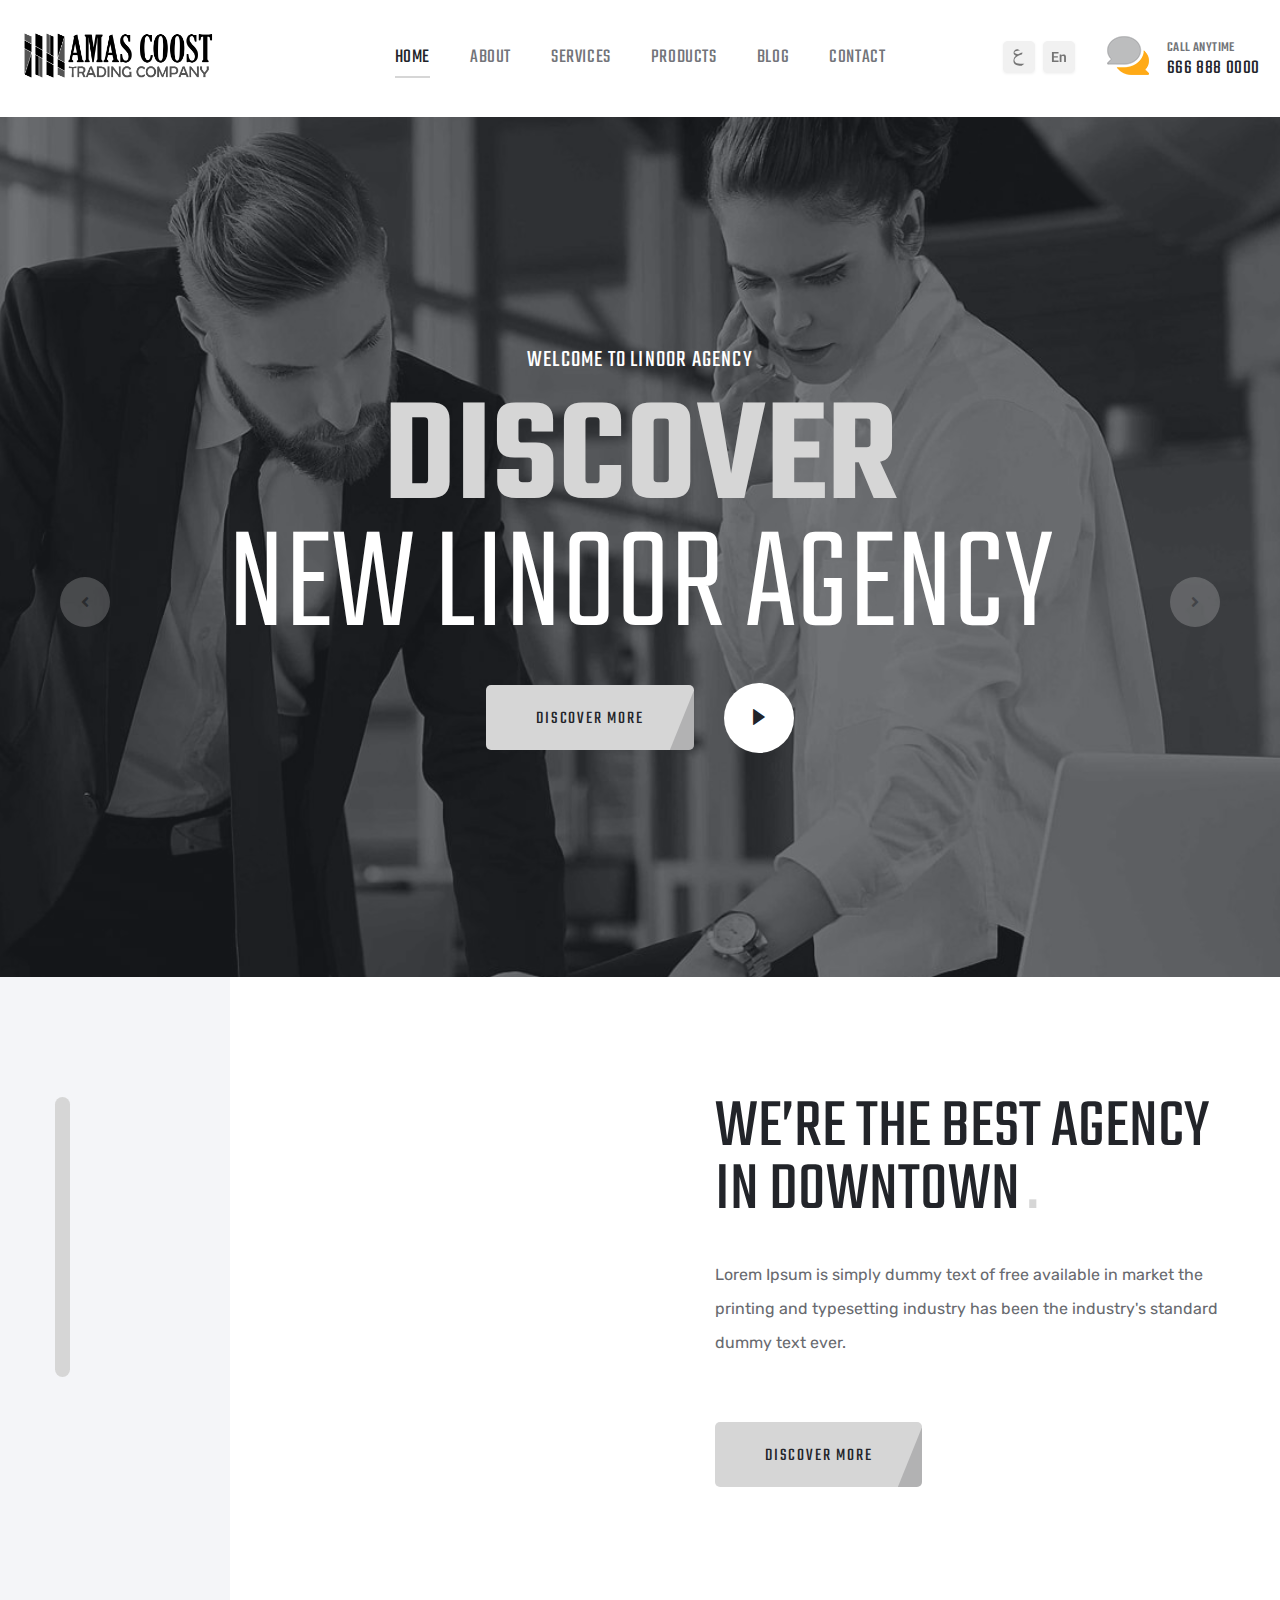
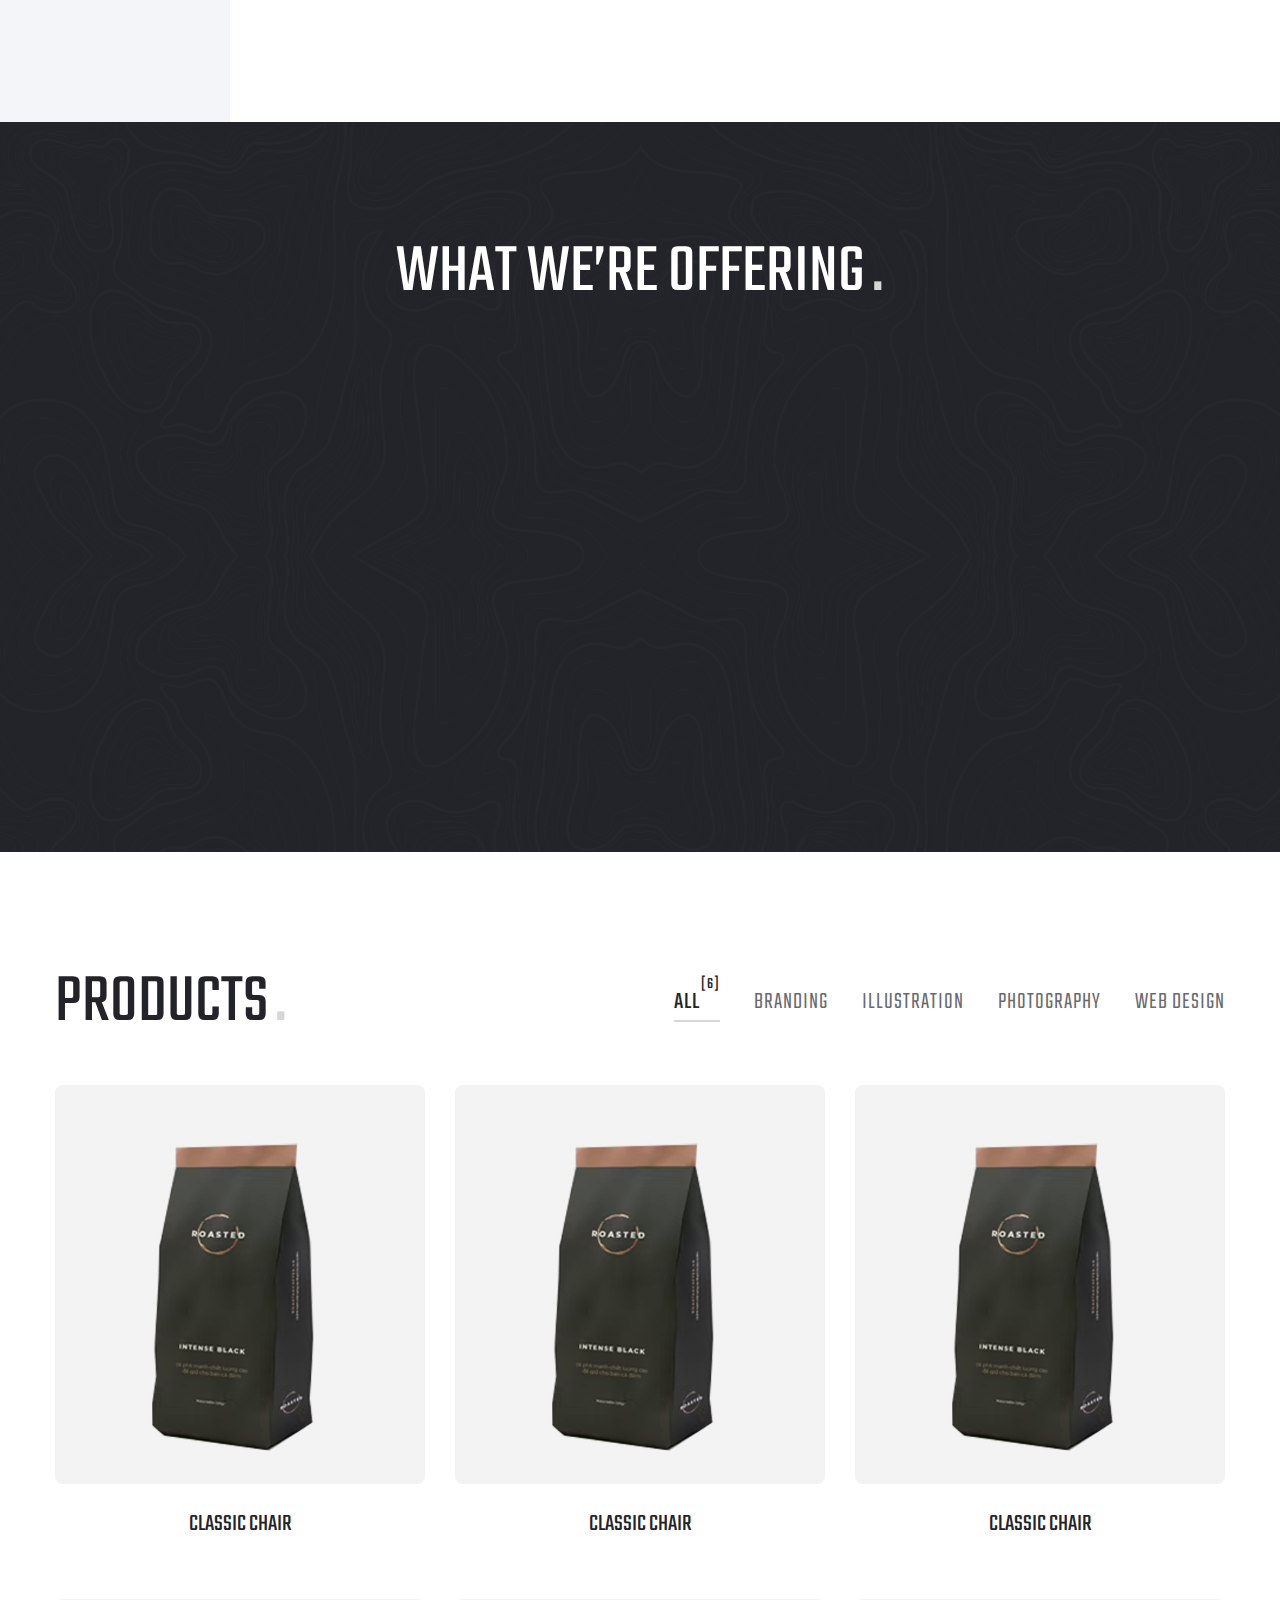
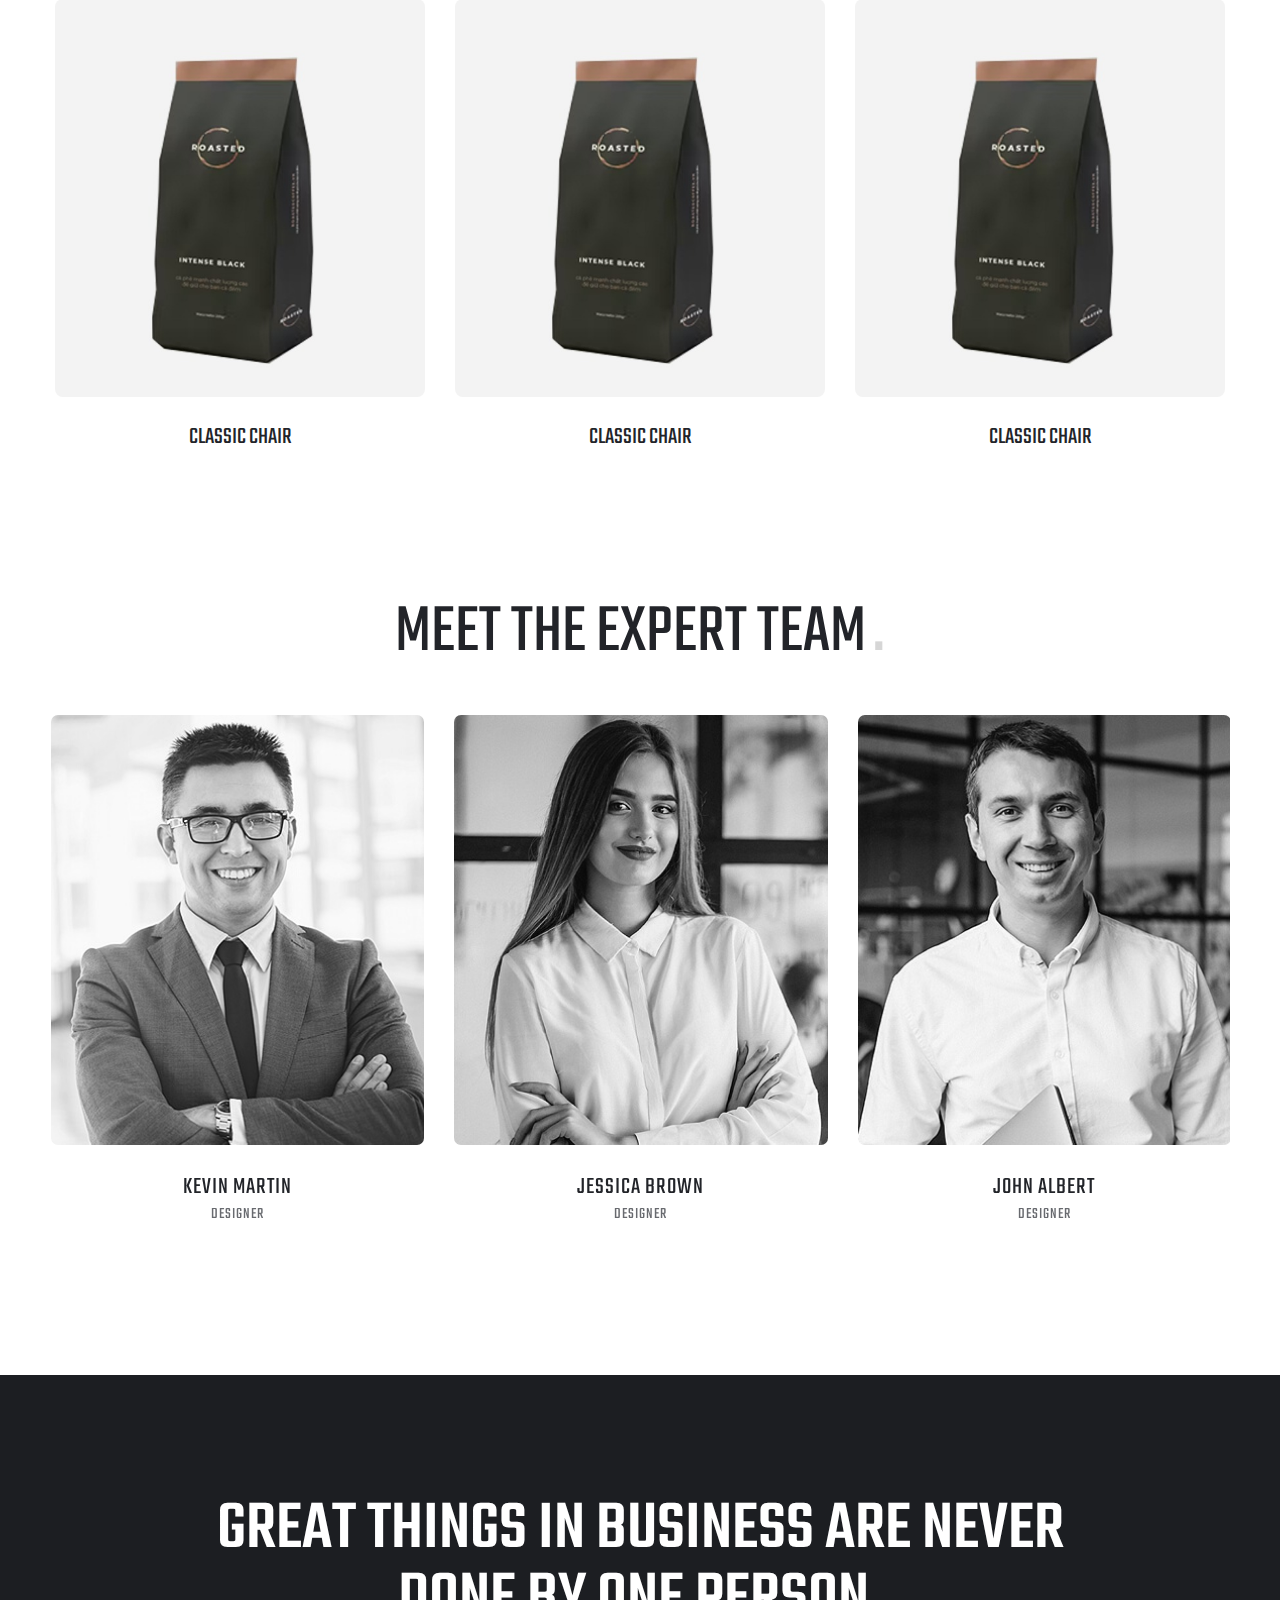
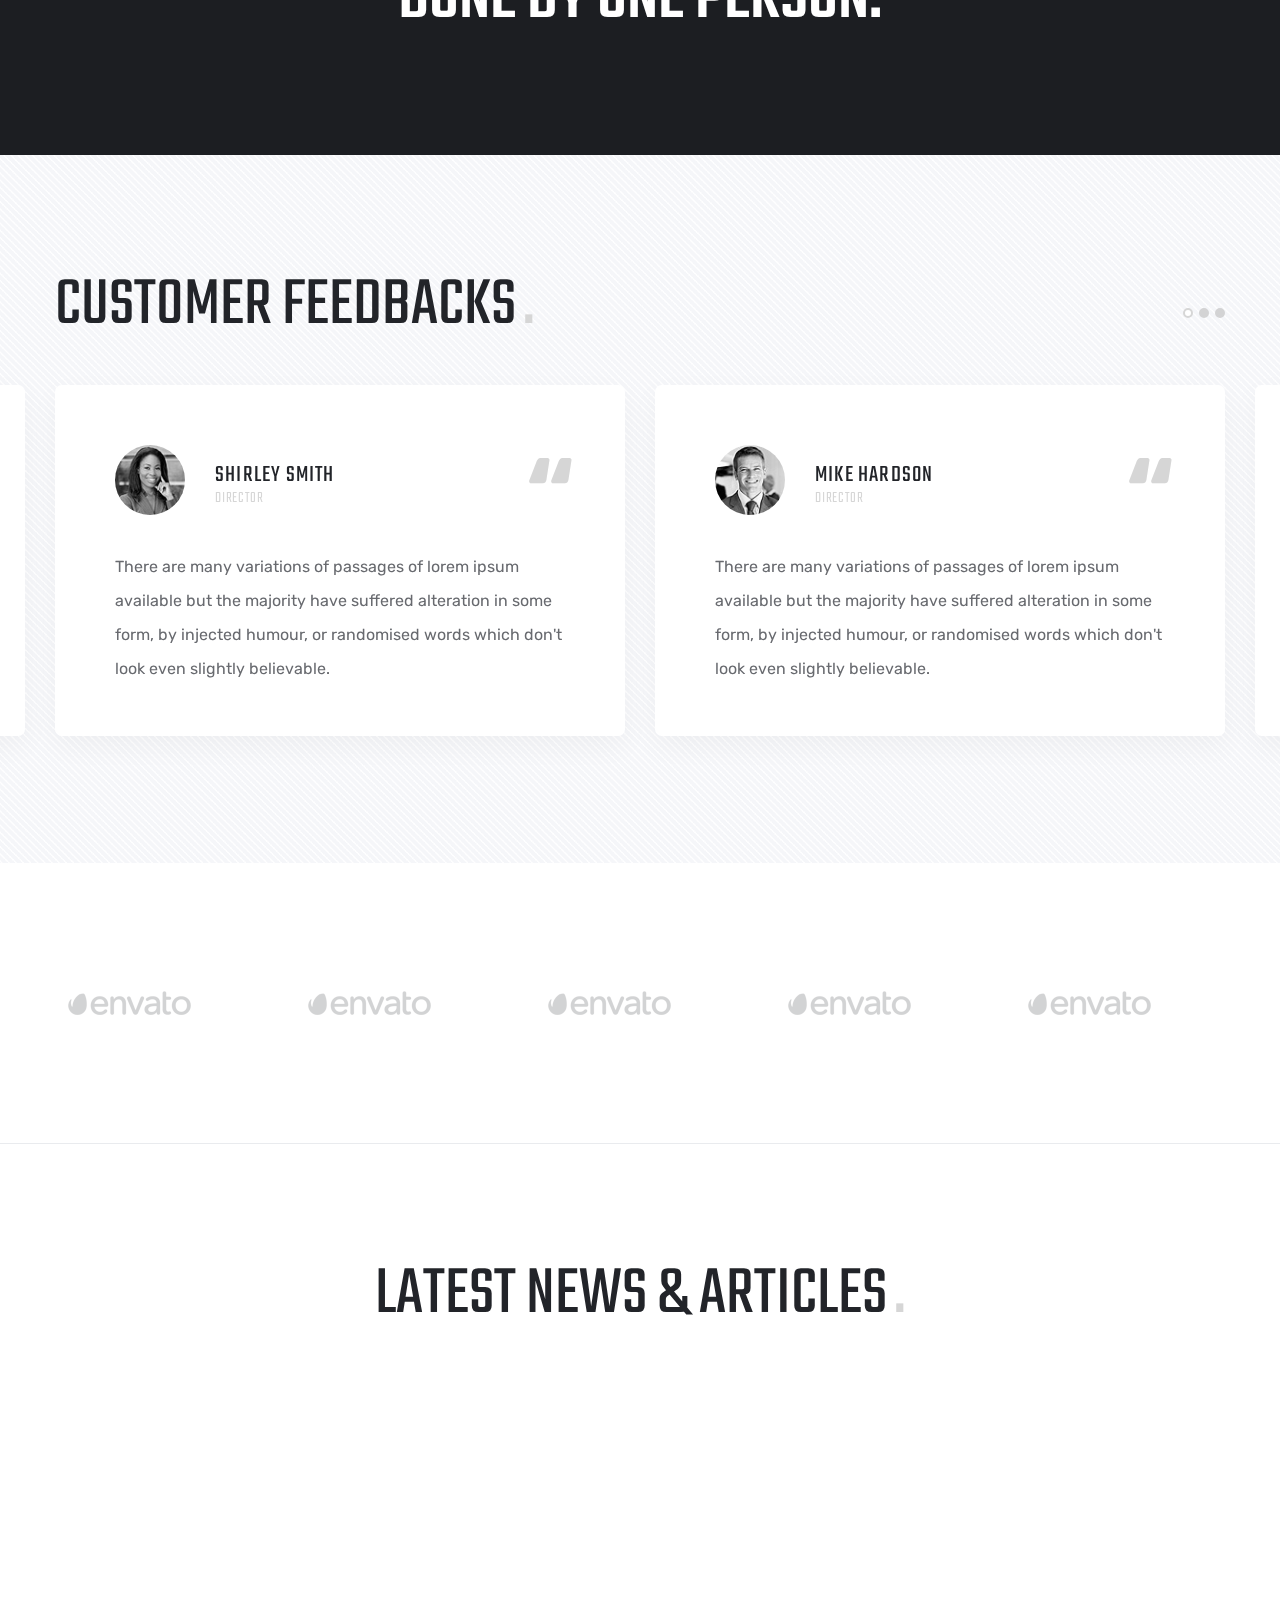
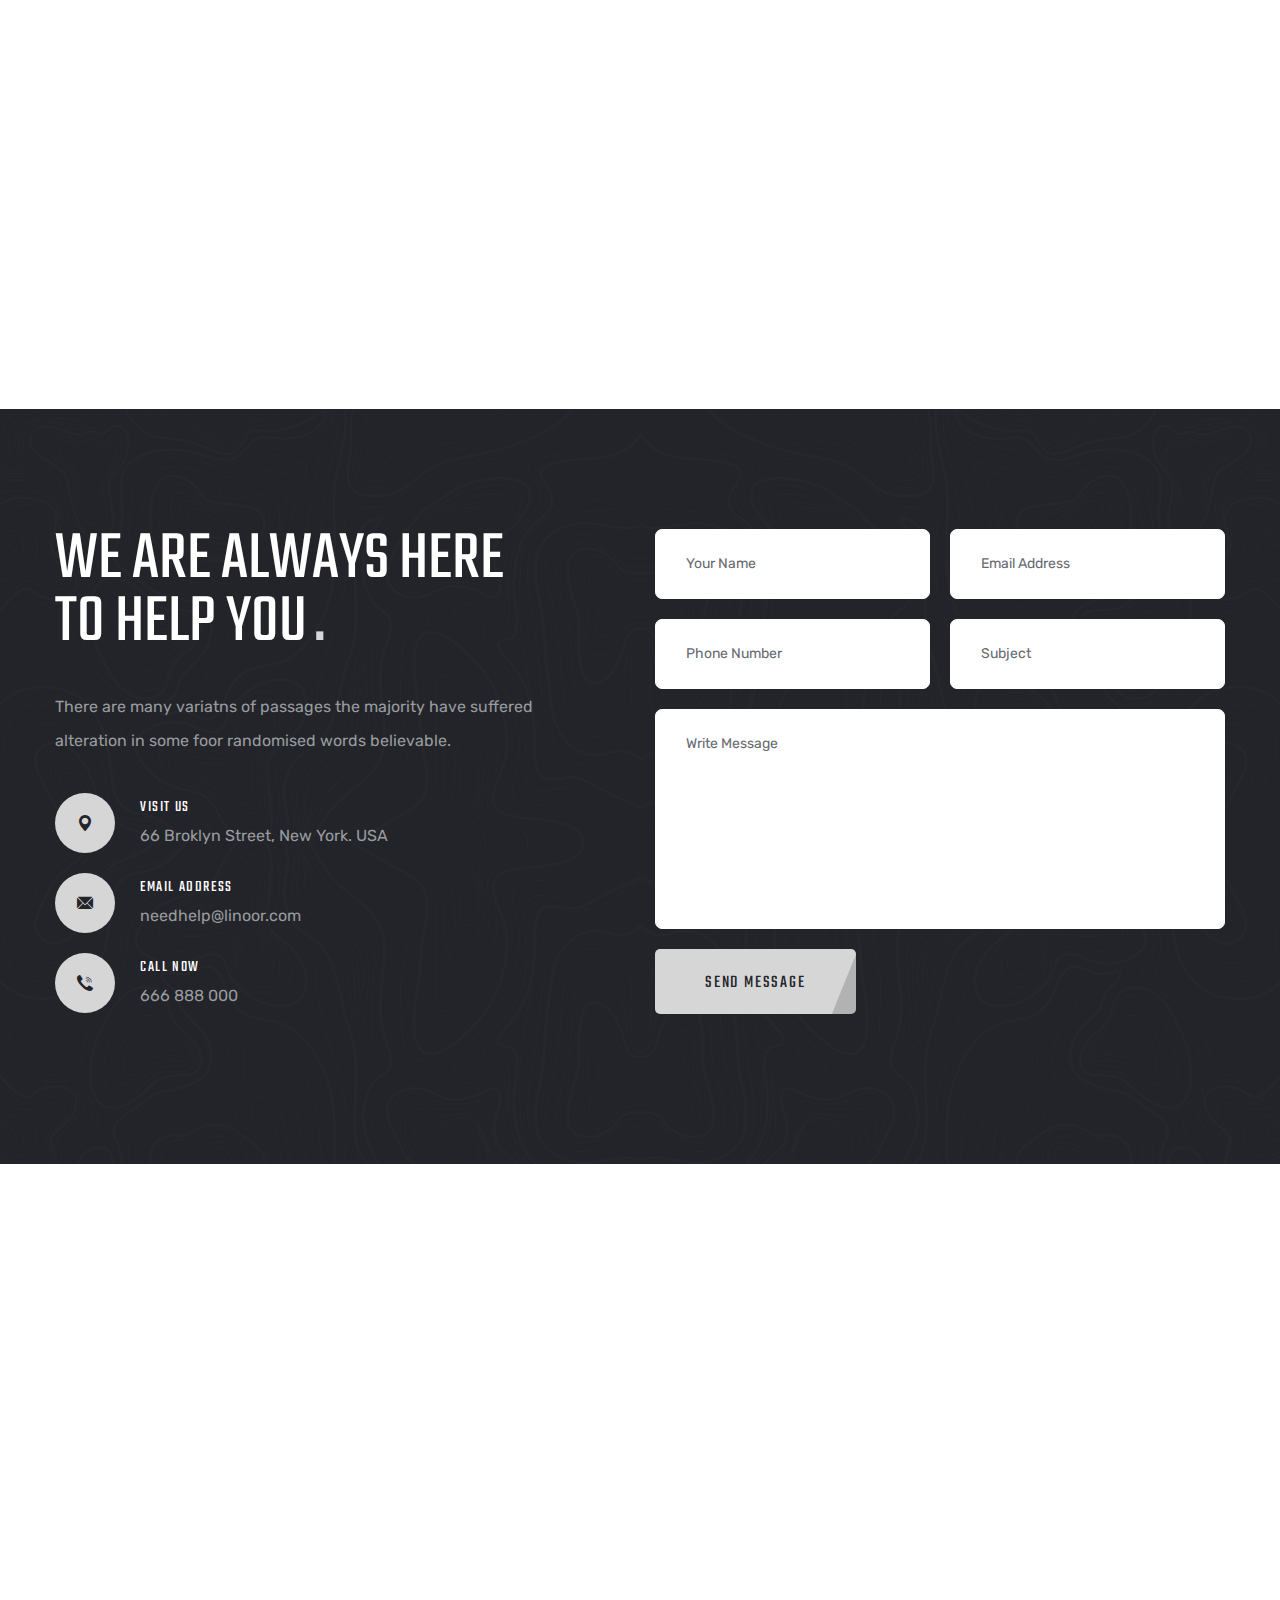
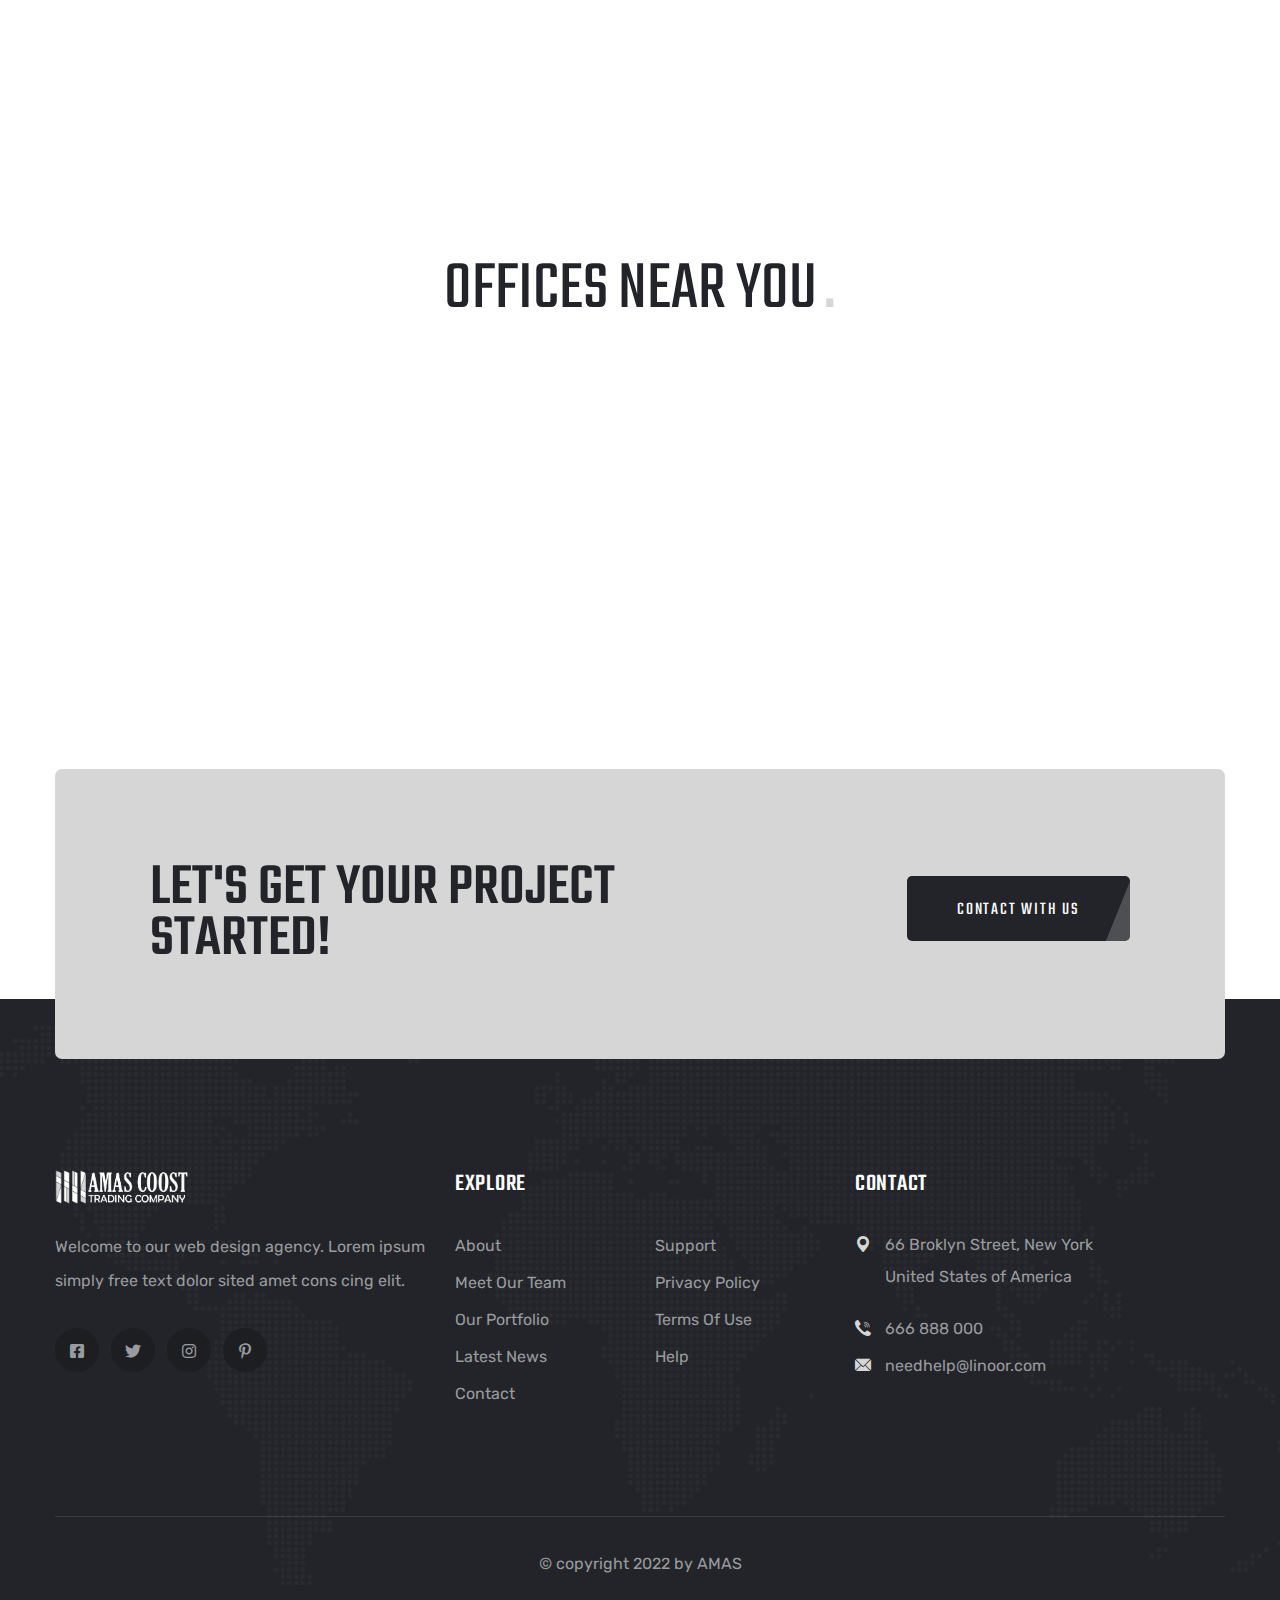
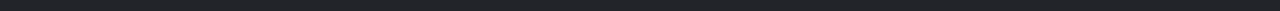
<file: index.html>
﻿<!DOCTYPE html>
<html lang="en">

<head>
    <meta charset="utf-8">
    <title>AMS COOST | HOME</title>
    <!-- Stylesheets -->
    <link rel="preconnect" href="https://fonts.gstatic.com">
    <link
            href="https://fonts.googleapis.com/css2?family=Rubik:ital,wght@0,300;0,400;0,500;0,600;0,700;1,400;1,500;1,600;1,700&amp;family=Teko:wght@300;400;500;600;700&amp;display=swap"
            rel="stylesheet">
    <link href="css/bootstrap.min.css" rel="stylesheet">
    <link href="css/fontawesome-all.css" rel="stylesheet">
    <link href="css/owl.css" rel="stylesheet">
    <link href="css/flaticon.css" rel="stylesheet">
    <link href="css/animate.css" rel="stylesheet">
    <link href="css/jquery-ui.css" rel="stylesheet">
    <link href="css/jquery.fancybox.min.css" rel="stylesheet">
    <link href="css/hover.css" rel="stylesheet">
    <link rel="stylesheet" href="css/jarallax.css">
    <link href="css/custom-animate.css" rel="stylesheet">
    <link href="css/style.css" rel="stylesheet">
    <!-- rtl css -->
    <link href="css/rtl.css" rel="stylesheet">
    <!-- Responsive File -->
    <link href="css/responsive.css" rel="stylesheet">

    <!-- Color css -->
    <link rel="stylesheet" id="jssDefault" href="css/colors/color-default.css">

    <link rel="shortcut icon" href="images/favicon.png" id="fav-shortcut" type="image/x-icon">
    <link rel="icon" href="images/favicon.png" id="fav-icon" type="image/x-icon">

    <!-- Responsive Settings -->
    <meta http-equiv="X-UA-Compatible" content="IE=edge">
    <meta name="viewport" content="width=device-width, initial-scale=1.0, maximum-scale=1.0, user-scalable=0">
    <!--[if lt IE 9]><script src="https://cdnjs.cloudflare.com/ajax/libs/html5shiv/3.7.3/html5shiv.js"></script><![endif]-->
    <!--[if lt IE 9]><script src="js/respond.js"></script><![endif]-->
</head>

<body>
    <div class="page-wrapper">
        <!-- Main Header -->
        <header class="main-header header-style-one header-style-four">

            <!-- Header Upper -->
            <div class="header-upper">
                <div class="inner-container clearfix">
                    <!--Logo-->
                    <div class="logo-box">
                        <div class="logo"><a href="index.html" title="Linoor - DIgital Agency HTML Template"><img src="images/logo-dark.png" id="dLogo" class="main-logo" alt="Linoor - DIgital Agency HTML Template" title="Linoor - DIgital Agency HTML Template"></a></div>
                    </div>
                    <div class="nav-outer clearfix">
                        <!--Mobile Navigation Toggler-->
                        <div class="mobile-nav-toggler"><span class="icon flaticon-menu-2"></span><span class="txt">Menu</span></div>

                        <!-- Main Menu -->
                        <nav class="main-menu navbar-expand-md navbar-light">
                            <div class="collapse navbar-collapse show clearfix" id="navbarSupportedContent">
                                <ul class="navigation clearfix one-page-scroll-menu">
                                    <li class="dropdown"><a href="index.html">Home</a></li>
                                    <li><a href="about.html">About</a></li>
                                    <li><a href="services.html">Services</a></li>
                                    <li><a href="products.html">Products</a></li>
                                    <li><a href="blog.html">Blog</a></li>
                                    <li><a href="contact.html">Contact</a></li>
                                </ul>
                            </div>
                        </nav>
                    </div>

                    <div class="other-links clearfix">
                        <div class="cart-btn">
                            <a href="#" class="theme-btn cart-toggler" hreflang="ar" style="">
                                <svg width="36" height="36" viewBox="0 0 36 36" fill="none" xmlns="http://www.w3.org/2000/svg">
                                    <g filter="url(#filter0_d_1311_8043)">
                                        <path d="M2 6C2 3.23858 4.23858 1 7 1H29C31.7614 1 34 3.23858 34 6V28C34 30.7614 31.7614 33 29 33H7C4.23858 33 2 30.7614 2 28V6Z" fill="#F1F1F1"></path>
                                    </g>
                                    <path d="M23.3604 23.8682L20.6426 25.6621C19.153 25.6621 18 25.6012 17.1836 25.4795C15.7728 25.2718 14.6842 24.8564 13.918 24.2334C12.9512 23.4528 12.4678 22.332 12.4678 20.8711C12.4678 19.9831 12.6038 19.1846 12.876 18.4756C13.098 17.8955 13.4167 17.3477 13.832 16.832C14.0326 16.5885 14.3835 16.2197 14.8848 15.7256C14.1973 15.3818 13.721 15.0846 13.4561 14.834C12.8688 14.2826 12.5752 13.5843 12.5752 12.7393C12.5752 11.9801 12.8939 11.2354 13.5312 10.5049C14.2617 9.66699 15.1462 9.24805 16.1846 9.24805C16.6501 9.24805 17.1442 9.38411 17.667 9.65625C18.0179 9.83529 18.4583 10.1325 18.9883 10.5479C18.2865 10.5479 17.5667 10.5944 16.8291 10.6875C15.8766 10.8092 15.1068 10.9847 14.5195 11.2139C13.8034 11.4932 13.4453 11.8369 13.4453 12.2451C13.4453 12.682 13.8571 13.0973 14.6807 13.4912C15.3753 13.8206 16.1631 14.0534 17.0439 14.1895C17.7601 13.8027 18.4583 13.4733 19.1387 13.2012C19.8978 12.9004 20.6855 12.6497 21.502 12.4492L21.0508 14.125C19.5612 14.7051 18.487 15.1491 17.8281 15.457C16.4961 16.0872 15.4756 16.7318 14.7666 17.3906C13.8571 18.2357 13.4023 19.1416 13.4023 20.1084C13.4023 21.1182 13.7819 21.9131 14.541 22.4932C15.1999 22.9945 16.1702 23.349 17.4521 23.5566C18.4691 23.7214 19.7653 23.8037 21.3408 23.8037C21.6774 23.8037 22.014 23.8001 22.3506 23.793C22.6872 23.7858 23.0238 23.7786 23.3604 23.7715V23.8682Z" fill="#747474"></path>
                                    <defs>
                                        <filter id="filter0_d_1311_8043" x="0" y="0" width="36" height="36" filterUnits="userSpaceOnUse" color-interpolation-filters="sRGB">
                                            <feFlood flood-opacity="0" result="BackgroundImageFix"></feFlood>
                                            <feColorMatrix in="SourceAlpha" type="matrix" values="0 0 0 0 0 0 0 0 0 0 0 0 0 0 0 0 0 0 127 0" result="hardAlpha"></feColorMatrix>
                                            <feOffset dy="1"></feOffset>
                                            <feGaussianBlur stdDeviation="1"></feGaussianBlur>
                                            <feColorMatrix type="matrix" values="0 0 0 0 0 0 0 0 0 0 0 0 0 0 0 0 0 0 0.05 0"></feColorMatrix>
                                            <feBlend mode="normal" in2="BackgroundImageFix" result="effect1_dropShadow_1311_8043"></feBlend>
                                            <feBlend mode="normal" in="SourceGraphic" in2="effect1_dropShadow_1311_8043" result="shape"></feBlend>
                                        </filter>
                                    </defs>
                                </svg>

                            </a>
                            <a href="#" class="theme-btn cart-toggler" hreflang="ar" style="">
                                <svg width="36" height="36" viewBox="0 0 36 36" fill="none" xmlns="http://www.w3.org/2000/svg">
                                    <g filter="url(#filter0_d_905_8394)">
                                        <path d="M2 6C2 3.23858 4.23858 1 7 1H29C31.7614 1 34 3.23858 34 6V28C34 30.7614 31.7614 33 29 33H7C4.23858 33 2 30.7614 2 28V6Z" fill="#F1F1F1"></path>
                                        <path d="M17.5469 20.5234V22H12.2559V20.5234H17.5469ZM12.8301 12.0469V22H10.9502V12.0469H12.8301ZM16.8564 16.1553V17.5977H12.2559V16.1553H16.8564ZM17.5264 12.0469V13.5303H12.2559V12.0469H17.5264ZM20.4863 16.1826V22H18.6816V14.6035H20.377L20.4863 16.1826ZM20.1992 18.0352H19.666C19.6706 17.4974 19.7435 17.0098 19.8848 16.5723C20.026 16.1348 20.2243 15.7588 20.4795 15.4443C20.7393 15.1299 21.0469 14.8883 21.4023 14.7197C21.7578 14.5511 22.1543 14.4668 22.5918 14.4668C22.9473 14.4668 23.2686 14.5169 23.5557 14.6172C23.8428 14.7174 24.0889 14.877 24.2939 15.0957C24.5036 15.3145 24.6631 15.6016 24.7725 15.957C24.8864 16.3079 24.9434 16.7409 24.9434 17.2559V22H23.125V17.2422C23.125 16.9049 23.0749 16.6383 22.9746 16.4424C22.8789 16.2464 22.7376 16.1074 22.5508 16.0254C22.3685 15.9434 22.1429 15.9023 21.874 15.9023C21.596 15.9023 21.3522 15.9593 21.1426 16.0732C20.9375 16.1826 20.7643 16.3353 20.623 16.5312C20.4863 16.7272 20.3815 16.9528 20.3086 17.208C20.2357 17.4632 20.1992 17.7389 20.1992 18.0352Z" fill="#747474"></path>
                                    </g>
                                    <defs>
                                        <filter id="filter0_d_905_8394" x="0" y="0" width="36" height="36" filterUnits="userSpaceOnUse" color-interpolation-filters="sRGB">
                                            <feFlood flood-opacity="0" result="BackgroundImageFix"></feFlood>
                                            <feColorMatrix in="SourceAlpha" type="matrix" values="0 0 0 0 0 0 0 0 0 0 0 0 0 0 0 0 0 0 127 0" result="hardAlpha"></feColorMatrix>
                                            <feOffset dy="1"></feOffset>
                                            <feGaussianBlur stdDeviation="1"></feGaussianBlur>
                                            <feColorMatrix type="matrix" values="0 0 0 0 0 0 0 0 0 0 0 0 0 0 0 0 0 0 0.05 0"></feColorMatrix>
                                            <feBlend mode="normal" in2="BackgroundImageFix" result="effect1_dropShadow_905_8394"></feBlend>
                                            <feBlend mode="normal" in="SourceGraphic" in2="effect1_dropShadow_905_8394" result="shape"></feBlend>
                                        </filter>
                                    </defs>
                                </svg>
                            </a>

                        </div>
                        <div class="link-box">
                            <div class="call-us">
                                <a class="link" href="tel:6668880000">
                                    <span class="icon"></span>
                                    <span class="sub-text">Call Anytime</span>
                                    <span class="number">666 888 0000</span>
                                </a>
                            </div>
                        </div>
                    </div>

                </div>
            </div>
            <!--End Header Upper-->


        </header>
        <!-- End Main Header -->

        <!--Mobile Menu-->
        <div class="side-menu__block">


            <div class="side-menu__block-overlay custom-cursor__overlay">
                <div class="cursor"></div>
                <div class="cursor-follower"></div>
            </div><!-- /.side-menu__block-overlay -->
            <div class="side-menu__block-inner ">
                <div class="side-menu__top justify-content-end">

                    <a href="#" class="side-menu__toggler side-menu__close-btn"><img src="images/icons/close-1-1.png" alt=""></a>
                </div><!-- /.side-menu__top -->


                <nav class="mobile-nav__container">
                    <!-- content is loading via js -->
                </nav>
                <div class="side-menu__sep"></div><!-- /.side-menu__sep -->
                <div class="side-menu__content">
                    <p>Linoor is a premium Template for Digital Agencies, Start Ups, Small Business and a wide range of
                        other agencies.</p>
                    <p><a href="mailto:needhelp@linoor.com">needhelp@linoor.com</a> <br> <a href="tel:888-999-0000">888
                            999 0000</a></p>
                    <div class="side-menu__social">
                        <a href="#"><i class="fab fa-facebook-square"></i></a>
                        <a href="#"><i class="fab fa-twitter"></i></a>
                        <a href="#"><i class="fab fa-instagram"></i></a>
                        <a href="#"><i class="fab fa-pinterest-p"></i></a>
                    </div>
                </div><!-- /.side-menu__content -->
            </div><!-- /.side-menu__block-inner -->
        </div><!-- /.side-menu__block -->


        <!-- Banner Section -->
        <section class="banner-section banner-one banner-one-page" id="home">

            <div class="banner-carousel owl-theme owl-carousel">
                <!-- Slide Item -->
                <div class="slide-item">
                    <div class="image-layer" style="background-image: url(images/main-slider/2-1.jpg);"></div>

                    <div class="auto-container">
                        <div class="content-box">
                            <div class="content">
                                <div class="inner text-center">
                                    <div class="sub-title">welcome to Linoor agency</div>
                                    <h1>Discover <br> <span>new linoor agency</span></h1>
                                    <div class="link-box">
                                        <a class="theme-btn btn-style-one" href="about.html">
                                            <i class="btn-curve"></i>
                                            <span class="btn-title">Discover More</span>
                                        </a>
                                        <div class="vid-link">
                                            <a href="https://www.youtube.com/watch?v=Get7rqXYrbQ" class="lightbox-image">
                                                <div class="icon"><span class="flaticon-play-button-1"></span><i class="ripple"></i></div>
                                            </a>
                                        </div>
                                    </div>
                                </div>
                            </div>
                        </div>
                    </div>
                </div>

                <!-- Slide Item -->
                <div class="slide-item">
                    <div class="image-layer" style="background-image: url(images/main-slider/2-2.jpg);"></div>

                    <div class="auto-container">
                        <div class="content-box">
                            <div class="content">
                                <div class="inner text-center">
                                    <div class="sub-title">welcome to Linoor agency</div>
                                    <h1>Discover <br> <span>new linoor agency</span></h1>
                                    <div class="link-box">
                                        <a class="theme-btn btn-style-one" href="about.html">
                                            <i class="btn-curve"></i>
                                            <span class="btn-title">Discover More</span>
                                        </a>
                                        <div class="vid-link">
                                            <a href="https://www.youtube.com/watch?v=Get7rqXYrbQ" class="lightbox-image">
                                                <div class="icon"><span class="flaticon-play-button-1"></span><i class="ripple"></i></div>
                                            </a>
                                        </div>
                                    </div>
                                </div>
                            </div>
                        </div>
                    </div>
                </div>

            </div>
        </section>
        <!--End Banner Section -->

        <!--About Section-->
        <section class="about-section" id="about">
            <div class="auto-container">
                <div class="row clearfix">
                    <!--Image Column-->
                    <div class="image-column col-xl-6 col-lg-12 col-md-12 col-sm-12">
                        <div class="inner">
                            <div class="image-block wow fadeInLeft" data-wow-delay="0ms" data-wow-duration="1500ms"><img src="images/resource/featured-image-1.jpg" alt=""></div>
                        </div>
                    </div>
                    <!--Text Column-->
                    <div class="text-column col-xl-6 col-lg-12 col-md-12 col-sm-12">
                        <div class="inner">
                            <div class="sec-title">
                                <h2>We’re the best agency <br>in downtown<span class="dot">.</span></h2>
                            </div>
                            <div class="text">
                                <p>Lorem Ipsum is simply dummy text of free available in market the printing and
                                    typesetting industry has been the industry's standard dummy text ever.</p>
                            </div>

                            <div class="link-box">
                                <a class="theme-btn btn-style-one" href="about.html">
                                    <i class="btn-curve"></i>
                                    <span class="btn-title">Discover More</span>
                                </a>
                            </div>
                        </div>
                    </div>
                </div>
            </div>
        </section>


        <!--Services Section-->
        <section class="services-section-three services-section-three__one-page" id="services">
            <div class="auto-container">
                <div class="sec-title centered">
                    <h2>What we’re offering<span class="dot">.</span></h2>
                </div>
                <div class="services">
                    <div class="row clearfix">
                        <!--Service Block-->
                        <div class="service-block-two col-xl-3 col-lg-6 col-md-6 col-sm-12">
                            <div class="inner-box wow fadeInUp" data-wow-delay="0ms" data-wow-duration="1500ms">
                                <div class="bottom-curve"></div>
                                <div class="icon-box">
                                    <img src="images/icons/graphic-design.png" alt="--">
                                </div>
                                <h5><a href="#">Modern <br>Designing</a></h5>
                                <div class="text">Lorem ipsum is are many variations of pass of majority.</div>
                                <div class="link-box"><a href="#"><span class="fa fa-angle-right"></span></a></div>
                            </div>
                        </div>

                        <!--Service Block-->
                        <div class="service-block-two col-xl-3 col-lg-6 col-md-6 col-sm-12">
                            <div class="inner-box wow fadeInUp" data-wow-delay="300ms" data-wow-duration="1500ms">
                                <div class="bottom-curve"></div>
                                <div class="icon-box">
                                    <img src="images/icons/graphic-design.png" alt="--">
                                </div>
                                <h5><a href="#">MARKETING <br>STRATEGY</a></h5>
                                <div class="text">Lorem ipsum is are many variations of pass of majority.</div>
                                <div class="link-box"><a href="#"><span class="fa fa-angle-right"></span></a></div>
                            </div>
                        </div>

                        <!--Service Block-->
                        <div class="service-block-two col-xl-3 col-lg-6 col-md-6 col-sm-12">
                            <div class="inner-box wow fadeInUp" data-wow-delay="600ms" data-wow-duration="1500ms">
                                <div class="bottom-curve"></div>
                                <div class="icon-box">
                                    <img src="images/icons/graphic-design.png" alt="--">
                                </div>
                                <h5><a href="#">Digital <br>Products</a></h5>
                                <div class="text">Lorem ipsum is are many variations of pass of majority.</div>
                                <div class="link-box"><a href="#"><span class="fa fa-angle-right"></span></a></div>
                            </div>
                        </div>

                        <!--Service Block-->
                        <div class="service-block-two col-xl-3 col-lg-6 col-md-6 col-sm-12">
                            <div class="inner-box wow fadeInUp" data-wow-delay="900ms" data-wow-duration="1500ms">
                                <div class="bottom-curve"></div>
                                <div class="icon-box">
                                    <img src="images/icons/graphic-design.png" alt="--">
                                </div>
                                <h5><a href="#">Website <br>Development</a></h5>
                                <div class="text">Lorem ipsum is are many variations of pass of majority.</div>
                                <div class="link-box"><a href="#"><span class="fa fa-angle-right"></span></a></div>
                            </div>
                        </div>

                    </div>
                </div>
            </div>
        </section>

        <!-- Gallery Section -->
        <section class="gallery-section gallery-section__dark">
            <div class="auto-container">
                <!--MixitUp Galery-->
                <div class="mixitup-gallery">
                    <div class="upper-row clearfix">
                        <div class="sec-title">
                            <h2>Products<span class="dot">.</span></h2>
                        </div>
                        <!--Filter-->
                        <div class="filters clearfix">
                            <ul class="filter-tabs filter-btns clearfix">
                                <li class="active filter" data-role="button" data-filter="all">All<sup>[6]</sup></li>
                                <li class="filter" data-role="button" data-filter=".branding">Branding<sup>[3]</sup>
                                </li>
                                <li class="filter" data-role="button" data-filter=".illustration">
                                    illustration<sup>[3]</sup></li>
                                <li class="filter" data-role="button" data-filter=".photography">
                                    Photography<sup>[3]</sup></li>
                                <li class="filter" data-role="button" data-filter=".web-design">Web Design<sup>[4]</sup>
                                </li>
                            </ul>
                        </div>
                    </div>
                    <div class="filter-list row">
                        <!-- Gallery Item -->
                        <div class="gallery-item mix all web-design col-lg-4 col-md-6 col-sm-12">
                            <div class="product-card">
                                <div class="product-card__image">
                                    <img src="images/prod.jpeg" alt="">
                                    <div class="product-card__buttons">
                                        <a class="theme-btn btn-style-two" href="product-details.html">
                                            <i class="btn-curve"></i>
                                            <span class="btn-title">Go To Product</span>
                                        </a>
                                    </div><!-- /.product-card__buttons -->
                                </div><!-- /.product-card__image -->
                                <div class="product-card__content">
                                    <h3 class="product-card__title"><a href="product-details.html">Classic Chair</a>
                                    </h3>
                                </div>
                            </div><!-- /.product-card -->
                        </div>

                        <!-- Gallery Item -->
                        <div class="gallery-item mix all photography web-design col-lg-4 col-md-6 col-sm-12">
                            <div class="product-card">
                                <div class="product-card__image">
                                    <img src="images/prod.jpeg" alt="">
                                    <div class="product-card__buttons">
                                        <a class="theme-btn btn-style-two" href="product-details.html">
                                            <i class="btn-curve"></i>
                                            <span class="btn-title">Go To Product</span>
                                        </a>
                                    </div><!-- /.product-card__buttons -->
                                </div><!-- /.product-card__image -->
                                <div class="product-card__content">
                                    <h3 class="product-card__title"><a href="product-details.html">Classic Chair</a>
                                    </h3>
                                </div>
                            </div><!-- /.product-card -->
                        </div>

                        <!-- Gallery Item -->
                        <div class="gallery-item mix all branding web-design col-lg-4 col-md-6 col-sm-12">
                            <div class="product-card">
                                <div class="product-card__image">
                                    <img src="images/prod.jpeg" alt="">
                                    <div class="product-card__buttons">
                                        <a class="theme-btn btn-style-two" href="product-details.html">
                                            <i class="btn-curve"></i>
                                            <span class="btn-title">Go To Product</span>
                                        </a>
                                    </div><!-- /.product-card__buttons -->
                                </div><!-- /.product-card__image -->
                                <div class="product-card__content">
                                    <h3 class="product-card__title"><a href="product-details.html">Classic Chair</a>
                                    </h3>
                                </div>
                            </div><!-- /.product-card -->
                        </div>

                        <!-- Gallery Item -->
                        <div class="gallery-item mix all branding illustration col-lg-4 col-md-6 col-sm-12">
                            <div class="product-card">
                                <div class="product-card__image">
                                    <img src="images/prod.jpeg" alt="">
                                    <div class="product-card__buttons">
                                        <a class="theme-btn btn-style-two" href="product-details.html">
                                            <i class="btn-curve"></i>
                                            <span class="btn-title">Go To Product</span>
                                        </a>
                                    </div><!-- /.product-card__buttons -->
                                </div><!-- /.product-card__image -->
                                <div class="product-card__content">
                                    <h3 class="product-card__title"><a href="product-details.html">Classic Chair</a>
                                    </h3>
                                </div>
                            </div><!-- /.product-card -->
                        </div>

                        <!-- Gallery Item -->
                        <div class="gallery-item mix all branding illustration photography web-design col-lg-4 col-md-6 col-sm-12">
                            <div class="product-card">
                                <div class="product-card__image">
                                    <img src="images/prod.jpeg" alt="">
                                    <div class="product-card__buttons">
                                        <a class="theme-btn btn-style-two" href="product-details.html">
                                            <i class="btn-curve"></i>
                                            <span class="btn-title">Go To Product</span>
                                        </a>
                                    </div><!-- /.product-card__buttons -->
                                </div><!-- /.product-card__image -->
                                <div class="product-card__content">
                                    <h3 class="product-card__title"><a href="product-details.html">Classic Chair</a>
                                    </h3>
                                </div>
                            </div><!-- /.product-card -->
                        </div>

                        <!-- Gallery Item -->
                        <div class="gallery-item mix all illustration photography col-lg-4 col-md-6 col-sm-12">
                            <div class="product-card">
                                <div class="product-card__image">
                                    <img src="images/prod.jpeg" alt="">
                                    <div class="product-card__buttons">
                                        <a class="theme-btn btn-style-two" href="product-details.html">
                                            <i class="btn-curve"></i>
                                            <span class="btn-title">Go To Product</span>
                                        </a>
                                    </div><!-- /.product-card__buttons -->
                                </div><!-- /.product-card__image -->
                                <div class="product-card__content">
                                    <h3 class="product-card__title"><a href="product-details.html">Classic Chair</a>
                                    </h3>
                                </div>
                            </div><!-- /.product-card -->
                        </div>

                    </div>

                </div>

            </div>
        </section>

        <!-- Team Section -->
        <section class="team-section no-padd-top" id="team">
            <div class="auto-container">
                <div class="sec-title centered">
                    <h2>Meet the expert team<span class="dot">.</span></h2>
                </div>
            </div>
            <div class="auto-container">
                <div class="carousel-box">
                    <div class="team-carousel__one-page owl-theme owl-carousel">
                        <!--Team-->
                        <div class="team-block">
                            <div class="inner-box">
                                <div class="image-box">
                                    <a href="javascript:void(0)"><img src="images/resource/team-1.jpg" alt=""></a>
                                </div>
                                <div class="lower-box">
                                    <h5><a href="javascript:void(0)">Kevin martin</a></h5>
                                    <div class="designation">Designer</div>
                                </div>
                            </div>
                        </div>

                        <!--Team-->
                        <div class="team-block">
                            <div class="inner-box">
                                <div class="image-box">
                                    <a href="javascript:void(0)"><img src="images/resource/team-2.jpg" alt=""></a>
                                </div>
                                <div class="lower-box">
                                    <h5><a href="javascript:void(0)">Jessica Brown</a></h5>
                                    <div class="designation">Designer</div>
                                </div>
                            </div>
                        </div>

                        <!--Team-->
                        <div class="team-block">
                            <div class="inner-box">
                                <div class="image-box">
                                    <a href="javascript:void(0)"><img src="images/resource/team-3.jpg" alt=""></a>
                                </div>
                                <div class="lower-box">
                                    <h5><a href="javascript:void(0)">John Albert</a></h5>
                                    <div class="designation">Designer</div>
                                </div>
                            </div>
                        </div>




                    </div>
                </div>
            </div><!-- /.auto-container -->
        </section>

        <!-- Parallax Section -->
        <section class="parallax-section jarallax" data-jarallax="" data-speed="0.3" data-imgposition="50% 80%">
            <!-- <div class="image-layer" style="background-image: url(images/background/image-2.jpg);"></div> -->
            <img src="images/background/image-2.jpg" alt="" class="jarallax-img">
            <div class="auto-container">
                <div class="content-box">
                    <h2>Great things in business are never done by one person.</h2>
                </div>
            </div>
        </section>
        <!-- End Funfacts Section -->

        <!--Testimonials Section-->
        <section class="testimonials-section" id="testimonials">
            <div class="auto-container">
                <div class="sec-title">
                    <h2>Customer feedbacks<span class="dot">.</span></h2>
                </div>
                <div class="carousel-box">
                    <div class="testimonials-carousel owl-theme owl-carousel">
                        <div class="testi-block">
                            <div class="inner">
                                <div class="icon"><span>“</span></div>
                                <div class="info">
                                    <div class="image"><a href="team.html"><img src="images/resource/author-1.jpg" alt=""></a></div>
                                    <div class="name">Shirley Smith</div>
                                    <div class="designation">Director</div>
                                </div>
                                <div class="text">There are many variations of passages of lorem ipsum available but the
                                    majority have suffered alteration in some form, by injected humour, or randomised
                                    words which don't look even slightly believable.</div>
                            </div>
                        </div>
                        <div class="testi-block">
                            <div class="inner">
                                <div class="icon"><span>“</span></div>
                                <div class="info">
                                    <div class="image"><a href="team.html"><img src="images/resource/author-2.jpg" alt=""></a></div>
                                    <div class="name">Mike hardson</div>
                                    <div class="designation">Director</div>
                                </div>
                                <div class="text">There are many variations of passages of lorem ipsum available but the
                                    majority have suffered alteration in some form, by injected humour, or randomised
                                    words which don't look even slightly believable.</div>
                            </div>
                        </div>
                        <div class="testi-block">
                            <div class="inner">
                                <div class="icon"><span>“</span></div>
                                <div class="info">
                                    <div class="image"><a href="team.html"><img src="images/resource/author-3.jpg" alt=""></a></div>
                                    <div class="name">Sarah albert</div>
                                    <div class="designation">Director</div>
                                </div>
                                <div class="text">There are many variations of passages of lorem ipsum available but the
                                    majority have suffered alteration in some form, by injected humour, or randomised
                                    words which don't look even slightly believable.</div>
                            </div>
                        </div>
                        <div class="testi-block">
                            <div class="inner">
                                <div class="icon"><span>“</span></div>
                                <div class="info">
                                    <div class="image"><a href="team.html"><img src="images/resource/author-1.jpg" alt=""></a></div>
                                    <div class="name">Shirley Smith</div>
                                    <div class="designation">Director</div>
                                </div>
                                <div class="text">There are many variations of passages of lorem ipsum available but the
                                    majority have suffered alteration in some form, by injected humour, or randomised
                                    words which don't look even slightly believable.</div>
                            </div>
                        </div>
                        <div class="testi-block">
                            <div class="inner">
                                <div class="icon"><span>“</span></div>
                                <div class="info">
                                    <div class="image"><a href="team.html"><img src="images/resource/author-2.jpg" alt=""></a></div>
                                    <div class="name">Mike hardson</div>
                                    <div class="designation">Director</div>
                                </div>
                                <div class="text">There are many variations of passages of lorem ipsum available but the
                                    majority have suffered alteration in some form, by injected humour, or randomised
                                    words which don't look even slightly believable.</div>
                            </div>
                        </div>
                        <div class="testi-block">
                            <div class="inner">
                                <div class="icon"><span>“</span></div>
                                <div class="info">
                                    <div class="image"><a href="team.html"><img src="images/resource/author-3.jpg" alt=""></a></div>
                                    <div class="name">Sarah albert</div>
                                    <div class="designation">Director</div>
                                </div>
                                <div class="text">There are many variations of passages of lorem ipsum available but the
                                    majority have suffered alteration in some form, by injected humour, or randomised
                                    words which don't look even slightly believable.</div>
                            </div>
                        </div>
                    </div>
                </div>
            </div>
        </section>



        <!--Sponsors Section-->
        <section class="sponsors-section sponsors-section__one-page">
            <div class="sponsors-outer">
                <!--Sponsors-->
                <div class="auto-container">
                    <!--Sponsors Carousel-->
                    <div class="sponsors-carousel owl-theme owl-carousel">
                        <div class="slide-item">
                            <figure class="image-box"><a href="#"><img src="images/clients/1.png" alt=""></a></figure>
                        </div>
                        <div class="slide-item">
                            <figure class="image-box"><a href="#"><img src="images/clients/2.png" alt=""></a></figure>
                        </div>
                        <div class="slide-item">
                            <figure class="image-box"><a href="#"><img src="images/clients/3.png" alt=""></a></figure>
                        </div>
                        <div class="slide-item">
                            <figure class="image-box"><a href="#"><img src="images/clients/4.png" alt=""></a></figure>
                        </div>
                        <div class="slide-item">
                            <figure class="image-box"><a href="#"><img src="images/clients/5.png" alt=""></a></figure>
                        </div>
                        <div class="slide-item">
                            <figure class="image-box"><a href="#"><img src="images/clients/1.png" alt=""></a></figure>
                        </div>
                        <div class="slide-item">
                            <figure class="image-box"><a href="#"><img src="images/clients/2.png" alt=""></a></figure>
                        </div>
                        <div class="slide-item">
                            <figure class="image-box"><a href="#"><img src="images/clients/3.png" alt=""></a></figure>
                        </div>
                        <div class="slide-item">
                            <figure class="image-box"><a href="#"><img src="images/clients/4.png" alt=""></a></figure>
                        </div>
                        <div class="slide-item">
                            <figure class="image-box"><a href="#"><img src="images/clients/5.png" alt=""></a></figure>
                        </div>
                    </div>
                </div>
            </div>
        </section>

        <!-- News Section -->
        <section class="news-section" id="blog">
            <div class="auto-container">
                <div class="sec-title centered">
                    <h2>Latest news & articles<span class="dot">.</span></h2>
                </div>

                <div class="row clearfix">
                    <!--News Block-->
                    <div class="news-block col-lg-4 col-md-6 col-sm-12 wow fadeInUp" data-wow-delay="0ms" data-wow-duration="1500ms">
                        <div class="inner-box">
                            <div class="image-box">
                                <a href="blog-single.html"><img src="images/resource/news-1.jpg" alt=""></a>
                            </div>
                            <div class="lower-box">
                                <h5><a href="blog-single.html">basic rules of running web agency business</a></h5>
                                <div class="text">Lorem ipsum is simply free text used by copytyping refreshing.</div>
                                <div class="link-box"><a class="theme-btn" href="blog-single.html"><span class="flaticon-next-1"></span></a></div>
                            </div>
                        </div>
                    </div>
                    <!--News Block-->
                    <div class="news-block col-lg-4 col-md-6 col-sm-12 wow fadeInUp" data-wow-delay="300ms" data-wow-duration="1500ms">
                        <div class="inner-box">
                            <div class="image-box">
                                <a href="blog-single.html"><img src="images/resource/news-2.jpg" alt=""></a>
                            </div>
                            <div class="lower-box">
                                <h5><a href="blog-single.html">Delivering the best digital marketing</a></h5>
                                <div class="text">Lorem ipsum is simply free text used by copytyping refreshing.</div>
                                <div class="link-box"><a class="theme-btn" href="blog-single.html"><span class="flaticon-next-1"></span></a></div>
                            </div>
                        </div>
                    </div>
                    <!--News Block-->
                    <div class="news-block col-lg-4 col-md-6 col-sm-12 wow fadeInUp" data-wow-delay="600ms" data-wow-duration="1500ms">
                        <div class="inner-box">
                            <div class="image-box">
                                <a href="blog-single.html"><img src="images/resource/news-3.jpg" alt=""></a>
                            </div>
                            <div class="lower-box">
                                <h5><a href="blog-single.html">Introducing the latest linoor features</a></h5>
                                <div class="text">Lorem ipsum is simply free text used by copytyping refreshing.</div>
                                <div class="link-box"><a class="theme-btn" href="blog-single.html"><span class="flaticon-next-1"></span></a></div>
                            </div>
                        </div>
                    </div>
                </div>
            </div>
        </section>

        <!--Get Quote Section-->
        <section class="get-quote-two get-quote-two__one-page" id="contact">
            <div class="auto-container">
                <div class="row clearfix">
                    <!--Left Column-->
                    <div class="left-col col-lg-6 col-md-12 col-sm-12">
                        <div class="inner">
                            <div class="sec-title">
                                <h2>We are always here to help you<span class="dot">.</span></h2>
                            </div>
                            <div class="text">There are many variatns of passages the majority have suffered alteration
                                in some foor randomised words believable.</div>
                            <div class="info">
                                <ul>
                                    <li class="address">
                                        <span class="icon flaticon-pin-1"></span>
                                        <strong>Visit Us</strong>
                                        66 Broklyn Street, New York. USA
                                    </li>
                                    <li>
                                        <span class="icon flaticon-email-2"></span>
                                        <strong>Email address</strong>
                                        <a href="mailto:needhelp@linoor.com">needhelp@linoor.com</a>
                                    </li>
                                    <li>
                                        <span class="icon flaticon-call"></span>
                                        <strong>Call now</strong>
                                        <a href="tel:666888000">666 888 000</a>
                                    </li>
                                </ul>
                            </div>
                        </div>
                    </div>
                    <!--Right Column-->
                    <div class="right-col col-lg-6 col-md-12 col-sm-12">
                        <div class="inner">
                            <div class="form-box">
                                <div class="default-form">
                                    <form method="post" action="sendemail.php" id="contact-form">
                                        <div class="row clearfix">
                                            <div class="form-group col-lg-6 col-md-6 col-sm-12">
                                                <div class="field-inner">
                                                    <input type="text" name="username" value="" placeholder="Your Name" required="">
                                                </div>
                                            </div>
                                            <div class="form-group col-lg-6 col-md-6 col-sm-12">
                                                <div class="field-inner">
                                                    <input type="email" name="email" value="" placeholder="Email Address" required="">
                                                </div>
                                            </div>
                                            <div class="form-group col-lg-6 col-md-6 col-sm-12">
                                                <div class="field-inner">
                                                    <input type="text" name="phone" value="" placeholder="Phone Number" required="">
                                                </div>
                                            </div>
                                            <div class="form-group col-lg-6 col-md-6 col-sm-12">
                                                <div class="field-inner">
                                                    <input type="text" name="subject" value="" placeholder="Subject" required="">
                                                </div>
                                            </div>
                                            <div class="form-group col-lg-12 col-md-12 col-sm-12">
                                                <div class="field-inner">
                                                    <textarea name="message" placeholder="Write Message" required=""></textarea>
                                                </div>
                                            </div>
                                            <div class="form-group col-lg-12 col-md-12 col-sm-12">
                                                <button class="theme-btn btn-style-one">
                                                    <i class="btn-curve"></i>
                                                    <span class="btn-title">Send message</span>
                                                </button>
                                            </div>
                                        </div>
                                    </form>
                                </div>
                            </div>
                        </div>
                    </div>

                </div>
            </div>
        </section>

        <div class="map-section map-section__one-page">
            <div class="map-container">
                <iframe class="map-iframe" src="https://www.google.com/maps/embed?pb=!1m18!1m12!1m3!1d230899.1642407818!2d145.06327708904033!3d-37.792102974783376!2m3!1f0!2f0!3f0!3m2!1i1024!2i768!4f13.1!3m3!1m2!1s0x6ad65cd0db468a97%3A0xb61fde84306fc38a!2sMelbourne%20Zoo!5e0!3m2!1sen!2s!4v1592307685926!5m2!1sen!2s" style="border:0;" aria-hidden="false" tabindex="0"></iframe>
            </div>
        </div>

        <!--Contact Section-->
        <section class="contact-section contact-section__one-page">
            <div class="auto-container">
                <div class="sec-title centered">
                    <h2>Offices near you<span class="dot">.</span></h2>
                </div>

                <div class="upper-info">
                    <div class="row clearfix">
                        <div class="info-block col-xl-3 col-lg-6 col-md-6 col-sm-12 wow fadeInUp" data-wow-delay="0ms" data-wow-duration="1500ms">
                            <div class="inner-box">
                                <h5>Austin</h5>
                                <div class="text">
                                    <ul class="info">
                                        <li>22 Texas West Hills</li>
                                        <li><a href="mailto:needhelp@linoor.com">needhelp@linoor.com</a></li>
                                        <li><a href="tel:666888000">666 888 000</a></li>
                                    </ul>
                                </div>
                            </div>
                        </div>

                        <div class="info-block col-xl-3 col-lg-6 col-md-6 col-sm-12 wow fadeInUp" data-wow-delay="300ms" data-wow-duration="1500ms">
                            <div class="inner-box">
                                <h5>Boston</h5>
                                <div class="text">
                                    <ul class="info">
                                        <li>5 Federal Street Boston</li>
                                        <li><a href="mailto:needhelp@linoor.com">needhelp@linoor.com</a></li>
                                        <li><a href="tel:666888000">666 888 000</a></li>
                                    </ul>
                                </div>
                            </div>
                        </div>

                        <div class="info-block col-xl-3 col-lg-6 col-md-6 col-sm-12 wow fadeInUp" data-wow-delay="600ms" data-wow-duration="1500ms">
                            <div class="inner-box">
                                <h5>New york</h5>
                                <div class="text">
                                    <ul class="info">
                                        <li>8th Broklyn New York</li>
                                        <li><a href="mailto:needhelp@linoor.com">needhelp@linoor.com</a></li>
                                        <li><a href="tel:666888000">666 888 000</a></li>
                                    </ul>
                                </div>
                            </div>
                        </div>

                        <div class="info-block col-xl-3 col-lg-6 col-md-6 col-sm-12 wow fadeInUp" data-wow-delay="900ms" data-wow-duration="1500ms">
                            <div class="inner-box">
                                <h5>baltimore</h5>
                                <div class="text">
                                    <ul class="info">
                                        <li>3 Lombabr 50 Baltimore</li>
                                        <li><a href="mailto:needhelp@linoor.com">needhelp@linoor.com</a></li>
                                        <li><a href="tel:666888000">666 888 000</a></li>
                                    </ul>
                                </div>
                            </div>
                        </div>

                    </div>
                </div>
            </div>
        </section>


        <!-- Call To Section -->
        <section class="call-to-section">
            <div class="auto-container">
                <div class="inner clearfix">
                    <div class="shape-1 wow slideInRight" data-wow-delay="0ms" data-wow-duration="1500ms"></div>
                    <div class="shape-2 wow fadeInDown" data-wow-delay="0ms" data-wow-duration="1500ms"></div>
                    <h2>Let's Get Your Project <br>Started!</h2>
                    <div class="link-box">
                        <a class="theme-btn btn-style-two" href="about.html">
                            <i class="btn-curve"></i>
                            <span class="btn-title">Contact with us</span>
                        </a>
                    </div>
                </div>
            </div>
        </section>

        <!-- Main Footer -->
        <footer class="main-footer">
            <div class="auto-container">
                <!--Widgets Section-->
                <div class="widgets-section">
                    <div class="row clearfix">

                        <!--Column-->
                        <div class="column col-xl-4 col-lg-6 col-md-6 col-sm-12">
                            <div class="footer-widget logo-widget">
                                <div class="widget-content">
                                    <div class="logo">
                                        <a href="index.html"><img id="fLogo" src="images/footer-logo.png" alt=""></a>
                                    </div>
                                    <div class="text">Welcome to our web design agency. Lorem ipsum simply free text
                                        dolor sited amet cons cing elit.</div>
                                    <ul class="social-links clearfix">
                                        <li><a href="#"><span class="fab fa-facebook-square"></span></a></li>
                                        <li><a href="#"><span class="fab fa-twitter"></span></a></li>
                                        <li><a href="#"><span class="fab fa-instagram"></span></a></li>
                                        <li><a href="#"><span class="fab fa-pinterest-p"></span></a></li>
                                    </ul>
                                </div>
                            </div>
                        </div>

                        <!--Column-->
                        <div class="column col-xl-4 col-lg-6 col-md-6 col-sm-12">
                            <div class="footer-widget links-widget">
                                <div class="widget-content">
                                    <h6>Explore</h6>
                                    <div class="row clearfix">
                                        <div class="col-md-6 col-sm-12">
                                            <ul>
                                                <li><a href="#">About</a></li>
                                                <li><a href="#">Meet Our Team</a></li>
                                                <li><a href="#">Our Portfolio</a></li>
                                                <li><a href="#">Latest News</a></li>
                                                <li><a href="#">Contact</a></li>
                                            </ul>
                                        </div>
                                        <div class="col-md-6 col-sm-12">
                                            <ul>
                                                <li><a href="#">Support</a></li>
                                                <li><a href="#">Privacy Policy</a></li>
                                                <li><a href="#">Terms of Use</a></li>
                                                <li><a href="#">Help</a></li>
                                            </ul>
                                        </div>
                                    </div>
                                </div>
                            </div>
                        </div>

                        <!--Column-->
                        <div class="column col-xl-4 col-lg-6 col-md-6 col-sm-12">
                            <div class="footer-widget info-widget">
                                <div class="widget-content">
                                    <h6>Contact</h6>
                                    <ul class="contact-info">
                                        <li class="address"><span class="icon flaticon-pin-1"></span> 66 Broklyn Street,
                                            New York <br>United States of America</li>
                                        <li><span class="icon flaticon-call"></span><a href="tel:666888000">666 888
                                                000</a></li>
                                        <li><span class="icon flaticon-email-2"></span><a href="mailto:needhelp@linoor.com">needhelp@linoor.com</a></li>
                                    </ul>
                                </div>
                            </div>
                        </div>


                    </div>

                </div>
            </div>

            <!-- Footer Bottom -->
            <div class="footer-bottom">
                <div class="auto-container">
                    <div class="inner clearfix">
                        <div class="copyright">&copy; copyright 2022 by AMAS</div>
                    </div>
                </div>
            </div>

        </footer>

    </div>
    <!--End pagewrapper-->

    <a href="#" data-target="html" class="scroll-to-target scroll-to-top"><i class="fa fa-angle-up"></i></a>



    <script src="js/jquery.js"></script>
    <script src="js/popper.min.js"></script>
    <script src="js/bootstrap.min.js"></script>
    <script src="js/TweenMax.js"></script>
    <script src="js/jquery-ui.js"></script>
    <script src="js/jquery.fancybox.js"></script>
    <script src="js/owl.js"></script>
    <script src="js/mixitup.js"></script>
    <script src="js/knob.js"></script>
    <script src="js/validate.js"></script>
    <script src="js/appear.js"></script>
    <script src="js/wow.js"></script>
    <script src="js/jQuery.style.switcher.min.js"></script>
    <script src="js/jarallax.min.js"></script>
    <script src="js/jquery.easing.min.js"></script>
    <script src="js/custom-script.js"></script>

</body>

</html>
</file>
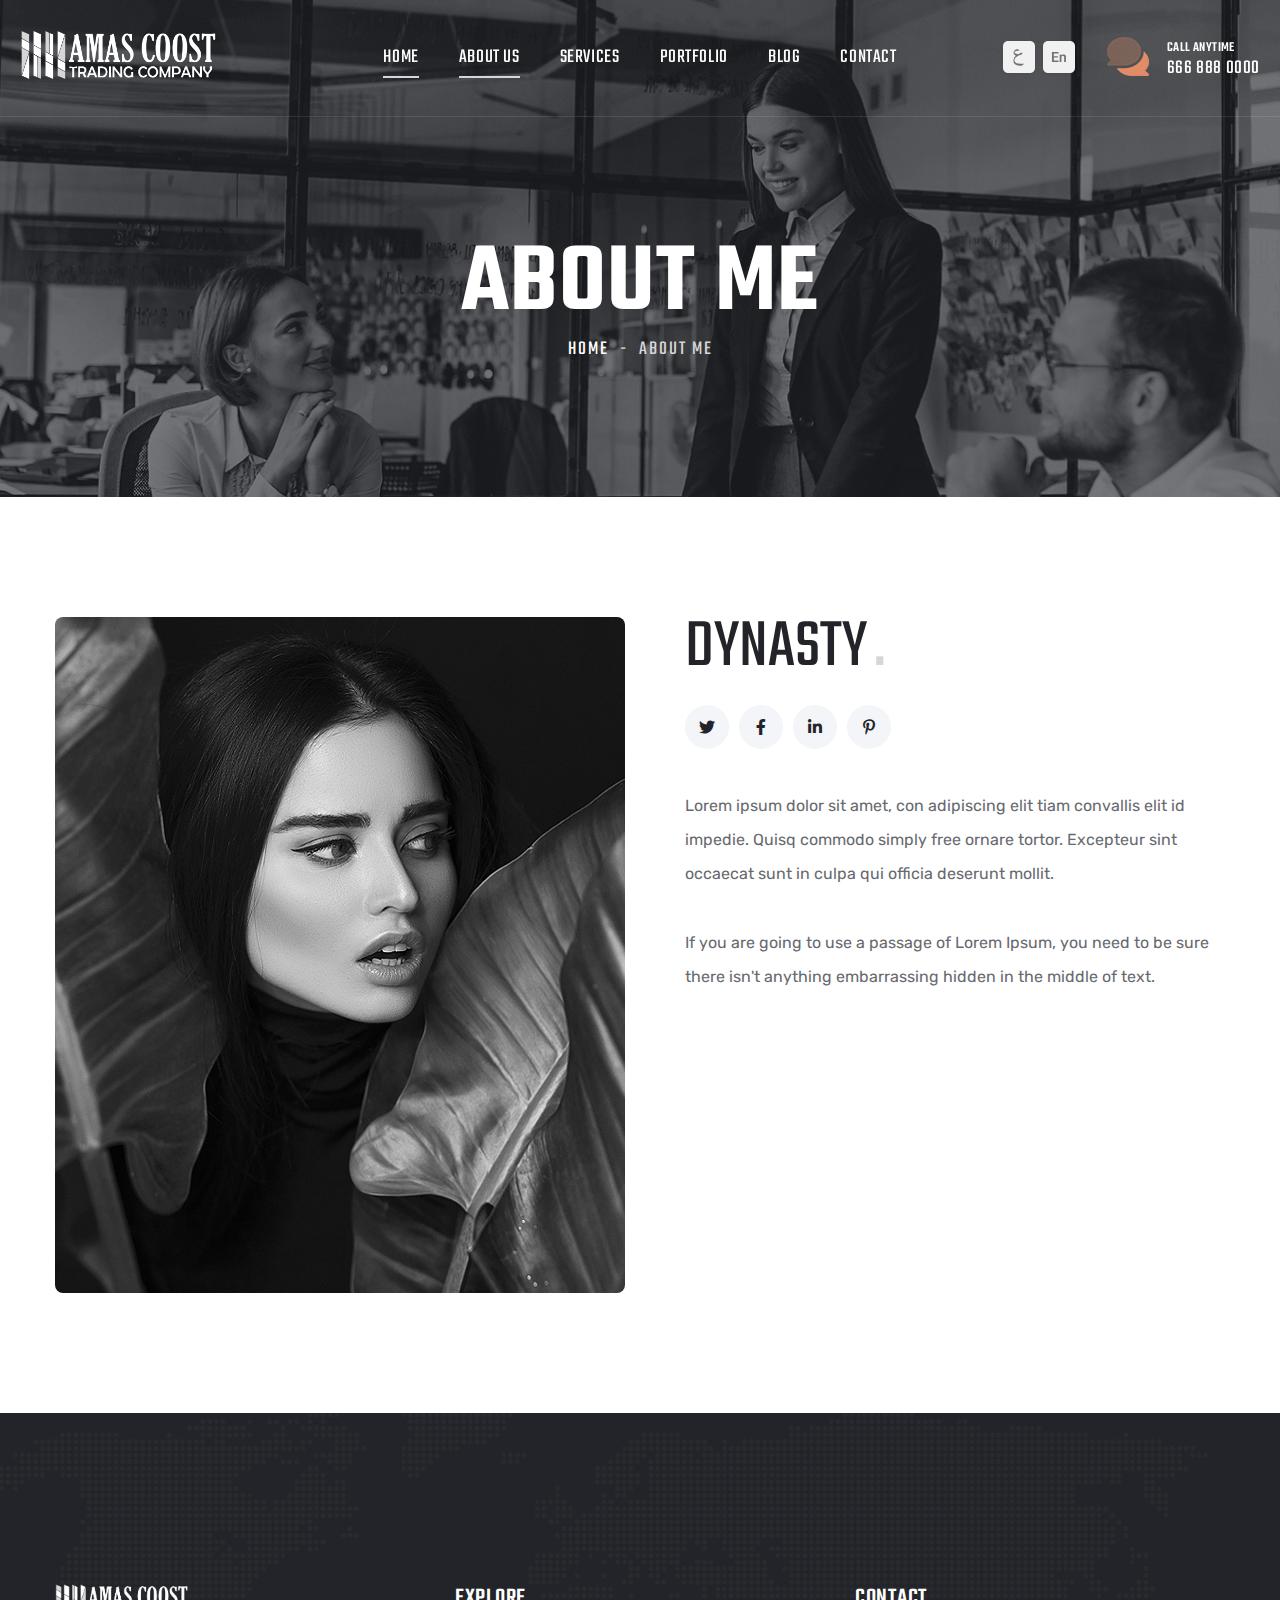
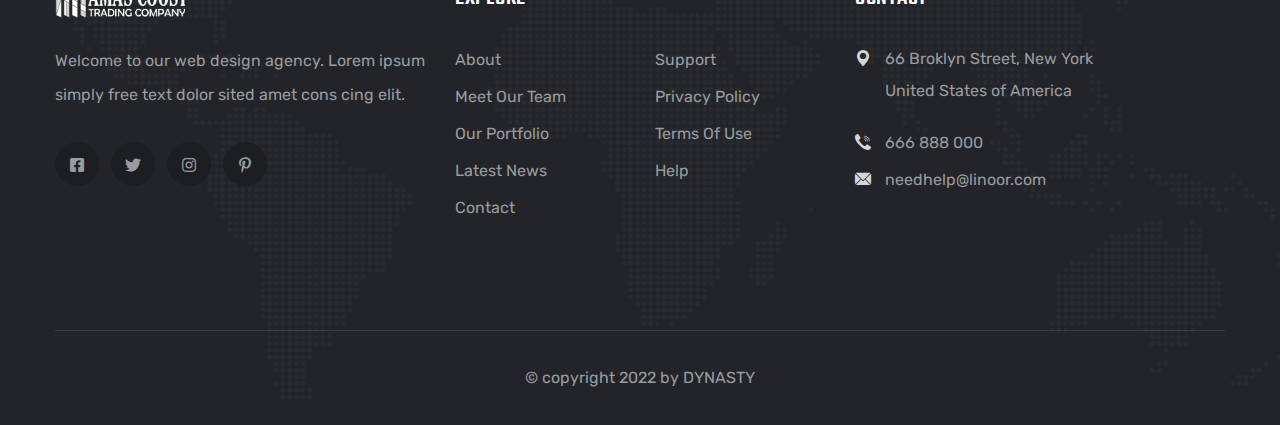
<file: about.html>
﻿<!DOCTYPE html>
<!--Yazan Add class translated-ltr to Rtl version-->
<html lang="ar" class="translated-ltr">

<head>
    <meta charset="utf-8">
    <title>DYNASTY MEDIA | HOME</title>
    <!-- Stylesheets -->
    <link rel="preconnect" href="https://fonts.gstatic.com">
    <link
            href="https://fonts.googleapis.com/css2?family=Rubik:ital,wght@0,300;0,400;0,500;0,600;0,700;1,400;1,500;1,600;1,700&amp;family=Teko:wght@300;400;500;600;700&amp;display=swap"
            rel="stylesheet">
    <link href="css/bootstrap.min.css" rel="stylesheet">
    <link href="css/fontawesome-all.css" rel="stylesheet">
    <link href="css/owl.css" rel="stylesheet">
    <link href="css/flaticon.css" rel="stylesheet">
    <link href="css/animate.css" rel="stylesheet">
    <link href="css/jquery-ui.css" rel="stylesheet">
    <link href="css/jquery.fancybox.min.css" rel="stylesheet">
    <link href="css/hover.css" rel="stylesheet">
    <link rel="stylesheet" href="css/jarallax.css">
    <link href="css/custom-animate.css" rel="stylesheet">
    <link href="css/style.css" rel="stylesheet">
    <!-- rtl css -->
    <link href="css/rtl.css" rel="stylesheet">
    <!-- Responsive File -->
    <link href="css/responsive.css" rel="stylesheet">

    <!-- Color css -->
    <link rel="stylesheet" id="jssDefault" href="css/colors/color-default.css">

    <link rel="shortcut icon" href="images/favicon.png" id="fav-shortcut" type="image/x-icon">
    <link rel="icon" href="images/favicon.png" id="fav-icon" type="image/x-icon">

    <!-- Responsive Settings -->
    <meta http-equiv="X-UA-Compatible" content="IE=edge">
    <meta name="viewport" content="width=device-width, initial-scale=1.0, maximum-scale=1.0, user-scalable=0">
    <!--[if lt IE 9]><script src="https://cdnjs.cloudflare.com/ajax/libs/html5shiv/3.7.3/html5shiv.js"></script><![endif]-->
    <!--[if lt IE 9]><script src="js/respond.js"></script><![endif]-->
</head>

<body>

    <div class="page-wrapper">
        <!-- Main Header -->
        <header class="main-header header-style-one">

            <!-- Header Upper -->
            <div class="header-upper">
                <div class="inner-container clearfix">
                    <!--Logo-->
                    <div class="logo-box">
                        <div class="logo"><a href="index.html" title="Linoor - DIgital Agency HTML Template"><img src="images/logo.png" id="thm-logo" alt="Linoor - DIgital Agency HTML Template" title="Linoor - DIgital Agency HTML Template"></a></div>
                    </div>
                    <div class="nav-outer clearfix">
                        <!--Mobile Navigation Toggler-->
                        <div class="mobile-nav-toggler"><span class="icon flaticon-menu-2"></span><span class="txt">Menu</span></div>

                        <!-- Main Menu -->
                        <nav class="main-menu navbar-expand-md navbar-light">
                            <div class="collapse navbar-collapse show clearfix" id="navbarSupportedContent">
                                <ul class="navigation clearfix">
                                <li class="current">
                                    <a href="index-main.html">Home</a>
                                </li>
                                <li class="">
                                    <a href="about.html">About Us</a>
                                </li>
                                <li class="">
                                    <a href="services.html">Services</a>
                                </li>
                                <li class="">
                                    <a href="portfolio.html">Portfolio</a>
                                </li>
                                <li class="">
                                    <a href="blog-grid.html">Blog</a>
                                </li>
                                <li class="">
                                    <a href="contact.html">Contact</a>
                                </li>
                            </ul>
                            </div>
                        </nav>
                    </div>

                    <div class="other-links clearfix">
                        <!-- cart btn -->
                        <div class="cart-btn">
                            <a href="#" class="theme-btn cart-toggler" hreflang="ar" style="">
                                <svg width="36" height="36" viewBox="0 0 36 36" fill="none" xmlns="http://www.w3.org/2000/svg">
                                    <g filter="url(#filter0_d_1311_8043)">
                                        <path d="M2 6C2 3.23858 4.23858 1 7 1H29C31.7614 1 34 3.23858 34 6V28C34 30.7614 31.7614 33 29 33H7C4.23858 33 2 30.7614 2 28V6Z" fill="#F1F1F1"/>
                                    </g>
                                    <path d="M23.3604 23.8682L20.6426 25.6621C19.153 25.6621 18 25.6012 17.1836 25.4795C15.7728 25.2718 14.6842 24.8564 13.918 24.2334C12.9512 23.4528 12.4678 22.332 12.4678 20.8711C12.4678 19.9831 12.6038 19.1846 12.876 18.4756C13.098 17.8955 13.4167 17.3477 13.832 16.832C14.0326 16.5885 14.3835 16.2197 14.8848 15.7256C14.1973 15.3818 13.721 15.0846 13.4561 14.834C12.8688 14.2826 12.5752 13.5843 12.5752 12.7393C12.5752 11.9801 12.8939 11.2354 13.5312 10.5049C14.2617 9.66699 15.1462 9.24805 16.1846 9.24805C16.6501 9.24805 17.1442 9.38411 17.667 9.65625C18.0179 9.83529 18.4583 10.1325 18.9883 10.5479C18.2865 10.5479 17.5667 10.5944 16.8291 10.6875C15.8766 10.8092 15.1068 10.9847 14.5195 11.2139C13.8034 11.4932 13.4453 11.8369 13.4453 12.2451C13.4453 12.682 13.8571 13.0973 14.6807 13.4912C15.3753 13.8206 16.1631 14.0534 17.0439 14.1895C17.7601 13.8027 18.4583 13.4733 19.1387 13.2012C19.8978 12.9004 20.6855 12.6497 21.502 12.4492L21.0508 14.125C19.5612 14.7051 18.487 15.1491 17.8281 15.457C16.4961 16.0872 15.4756 16.7318 14.7666 17.3906C13.8571 18.2357 13.4023 19.1416 13.4023 20.1084C13.4023 21.1182 13.7819 21.9131 14.541 22.4932C15.1999 22.9945 16.1702 23.349 17.4521 23.5566C18.4691 23.7214 19.7653 23.8037 21.3408 23.8037C21.6774 23.8037 22.014 23.8001 22.3506 23.793C22.6872 23.7858 23.0238 23.7786 23.3604 23.7715V23.8682Z" fill="#747474"/>
                                    <defs>
                                        <filter id="filter0_d_1311_8043" x="0" y="0" width="36" height="36" filterUnits="userSpaceOnUse" color-interpolation-filters="sRGB">
                                            <feFlood flood-opacity="0" result="BackgroundImageFix"/>
                                            <feColorMatrix in="SourceAlpha" type="matrix" values="0 0 0 0 0 0 0 0 0 0 0 0 0 0 0 0 0 0 127 0" result="hardAlpha"/>
                                            <feOffset dy="1"/>
                                            <feGaussianBlur stdDeviation="1"/>
                                            <feColorMatrix type="matrix" values="0 0 0 0 0 0 0 0 0 0 0 0 0 0 0 0 0 0 0.05 0"/>
                                            <feBlend mode="normal" in2="BackgroundImageFix" result="effect1_dropShadow_1311_8043"/>
                                            <feBlend mode="normal" in="SourceGraphic" in2="effect1_dropShadow_1311_8043" result="shape"/>
                                        </filter>
                                    </defs>
                                </svg>

                            </a>
                            <a href="#" class="theme-btn cart-toggler" hreflang="ar" style="">
                                <svg width="36" height="36" viewBox="0 0 36 36" fill="none" xmlns="http://www.w3.org/2000/svg">
                                    <g filter="url(#filter0_d_905_8394)">
                                        <path d="M2 6C2 3.23858 4.23858 1 7 1H29C31.7614 1 34 3.23858 34 6V28C34 30.7614 31.7614 33 29 33H7C4.23858 33 2 30.7614 2 28V6Z" fill="#F1F1F1"/>
                                        <path d="M17.5469 20.5234V22H12.2559V20.5234H17.5469ZM12.8301 12.0469V22H10.9502V12.0469H12.8301ZM16.8564 16.1553V17.5977H12.2559V16.1553H16.8564ZM17.5264 12.0469V13.5303H12.2559V12.0469H17.5264ZM20.4863 16.1826V22H18.6816V14.6035H20.377L20.4863 16.1826ZM20.1992 18.0352H19.666C19.6706 17.4974 19.7435 17.0098 19.8848 16.5723C20.026 16.1348 20.2243 15.7588 20.4795 15.4443C20.7393 15.1299 21.0469 14.8883 21.4023 14.7197C21.7578 14.5511 22.1543 14.4668 22.5918 14.4668C22.9473 14.4668 23.2686 14.5169 23.5557 14.6172C23.8428 14.7174 24.0889 14.877 24.2939 15.0957C24.5036 15.3145 24.6631 15.6016 24.7725 15.957C24.8864 16.3079 24.9434 16.7409 24.9434 17.2559V22H23.125V17.2422C23.125 16.9049 23.0749 16.6383 22.9746 16.4424C22.8789 16.2464 22.7376 16.1074 22.5508 16.0254C22.3685 15.9434 22.1429 15.9023 21.874 15.9023C21.596 15.9023 21.3522 15.9593 21.1426 16.0732C20.9375 16.1826 20.7643 16.3353 20.623 16.5312C20.4863 16.7272 20.3815 16.9528 20.3086 17.208C20.2357 17.4632 20.1992 17.7389 20.1992 18.0352Z" fill="#747474"/>
                                    </g>
                                    <defs>
                                        <filter id="filter0_d_905_8394" x="0" y="0" width="36" height="36" filterUnits="userSpaceOnUse" color-interpolation-filters="sRGB">
                                            <feFlood flood-opacity="0" result="BackgroundImageFix"/>
                                            <feColorMatrix in="SourceAlpha" type="matrix" values="0 0 0 0 0 0 0 0 0 0 0 0 0 0 0 0 0 0 127 0" result="hardAlpha"/>
                                            <feOffset dy="1"/>
                                            <feGaussianBlur stdDeviation="1"/>
                                            <feColorMatrix type="matrix" values="0 0 0 0 0 0 0 0 0 0 0 0 0 0 0 0 0 0 0.05 0"/>
                                            <feBlend mode="normal" in2="BackgroundImageFix" result="effect1_dropShadow_905_8394"/>
                                            <feBlend mode="normal" in="SourceGraphic" in2="effect1_dropShadow_905_8394" result="shape"/>
                                        </filter>
                                    </defs>
                                </svg>
                            </a>

                        </div>
                        <!--Search Btn-->

                        <div class="link-box">
                            <div class="call-us">
                                <a class="link" href="tel:6668880000">
                                    <span class="icon"></span>
                                    <span class="sub-text">Call Anytime</span>
                                    <span class="number">666 888 0000</span>
                                </a>
                            </div>
                        </div>
                    </div>

                </div>
            </div>
            <!--End Header Upper-->

        </header>
        <!-- End Main Header -->

        <!--Mobile Menu-->
        <div class="side-menu__block">


            <div class="side-menu__block-overlay custom-cursor__overlay">
                <div class="cursor"></div>
                <div class="cursor-follower"></div>
            </div><!-- /.side-menu__block-overlay -->
            <div class="side-menu__block-inner ">
                <div class="side-menu__top justify-content-end">

                    <a href="#" class="side-menu__toggler side-menu__close-btn"><img src="images/icons/close-1-1.png" alt=""></a>
                </div><!-- /.side-menu__top -->


                <nav class="mobile-nav__container">
                    <!-- content is loading via js -->
                </nav>
                <div class="side-menu__sep"></div><!-- /.side-menu__sep -->
                <div class="side-menu__content">
                    <p>Linoor is a premium Template for Digital Agencies, Start Ups, Small Business and a wide range of
                        other agencies.</p>
                    <p><a href="mailto:needhelp@linoor.com">needhelp@linoor.com</a> <br> <a href="tel:888-999-0000">888
                            999 0000</a></p>
                    <div class="side-menu__social">
                        <a href="#"><i class="fab fa-facebook-square"></i></a>
                        <a href="#"><i class="fab fa-twitter"></i></a>
                        <a href="#"><i class="fab fa-instagram"></i></a>
                        <a href="#"><i class="fab fa-pinterest-p"></i></a>
                    </div>
                </div><!-- /.side-menu__content -->
            </div><!-- /.side-menu__block-inner -->
        </div><!-- /.side-menu__block -->

        <!-- Banner Section -->
        <section class="page-banner">
            <div class="image-layer" style="background-image:url(images/background/image-7.jpg);"></div>
            <div class="banner-inner">
                <div class="auto-container">
                    <div class="inner-container clearfix">
                        <h1>About Me</h1>
                        <div class="page-nav">
                            <ul class="bread-crumb clearfix">
                                <li><a href="index-main.html">Home</a></li>
                                <li class="active">About Me</li>
                            </ul>
                        </div>
                    </div>
                </div>
            </div>
        </section>
        <!--End Banner Section -->

        <section class="about-me-one">
            <div class="auto-container">
                <div class="row">
                    <div class="col-md-12 col-lg-6">
                        <div class="about-me-one__image">
                            <img src="images/gallery/portfolio-home-4.jpg" alt="">
                        </div><!-- /.about-me-one__image -->
                    </div><!-- /.col-md-12 -->
                    <div class="col-md-12 col-lg-6">
                        <div class="about-me-one__content">
                            <div class="sec-title">
                                <h2>Dynasty<span class="dot">.</span></h2>
                            </div>
                            <div class="about-me-one__social">
                                <a href="#"><i class="fab fa-twitter"></i></a>
                                <a href="#"><i class="fab fa-facebook-f"></i></a>
                                <a href="#"><i class="fab fa-linkedin-in"></i></a>
                                <a href="#"><i class="fab fa-pinterest-p"></i></a>
                            </div><!-- /.about-me-one__social -->
                            <p class="about-me-one__text">Lorem ipsum dolor sit amet, con adipiscing elit tiam convallis
                                elit id impedie. Quisq commodo simply free ornare tortor. Excepteur sint occaecat sunt
                                in culpa qui officia deserunt mollit.</p>
                            <p class="about-me-one__text">If you are going to use a passage of Lorem Ipsum, you need to
                                be sure there isn't anything embarrassing hidden in the middle of text.</p>
                        </div><!-- /.about-me-one__content -->
                    </div><!-- /.col-md-12 -->
                </div><!-- /.row -->
            </div><!-- /.auto-container -->
        </section><!-- /.about-me-one -->
        <!-- Main Footer -->
        <footer class="main-footer">
            <div class="auto-container">
                <!--Widgets Section-->
                <div class="widgets-section">
                    <div class="row clearfix">

                        <!--Column-->
                        <div class="column col-xl-4 col-lg-6 col-md-6 col-sm-12">
                            <div class="footer-widget logo-widget">
                                <div class="widget-content">
                                    <div class="logo">
                                        <a href="index.html"><img id="fLogo" src="images/footer-logo.png" alt=""></a>
                                    </div>
                                    <div class="text">Welcome to our web design agency. Lorem ipsum simply free text
                                        dolor sited amet cons cing elit.</div>
                                    <ul class="social-links clearfix">
                                        <li><a href="#"><span class="fab fa-facebook-square"></span></a></li>
                                        <li><a href="#"><span class="fab fa-twitter"></span></a></li>
                                        <li><a href="#"><span class="fab fa-instagram"></span></a></li>
                                        <li><a href="#"><span class="fab fa-pinterest-p"></span></a></li>
                                    </ul>
                                </div>
                            </div>
                        </div>

                        <!--Column-->
                        <div class="column col-xl-4 col-lg-6 col-md-6 col-sm-12">
                            <div class="footer-widget links-widget">
                                <div class="widget-content">
                                    <h6>Explore</h6>
                                    <div class="row clearfix">
                                        <div class="col-md-6 col-sm-12">
                                            <ul>
                                                <li><a href="#">About</a></li>
                                                <li><a href="#">Meet Our Team</a></li>
                                                <li><a href="#">Our Portfolio</a></li>
                                                <li><a href="#">Latest News</a></li>
                                                <li><a href="#">Contact</a></li>
                                            </ul>
                                        </div>
                                        <div class="col-md-6 col-sm-12">
                                            <ul>
                                                <li><a href="#">Support</a></li>
                                                <li><a href="#">Privacy Policy</a></li>
                                                <li><a href="#">Terms of Use</a></li>
                                                <li><a href="#">Help</a></li>
                                            </ul>
                                        </div>
                                    </div>
                                </div>
                            </div>
                        </div>

                        <!--Column-->
                        <div class="column col-xl-4 col-lg-6 col-md-6 col-sm-12">
                            <div class="footer-widget info-widget">
                                <div class="widget-content">
                                    <h6>Contact</h6>
                                    <ul class="contact-info">
                                        <li class="address"><span class="icon flaticon-pin-1"></span> 66 Broklyn Street,
                                            New York <br>United States of America</li>
                                        <li><span class="icon flaticon-call"></span><a href="tel:666888000">666 888
                                                000</a></li>
                                        <li><span class="icon flaticon-email-2"></span><a href="mailto:needhelp@linoor.com">needhelp@linoor.com</a></li>
                                    </ul>
                                </div>
                            </div>
                        </div>

                    </div>

                </div>
            </div>

            <!-- Footer Bottom -->
            <div class="footer-bottom">
                <div class="auto-container">
                    <div class="inner clearfix">
                        <div class="copyright">&copy; copyright 2022 by DYNASTY</div>
                    </div>
                </div>
            </div>

        </footer>

    </div>
    <!--End pagewrapper-->

    <a href="#" data-target="html" class="scroll-to-target scroll-to-top"><i class="fa fa-angle-up"></i></a>



    <script src="js/jquery.js"></script>
    <script src="js/popper.min.js"></script>
    <script src="js/bootstrap.min.js"></script>
    <script src="js/TweenMax.js"></script>
    <script src="js/jquery-ui.js"></script>
    <script src="js/jquery.fancybox.js"></script>
    <script src="js/owl.js"></script>
    <script src="js/mixitup.js"></script>
    <script src="js/appear.js"></script>
    <script src="js/wow.js"></script>
    <script src="js/jQuery.style.switcher.min.js"></script>
    <script src="js/jquery.easing.min.js"></script>
    <script src="js/jarallax.min.js"></script>
    <script src="js/custom-script.js"></script>
</body>

</html>
</file>
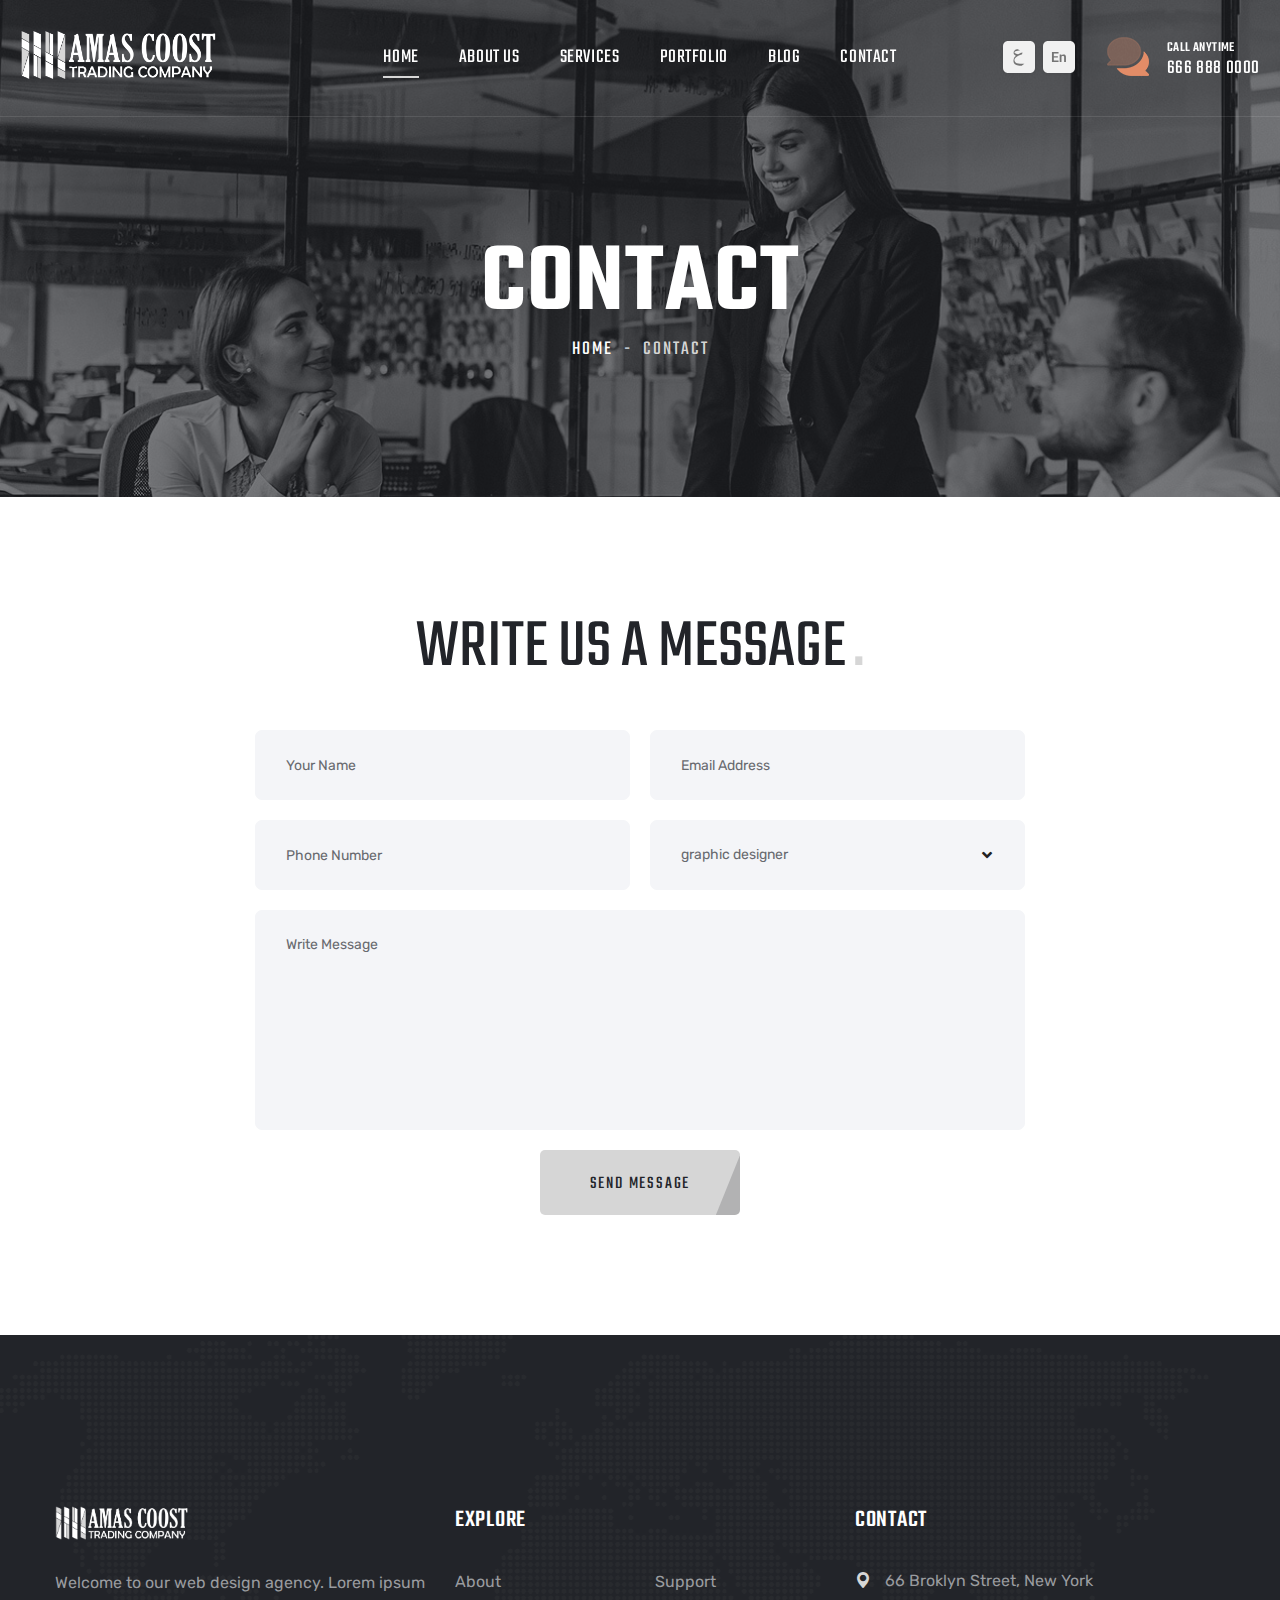
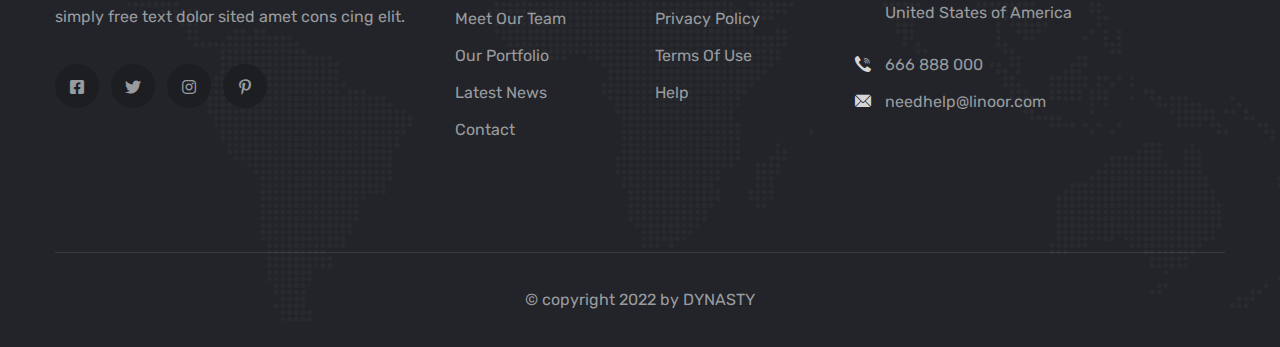
<file: apply-service.html>
﻿<!DOCTYPE html>
<!--Yazan Add class translated-ltr to Rtl version-->
<html lang="ar" class="translated-ltr">

<head>
    <meta charset="utf-8">
    <title>DYNASTY MEDIA | HOME</title>
    <!-- Stylesheets -->
    <link rel="preconnect" href="https://fonts.gstatic.com">
    <link
            href="https://fonts.googleapis.com/css2?family=Rubik:ital,wght@0,300;0,400;0,500;0,600;0,700;1,400;1,500;1,600;1,700&amp;family=Teko:wght@300;400;500;600;700&amp;display=swap"
            rel="stylesheet">
    <link href="css/bootstrap.min.css" rel="stylesheet">
    <link href="css/fontawesome-all.css" rel="stylesheet">
    <link href="css/owl.css" rel="stylesheet">
    <link href="css/flaticon.css" rel="stylesheet">
    <link href="css/animate.css" rel="stylesheet">
    <link href="css/jquery-ui.css" rel="stylesheet">
    <link href="css/jquery.fancybox.min.css" rel="stylesheet">
    <link href="css/hover.css" rel="stylesheet">
    <link rel="stylesheet" href="css/jarallax.css">
    <link href="css/custom-animate.css" rel="stylesheet">
    <link href="css/style.css" rel="stylesheet">
    <!-- rtl css -->
    <link href="css/rtl.css" rel="stylesheet">
    <!-- Responsive File -->
    <link href="css/responsive.css" rel="stylesheet">

    <!-- Color css -->
    <link rel="stylesheet" id="jssDefault" href="css/colors/color-default.css">

    <link rel="shortcut icon" href="images/favicon.png" id="fav-shortcut" type="image/x-icon">
    <link rel="icon" href="images/favicon.png" id="fav-icon" type="image/x-icon">

    <!-- Responsive Settings -->
    <meta http-equiv="X-UA-Compatible" content="IE=edge">
    <meta name="viewport" content="width=device-width, initial-scale=1.0, maximum-scale=1.0, user-scalable=0">
    <!--[if lt IE 9]><script src="https://cdnjs.cloudflare.com/ajax/libs/html5shiv/3.7.3/html5shiv.js"></script><![endif]-->
    <!--[if lt IE 9]><script src="js/respond.js"></script><![endif]-->
</head>

<body>

    <div class="page-wrapper">

        <!-- Main Header -->
        <header class="main-header header-style-one">

            <!-- Header Upper -->
            <div class="header-upper">
                <div class="inner-container clearfix">
                    <!--Logo-->
                    <div class="logo-box">
                        <div class="logo"><a href="index.html" title="Linoor - DIgital Agency HTML Template"><img src="images/logo.png" id="thm-logo" alt="Linoor - DIgital Agency HTML Template" title="Linoor - DIgital Agency HTML Template"></a></div>
                    </div>
                    <div class="nav-outer clearfix">
                        <!--Mobile Navigation Toggler-->
                        <div class="mobile-nav-toggler"><span class="icon flaticon-menu-2"></span><span class="txt">Menu</span></div>

                        <!-- Main Menu -->
                        <nav class="main-menu navbar-expand-md navbar-light">
                            <div class="collapse navbar-collapse show clearfix" id="navbarSupportedContent">
                                <ul class="navigation clearfix">
                                    <li class="current">
                                        <a href="index-main.html">Home</a>
                                    </li>
                                    <li class="">
                                        <a href="about.html">About Us</a>
                                    </li>
                                    <li class="">
                                        <a href="services.html">Services</a>
                                    </li>
                                    <li class="">
                                        <a href="portfolio.html">Portfolio</a>
                                    </li>
                                    <li class="">
                                        <a href="blog-grid.html">Blog</a>
                                    </li>
                                    <li class="">
                                        <a href="contact.html">Contact</a>
                                    </li>
                                </ul>
                            </div>
                        </nav>
                    </div>

                    <div class="other-links clearfix">
                        <!-- cart btn -->
                        <div class="cart-btn">
                            <a href="#" class="theme-btn cart-toggler" hreflang="ar" style="">
                                <svg width="36" height="36" viewBox="0 0 36 36" fill="none" xmlns="http://www.w3.org/2000/svg">
                                    <g filter="url(#filter0_d_1311_8043)">
                                        <path d="M2 6C2 3.23858 4.23858 1 7 1H29C31.7614 1 34 3.23858 34 6V28C34 30.7614 31.7614 33 29 33H7C4.23858 33 2 30.7614 2 28V6Z" fill="#F1F1F1"/>
                                    </g>
                                    <path d="M23.3604 23.8682L20.6426 25.6621C19.153 25.6621 18 25.6012 17.1836 25.4795C15.7728 25.2718 14.6842 24.8564 13.918 24.2334C12.9512 23.4528 12.4678 22.332 12.4678 20.8711C12.4678 19.9831 12.6038 19.1846 12.876 18.4756C13.098 17.8955 13.4167 17.3477 13.832 16.832C14.0326 16.5885 14.3835 16.2197 14.8848 15.7256C14.1973 15.3818 13.721 15.0846 13.4561 14.834C12.8688 14.2826 12.5752 13.5843 12.5752 12.7393C12.5752 11.9801 12.8939 11.2354 13.5312 10.5049C14.2617 9.66699 15.1462 9.24805 16.1846 9.24805C16.6501 9.24805 17.1442 9.38411 17.667 9.65625C18.0179 9.83529 18.4583 10.1325 18.9883 10.5479C18.2865 10.5479 17.5667 10.5944 16.8291 10.6875C15.8766 10.8092 15.1068 10.9847 14.5195 11.2139C13.8034 11.4932 13.4453 11.8369 13.4453 12.2451C13.4453 12.682 13.8571 13.0973 14.6807 13.4912C15.3753 13.8206 16.1631 14.0534 17.0439 14.1895C17.7601 13.8027 18.4583 13.4733 19.1387 13.2012C19.8978 12.9004 20.6855 12.6497 21.502 12.4492L21.0508 14.125C19.5612 14.7051 18.487 15.1491 17.8281 15.457C16.4961 16.0872 15.4756 16.7318 14.7666 17.3906C13.8571 18.2357 13.4023 19.1416 13.4023 20.1084C13.4023 21.1182 13.7819 21.9131 14.541 22.4932C15.1999 22.9945 16.1702 23.349 17.4521 23.5566C18.4691 23.7214 19.7653 23.8037 21.3408 23.8037C21.6774 23.8037 22.014 23.8001 22.3506 23.793C22.6872 23.7858 23.0238 23.7786 23.3604 23.7715V23.8682Z" fill="#747474"/>
                                    <defs>
                                        <filter id="filter0_d_1311_8043" x="0" y="0" width="36" height="36" filterUnits="userSpaceOnUse" color-interpolation-filters="sRGB">
                                            <feFlood flood-opacity="0" result="BackgroundImageFix"/>
                                            <feColorMatrix in="SourceAlpha" type="matrix" values="0 0 0 0 0 0 0 0 0 0 0 0 0 0 0 0 0 0 127 0" result="hardAlpha"/>
                                            <feOffset dy="1"/>
                                            <feGaussianBlur stdDeviation="1"/>
                                            <feColorMatrix type="matrix" values="0 0 0 0 0 0 0 0 0 0 0 0 0 0 0 0 0 0 0.05 0"/>
                                            <feBlend mode="normal" in2="BackgroundImageFix" result="effect1_dropShadow_1311_8043"/>
                                            <feBlend mode="normal" in="SourceGraphic" in2="effect1_dropShadow_1311_8043" result="shape"/>
                                        </filter>
                                    </defs>
                                </svg>

                            </a>
                            <a href="#" class="theme-btn cart-toggler" hreflang="ar" style="">
                                <svg width="36" height="36" viewBox="0 0 36 36" fill="none" xmlns="http://www.w3.org/2000/svg">
                                    <g filter="url(#filter0_d_905_8394)">
                                        <path d="M2 6C2 3.23858 4.23858 1 7 1H29C31.7614 1 34 3.23858 34 6V28C34 30.7614 31.7614 33 29 33H7C4.23858 33 2 30.7614 2 28V6Z" fill="#F1F1F1"/>
                                        <path d="M17.5469 20.5234V22H12.2559V20.5234H17.5469ZM12.8301 12.0469V22H10.9502V12.0469H12.8301ZM16.8564 16.1553V17.5977H12.2559V16.1553H16.8564ZM17.5264 12.0469V13.5303H12.2559V12.0469H17.5264ZM20.4863 16.1826V22H18.6816V14.6035H20.377L20.4863 16.1826ZM20.1992 18.0352H19.666C19.6706 17.4974 19.7435 17.0098 19.8848 16.5723C20.026 16.1348 20.2243 15.7588 20.4795 15.4443C20.7393 15.1299 21.0469 14.8883 21.4023 14.7197C21.7578 14.5511 22.1543 14.4668 22.5918 14.4668C22.9473 14.4668 23.2686 14.5169 23.5557 14.6172C23.8428 14.7174 24.0889 14.877 24.2939 15.0957C24.5036 15.3145 24.6631 15.6016 24.7725 15.957C24.8864 16.3079 24.9434 16.7409 24.9434 17.2559V22H23.125V17.2422C23.125 16.9049 23.0749 16.6383 22.9746 16.4424C22.8789 16.2464 22.7376 16.1074 22.5508 16.0254C22.3685 15.9434 22.1429 15.9023 21.874 15.9023C21.596 15.9023 21.3522 15.9593 21.1426 16.0732C20.9375 16.1826 20.7643 16.3353 20.623 16.5312C20.4863 16.7272 20.3815 16.9528 20.3086 17.208C20.2357 17.4632 20.1992 17.7389 20.1992 18.0352Z" fill="#747474"/>
                                    </g>
                                    <defs>
                                        <filter id="filter0_d_905_8394" x="0" y="0" width="36" height="36" filterUnits="userSpaceOnUse" color-interpolation-filters="sRGB">
                                            <feFlood flood-opacity="0" result="BackgroundImageFix"/>
                                            <feColorMatrix in="SourceAlpha" type="matrix" values="0 0 0 0 0 0 0 0 0 0 0 0 0 0 0 0 0 0 127 0" result="hardAlpha"/>
                                            <feOffset dy="1"/>
                                            <feGaussianBlur stdDeviation="1"/>
                                            <feColorMatrix type="matrix" values="0 0 0 0 0 0 0 0 0 0 0 0 0 0 0 0 0 0 0.05 0"/>
                                            <feBlend mode="normal" in2="BackgroundImageFix" result="effect1_dropShadow_905_8394"/>
                                            <feBlend mode="normal" in="SourceGraphic" in2="effect1_dropShadow_905_8394" result="shape"/>
                                        </filter>
                                    </defs>
                                </svg>
                            </a>

                        </div>
                        <!--Search Btn-->

                        <div class="link-box">
                            <div class="call-us">
                                <a class="link" href="tel:6668880000">
                                    <span class="icon"></span>
                                    <span class="sub-text">Call Anytime</span>
                                    <span class="number">666 888 0000</span>
                                </a>
                            </div>
                        </div>
                    </div>

                </div>
            </div>
            <!--End Header Upper-->

        </header>
        <!-- End Main Header -->

        <!--Mobile Menu-->
        <div class="side-menu__block">


            <div class="side-menu__block-overlay custom-cursor__overlay">
                <div class="cursor"></div>
                <div class="cursor-follower"></div>
            </div><!-- /.side-menu__block-overlay -->
            <div class="side-menu__block-inner ">
                <div class="side-menu__top justify-content-end">

                    <a href="#" class="side-menu__toggler side-menu__close-btn"><img src="images/icons/close-1-1.png" alt=""></a>
                </div><!-- /.side-menu__top -->


                <nav class="mobile-nav__container">
                    <!-- content is loading via js -->
                </nav>
                <div class="side-menu__sep"></div><!-- /.side-menu__sep -->
                <div class="side-menu__content">
                    <p>Linoor is a premium Template for Digital Agencies, Start Ups, Small Business and a wide range of
                        other agencies.</p>
                    <p><a href="mailto:needhelp@linoor.com">needhelp@linoor.com</a> <br> <a href="tel:888-999-0000">888
                            999 0000</a></p>
                    <div class="side-menu__social">
                        <a href="#"><i class="fab fa-facebook-square"></i></a>
                        <a href="#"><i class="fab fa-twitter"></i></a>
                        <a href="#"><i class="fab fa-instagram"></i></a>
                        <a href="#"><i class="fab fa-pinterest-p"></i></a>
                    </div>
                </div><!-- /.side-menu__content -->
            </div><!-- /.side-menu__block-inner -->
        </div><!-- /.side-menu__block -->

        <!-- Banner Section -->
        <section class="page-banner">
            <div class="image-layer" style="background-image:url(images/background/image-7.jpg);"></div>
            <div class="banner-inner">
                <div class="auto-container">
                    <div class="inner-container clearfix">
                        <h1>Contact</h1>
                        <div class="page-nav">
                            <ul class="bread-crumb clearfix">
                                <li><a href="index-main.html">Home</a></li>
                                <li class="active">Contact</li>
                            </ul>
                        </div>
                    </div>
                </div>
            </div>
        </section>
        <!--End Banner Section -->

        <!--Contact Section-->
        <section class="contact-section">
            <div class="auto-container">
                <div class="form-box">
                    <div class="sec-title">
                        <h2>Write Us a Message<span class="dot">.</span></h2>
                    </div>
                    <div class="default-form">
                        <form method="post" action="sendemail.php" id="contact-form">
                            <div class="row clearfix">
                                <div class="form-group col-lg-6 col-md-6 col-sm-12">
                                    <div class="field-inner">
                                        <input type="text" name="username" value="" placeholder="Your Name" required="">
                                    </div>
                                </div>
                                <div class="form-group col-lg-6 col-md-6 col-sm-12">
                                    <div class="field-inner">
                                        <input type="email" name="email" value="" placeholder="Email Address" required="">
                                    </div>
                                </div>
                                <div class="form-group col-lg-6 col-md-6 col-sm-12">
                                    <div class="field-inner">
                                        <input type="text" name="phone" value="" placeholder="Phone Number" required="">
                                    </div>
                                </div>
                                <div class="form-group col-lg-6 col-md-6 col-sm-12">
                                    <div class="field-inner">
                                        <select name="country" class="custom-select-box">
                                            <option value="graphic">graphic designer</option>
                                            <option value="graphic">Front End</option>
                                            <option value="graphic">Back End</option>
                                        </select>
                                    </div><!-- /.field-inner -->
                                </div>
                                <div class="form-group col-lg-12 col-md-12 col-sm-12">
                                    <div class="field-inner">
                                        <textarea name="message" placeholder="Write Message" required=""></textarea>
                                    </div>
                                </div>
                                <div class="form-group col-lg-12 col-md-12 col-sm-12">
                                    <button class="theme-btn btn-style-one">
                                        <i class="btn-curve"></i>
                                        <span class="btn-title">Send message</span>
                                    </button>
                                </div>
                            </div>
                        </form>
                    </div>
                </div>
            </div>
        </section>

        <!-- Main Footer -->
        <footer class="main-footer">
            <div class="auto-container">
                <!--Widgets Section-->
                <div class="widgets-section">
                    <div class="row clearfix">

                        <!--Column-->
                        <div class="column col-xl-4 col-lg-6 col-md-6 col-sm-12">
                            <div class="footer-widget logo-widget">
                                <div class="widget-content">
                                    <div class="logo">
                                        <a href="index.html"><img id="fLogo" src="images/footer-logo.png" alt=""></a>
                                    </div>
                                    <div class="text">Welcome to our web design agency. Lorem ipsum simply free text
                                        dolor sited amet cons cing elit.</div>
                                    <ul class="social-links clearfix">
                                        <li><a href="#"><span class="fab fa-facebook-square"></span></a></li>
                                        <li><a href="#"><span class="fab fa-twitter"></span></a></li>
                                        <li><a href="#"><span class="fab fa-instagram"></span></a></li>
                                        <li><a href="#"><span class="fab fa-pinterest-p"></span></a></li>
                                    </ul>
                                </div>
                            </div>
                        </div>

                        <!--Column-->
                        <div class="column col-xl-4 col-lg-6 col-md-6 col-sm-12">
                            <div class="footer-widget links-widget">
                                <div class="widget-content">
                                    <h6>Explore</h6>
                                    <div class="row clearfix">
                                        <div class="col-md-6 col-sm-12">
                                            <ul>
                                                <li><a href="#">About</a></li>
                                                <li><a href="#">Meet Our Team</a></li>
                                                <li><a href="#">Our Portfolio</a></li>
                                                <li><a href="#">Latest News</a></li>
                                                <li><a href="#">Contact</a></li>
                                            </ul>
                                        </div>
                                        <div class="col-md-6 col-sm-12">
                                            <ul>
                                                <li><a href="#">Support</a></li>
                                                <li><a href="#">Privacy Policy</a></li>
                                                <li><a href="#">Terms of Use</a></li>
                                                <li><a href="#">Help</a></li>
                                            </ul>
                                        </div>
                                    </div>
                                </div>
                            </div>
                        </div>

                        <!--Column-->
                        <div class="column col-xl-4 col-lg-6 col-md-6 col-sm-12">
                            <div class="footer-widget info-widget">
                                <div class="widget-content">
                                    <h6>Contact</h6>
                                    <ul class="contact-info">
                                        <li class="address"><span class="icon flaticon-pin-1"></span> 66 Broklyn Street,
                                            New York <br>United States of America</li>
                                        <li><span class="icon flaticon-call"></span><a href="tel:666888000">666 888
                                                000</a></li>
                                        <li><span class="icon flaticon-email-2"></span><a href="mailto:needhelp@linoor.com">needhelp@linoor.com</a></li>
                                    </ul>
                                </div>
                            </div>
                        </div>

                    </div>

                </div>
            </div>

            <!-- Footer Bottom -->
            <div class="footer-bottom">
                <div class="auto-container">
                    <div class="inner clearfix">
                        <div class="copyright">&copy; copyright 2022 by DYNASTY</div>
                    </div>
                </div>
            </div>

        </footer>

    </div>
    <!--End pagewrapper-->

    <a href="#" data-target="html" class="scroll-to-target scroll-to-top"><i class="fa fa-angle-up"></i></a>



    <script src="js/jquery.js"></script>
    <script src="js/popper.min.js"></script>
    <script src="js/bootstrap.min.js"></script>
    <script src="js/TweenMax.js"></script>
    <script src="js/jquery-ui.js"></script>
    <script src="js/jquery.fancybox.js"></script>
    <script src="js/owl.js"></script>
    <script src="js/mixitup.js"></script>
    <script src="js/appear.js"></script>
    <script src="js/wow.js"></script>
    <script src="js/jQuery.style.switcher.min.js"></script>
    <script src="js/jquery.easing.min.js"></script>
    <script src="js/jarallax.min.js"></script>
    <script src="js/custom-script.js"></script>
</body>

</html>
</file>
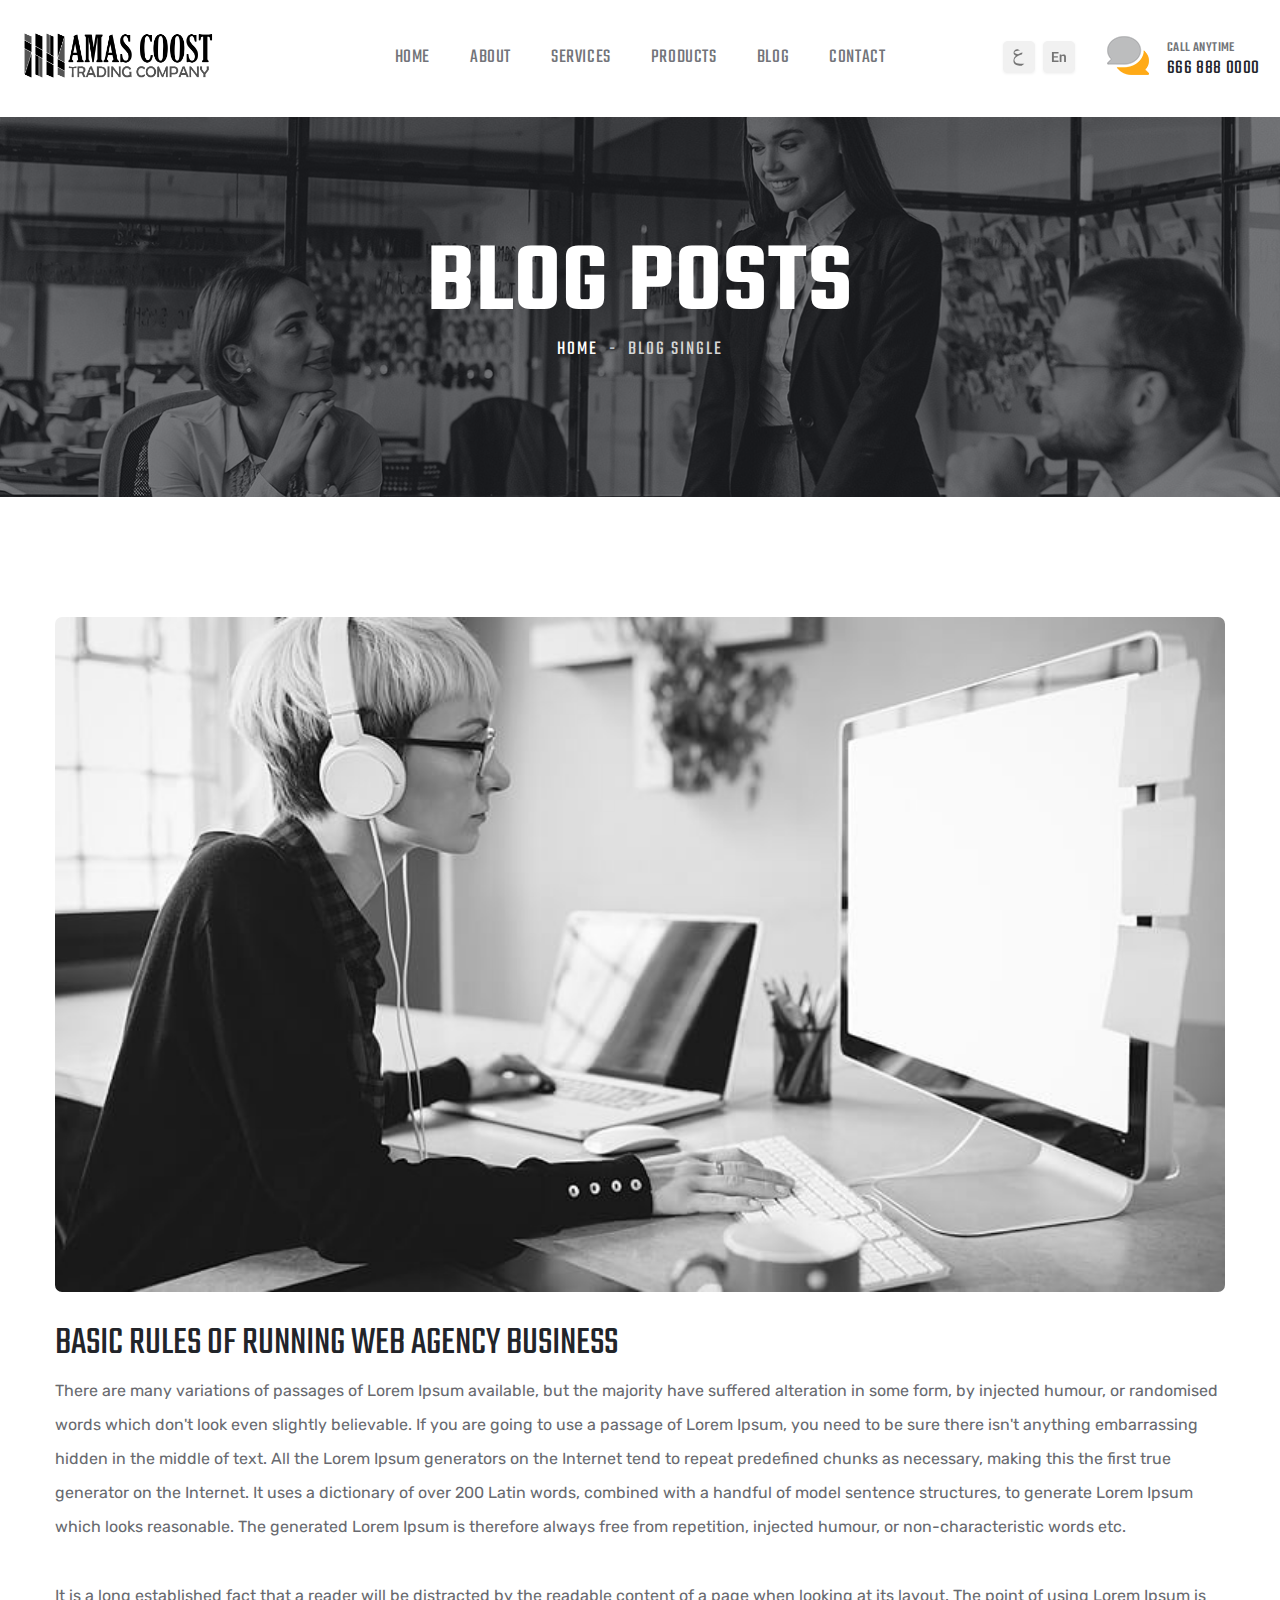
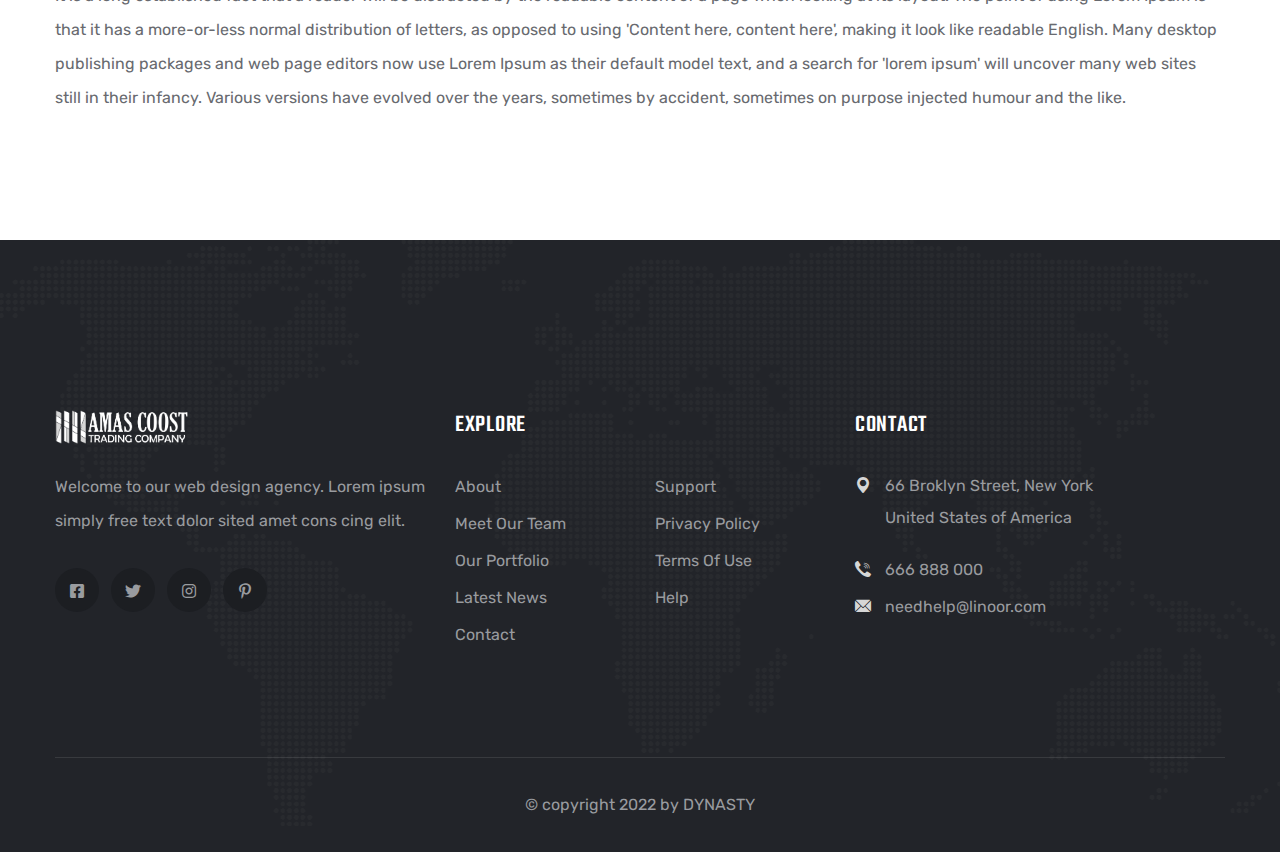
<file: blog-single.html>
﻿<!DOCTYPE html>
<!--Yazan Add class translated-ltr to Rtl version-->
<html lang="ar" class="translated-ltr">

<head>
    <meta charset="utf-8">
    <title>DYNASTY MEDIA | HOME</title>
    <!-- Stylesheets -->
    <link rel="preconnect" href="https://fonts.gstatic.com">
    <link
            href="https://fonts.googleapis.com/css2?family=Rubik:ital,wght@0,300;0,400;0,500;0,600;0,700;1,400;1,500;1,600;1,700&amp;family=Teko:wght@300;400;500;600;700&amp;display=swap"
            rel="stylesheet">
    <link href="css/bootstrap.min.css" rel="stylesheet">
    <link href="css/fontawesome-all.css" rel="stylesheet">
    <link href="css/owl.css" rel="stylesheet">
    <link href="css/flaticon.css" rel="stylesheet">
    <link href="css/animate.css" rel="stylesheet">
    <link href="css/jquery-ui.css" rel="stylesheet">
    <link href="css/jquery.fancybox.min.css" rel="stylesheet">
    <link href="css/hover.css" rel="stylesheet">
    <link rel="stylesheet" href="css/jarallax.css">
    <link href="css/custom-animate.css" rel="stylesheet">
    <link href="css/style.css" rel="stylesheet">
    <!-- rtl css -->
    <link href="css/rtl.css" rel="stylesheet">
    <!-- Responsive File -->
    <link href="css/responsive.css" rel="stylesheet">

    <!-- Color css -->
    <link rel="stylesheet" id="jssDefault" href="css/colors/color-default.css">

    <link rel="shortcut icon" href="images/favicon.png" id="fav-shortcut" type="image/x-icon">
    <link rel="icon" href="images/favicon.png" id="fav-icon" type="image/x-icon">

    <!-- Responsive Settings -->
    <meta http-equiv="X-UA-Compatible" content="IE=edge">
    <meta name="viewport" content="width=device-width, initial-scale=1.0, maximum-scale=1.0, user-scalable=0">
    <!--[if lt IE 9]><script src="https://cdnjs.cloudflare.com/ajax/libs/html5shiv/3.7.3/html5shiv.js"></script><![endif]-->
    <!--[if lt IE 9]><script src="js/respond.js"></script><![endif]-->
</head>

<body>

    <div class="page-wrapper">
        <!-- Main Header -->
        <header class="main-header header-style-one header-style-four">

            <!-- Header Upper -->
            <div class="header-upper">
                <div class="inner-container clearfix">
                    <!--Logo-->
                    <div class="logo-box">
                        <div class="logo"><a href="index.html" title="Linoor - DIgital Agency HTML Template"><img src="images/logo-dark.png" id="dLogo" class="main-logo" alt="Linoor - DIgital Agency HTML Template" title="Linoor - DIgital Agency HTML Template"></a></div>
                    </div>
                    <div class="nav-outer clearfix">
                        <!--Mobile Navigation Toggler-->
                        <div class="mobile-nav-toggler"><span class="icon flaticon-menu-2"></span><span class="txt">Menu</span></div>

                        <!-- Main Menu -->
                        <nav class="main-menu navbar-expand-md navbar-light">
                            <div class="collapse navbar-collapse show clearfix" id="navbarSupportedContent">
                                <ul class="navigation clearfix one-page-scroll-menu">
                                    <li class="dropdown"><a href="index.html">Home</a></li>
                                    <li><a href="about.html">About</a></li>
                                    <li><a href="services.html">Services</a></li>
                                    <li><a href="products.html">Products</a></li>
                                    <li><a href="blog.html">Blog</a></li>
                                    <li><a href="contact.html">Contact</a></li>
                                </ul>
                            </div>
                        </nav>
                    </div>

                    <div class="other-links clearfix">
                        <div class="cart-btn">
                            <a href="#" class="theme-btn cart-toggler" hreflang="ar" style="">
                                <svg width="36" height="36" viewBox="0 0 36 36" fill="none" xmlns="http://www.w3.org/2000/svg">
                                    <g filter="url(#filter0_d_1311_8043)">
                                        <path d="M2 6C2 3.23858 4.23858 1 7 1H29C31.7614 1 34 3.23858 34 6V28C34 30.7614 31.7614 33 29 33H7C4.23858 33 2 30.7614 2 28V6Z" fill="#F1F1F1"></path>
                                    </g>
                                    <path d="M23.3604 23.8682L20.6426 25.6621C19.153 25.6621 18 25.6012 17.1836 25.4795C15.7728 25.2718 14.6842 24.8564 13.918 24.2334C12.9512 23.4528 12.4678 22.332 12.4678 20.8711C12.4678 19.9831 12.6038 19.1846 12.876 18.4756C13.098 17.8955 13.4167 17.3477 13.832 16.832C14.0326 16.5885 14.3835 16.2197 14.8848 15.7256C14.1973 15.3818 13.721 15.0846 13.4561 14.834C12.8688 14.2826 12.5752 13.5843 12.5752 12.7393C12.5752 11.9801 12.8939 11.2354 13.5312 10.5049C14.2617 9.66699 15.1462 9.24805 16.1846 9.24805C16.6501 9.24805 17.1442 9.38411 17.667 9.65625C18.0179 9.83529 18.4583 10.1325 18.9883 10.5479C18.2865 10.5479 17.5667 10.5944 16.8291 10.6875C15.8766 10.8092 15.1068 10.9847 14.5195 11.2139C13.8034 11.4932 13.4453 11.8369 13.4453 12.2451C13.4453 12.682 13.8571 13.0973 14.6807 13.4912C15.3753 13.8206 16.1631 14.0534 17.0439 14.1895C17.7601 13.8027 18.4583 13.4733 19.1387 13.2012C19.8978 12.9004 20.6855 12.6497 21.502 12.4492L21.0508 14.125C19.5612 14.7051 18.487 15.1491 17.8281 15.457C16.4961 16.0872 15.4756 16.7318 14.7666 17.3906C13.8571 18.2357 13.4023 19.1416 13.4023 20.1084C13.4023 21.1182 13.7819 21.9131 14.541 22.4932C15.1999 22.9945 16.1702 23.349 17.4521 23.5566C18.4691 23.7214 19.7653 23.8037 21.3408 23.8037C21.6774 23.8037 22.014 23.8001 22.3506 23.793C22.6872 23.7858 23.0238 23.7786 23.3604 23.7715V23.8682Z" fill="#747474"></path>
                                    <defs>
                                        <filter id="filter0_d_1311_8043" x="0" y="0" width="36" height="36" filterUnits="userSpaceOnUse" color-interpolation-filters="sRGB">
                                            <feFlood flood-opacity="0" result="BackgroundImageFix"></feFlood>
                                            <feColorMatrix in="SourceAlpha" type="matrix" values="0 0 0 0 0 0 0 0 0 0 0 0 0 0 0 0 0 0 127 0" result="hardAlpha"></feColorMatrix>
                                            <feOffset dy="1"></feOffset>
                                            <feGaussianBlur stdDeviation="1"></feGaussianBlur>
                                            <feColorMatrix type="matrix" values="0 0 0 0 0 0 0 0 0 0 0 0 0 0 0 0 0 0 0.05 0"></feColorMatrix>
                                            <feBlend mode="normal" in2="BackgroundImageFix" result="effect1_dropShadow_1311_8043"></feBlend>
                                            <feBlend mode="normal" in="SourceGraphic" in2="effect1_dropShadow_1311_8043" result="shape"></feBlend>
                                        </filter>
                                    </defs>
                                </svg>

                            </a>
                            <a href="#" class="theme-btn cart-toggler" hreflang="ar" style="">
                                <svg width="36" height="36" viewBox="0 0 36 36" fill="none" xmlns="http://www.w3.org/2000/svg">
                                    <g filter="url(#filter0_d_905_8394)">
                                        <path d="M2 6C2 3.23858 4.23858 1 7 1H29C31.7614 1 34 3.23858 34 6V28C34 30.7614 31.7614 33 29 33H7C4.23858 33 2 30.7614 2 28V6Z" fill="#F1F1F1"></path>
                                        <path d="M17.5469 20.5234V22H12.2559V20.5234H17.5469ZM12.8301 12.0469V22H10.9502V12.0469H12.8301ZM16.8564 16.1553V17.5977H12.2559V16.1553H16.8564ZM17.5264 12.0469V13.5303H12.2559V12.0469H17.5264ZM20.4863 16.1826V22H18.6816V14.6035H20.377L20.4863 16.1826ZM20.1992 18.0352H19.666C19.6706 17.4974 19.7435 17.0098 19.8848 16.5723C20.026 16.1348 20.2243 15.7588 20.4795 15.4443C20.7393 15.1299 21.0469 14.8883 21.4023 14.7197C21.7578 14.5511 22.1543 14.4668 22.5918 14.4668C22.9473 14.4668 23.2686 14.5169 23.5557 14.6172C23.8428 14.7174 24.0889 14.877 24.2939 15.0957C24.5036 15.3145 24.6631 15.6016 24.7725 15.957C24.8864 16.3079 24.9434 16.7409 24.9434 17.2559V22H23.125V17.2422C23.125 16.9049 23.0749 16.6383 22.9746 16.4424C22.8789 16.2464 22.7376 16.1074 22.5508 16.0254C22.3685 15.9434 22.1429 15.9023 21.874 15.9023C21.596 15.9023 21.3522 15.9593 21.1426 16.0732C20.9375 16.1826 20.7643 16.3353 20.623 16.5312C20.4863 16.7272 20.3815 16.9528 20.3086 17.208C20.2357 17.4632 20.1992 17.7389 20.1992 18.0352Z" fill="#747474"></path>
                                    </g>
                                    <defs>
                                        <filter id="filter0_d_905_8394" x="0" y="0" width="36" height="36" filterUnits="userSpaceOnUse" color-interpolation-filters="sRGB">
                                            <feFlood flood-opacity="0" result="BackgroundImageFix"></feFlood>
                                            <feColorMatrix in="SourceAlpha" type="matrix" values="0 0 0 0 0 0 0 0 0 0 0 0 0 0 0 0 0 0 127 0" result="hardAlpha"></feColorMatrix>
                                            <feOffset dy="1"></feOffset>
                                            <feGaussianBlur stdDeviation="1"></feGaussianBlur>
                                            <feColorMatrix type="matrix" values="0 0 0 0 0 0 0 0 0 0 0 0 0 0 0 0 0 0 0.05 0"></feColorMatrix>
                                            <feBlend mode="normal" in2="BackgroundImageFix" result="effect1_dropShadow_905_8394"></feBlend>
                                            <feBlend mode="normal" in="SourceGraphic" in2="effect1_dropShadow_905_8394" result="shape"></feBlend>
                                        </filter>
                                    </defs>
                                </svg>
                            </a>

                        </div>
                        <div class="link-box">
                            <div class="call-us">
                                <a class="link" href="tel:6668880000">
                                    <span class="icon"></span>
                                    <span class="sub-text">Call Anytime</span>
                                    <span class="number">666 888 0000</span>
                                </a>
                            </div>
                        </div>
                    </div>

                </div>
            </div>
            <!--End Header Upper-->


        </header>
        <!-- End Main Header -->

        <!--Mobile Menu-->
        <div class="side-menu__block">


            <div class="side-menu__block-overlay custom-cursor__overlay">
                <div class="cursor"></div>
                <div class="cursor-follower"></div>
            </div><!-- /.side-menu__block-overlay -->
            <div class="side-menu__block-inner ">
                <div class="side-menu__top justify-content-end">

                    <a href="#" class="side-menu__toggler side-menu__close-btn"><img src="images/icons/close-1-1.png" alt=""></a>
                </div><!-- /.side-menu__top -->


                <nav class="mobile-nav__container">
                    <!-- content is loading via js -->
                </nav>
                <div class="side-menu__sep"></div><!-- /.side-menu__sep -->
                <div class="side-menu__content">
                    <p>Linoor is a premium Template for Digital Agencies, Start Ups, Small Business and a wide range of
                        other agencies.</p>
                    <p><a href="mailto:needhelp@linoor.com">needhelp@linoor.com</a> <br> <a href="tel:888-999-0000">888
                            999 0000</a></p>
                    <div class="side-menu__social">
                        <a href="#"><i class="fab fa-facebook-square"></i></a>
                        <a href="#"><i class="fab fa-twitter"></i></a>
                        <a href="#"><i class="fab fa-instagram"></i></a>
                        <a href="#"><i class="fab fa-pinterest-p"></i></a>
                    </div>
                </div><!-- /.side-menu__content -->
            </div><!-- /.side-menu__block-inner -->
        </div><!-- /.side-menu__block -->

        <!-- Banner Section -->
        <section class="page-banner">
            <div class="image-layer" style="background-image:url(images/background/image-7.jpg);"></div>
            <div class="banner-inner">
                <div class="auto-container">
                    <div class="inner-container clearfix">
                        <h1>Blog Posts</h1>
                        <div class="page-nav">
                            <ul class="bread-crumb clearfix">
                                <li><a href="index-main.html">Home</a></li>
                                <li class="active">Blog Single</li>
                            </ul>
                        </div>
                    </div>
                </div>
            </div>
        </section>
        <!--End Banner Section -->

        <div class="sidebar-page-container">
            <div class="auto-container">
                    <!--Content Side-->
                    <div class="content-side">
                        <div class="blog-details">
                            <!--News Block-->
                            <div class="post-details">
                                <div class="inner-box">
                                    <div class="image-box">
                                        <a href="blog-single.html"><img src="images/resource/news-7.jpg" alt=""></a>
                                    </div>
                                    <div class="lower-box">
                                        <h4 class="mb-2">basic rules of running web agency business</h4>
                                        <div class="text">
                                            <p>There are many variations of passages of Lorem Ipsum available, but the
                                                majority have suffered alteration in some form, by injected humour, or
                                                randomised words which don't look even slightly believable. If you are
                                                going to use a passage of Lorem Ipsum, you need to be sure there isn't
                                                anything embarrassing hidden in the middle of text. All the Lorem Ipsum
                                                generators on the Internet tend to repeat predefined chunks as
                                                necessary, making this the first true generator on the Internet. It uses
                                                a dictionary of over 200 Latin words, combined with a handful of model
                                                sentence structures, to generate Lorem Ipsum which looks reasonable. The
                                                generated Lorem Ipsum is therefore always free from repetition, injected
                                                humour, or non-characteristic words etc.</p>
                                            <p>It is a long established fact that a reader will be distracted by the
                                                readable content of a page when looking at its layout. The point of
                                                using Lorem Ipsum is that it has a more-or-less normal distribution of
                                                letters, as opposed to using 'Content here, content here', making it
                                                look like readable English. Many desktop publishing packages and web
                                                page editors now use Lorem Ipsum as their default model text, and a
                                                search for 'lorem ipsum' will uncover many web sites still in their
                                                infancy. Various versions have evolved over the years, sometimes by
                                                accident, sometimes on purpose injected humour and the like.</p>
                                        </div>
                                    </div>
                                </div>
                            </div>
                        </div>
                    </div>
            </div>
        </div>

        <!-- Main Footer -->
        <footer class="main-footer">
            <div class="auto-container">
                <!--Widgets Section-->
                <div class="widgets-section">
                    <div class="row clearfix">

                        <!--Column-->
                        <div class="column col-xl-4 col-lg-6 col-md-6 col-sm-12">
                            <div class="footer-widget logo-widget">
                                <div class="widget-content">
                                    <div class="logo">
                                        <a href="index.html"><img id="fLogo" src="images/footer-logo.png" alt=""></a>
                                    </div>
                                    <div class="text">Welcome to our web design agency. Lorem ipsum simply free text
                                        dolor sited amet cons cing elit.</div>
                                    <ul class="social-links clearfix">
                                        <li><a href="#"><span class="fab fa-facebook-square"></span></a></li>
                                        <li><a href="#"><span class="fab fa-twitter"></span></a></li>
                                        <li><a href="#"><span class="fab fa-instagram"></span></a></li>
                                        <li><a href="#"><span class="fab fa-pinterest-p"></span></a></li>
                                    </ul>
                                </div>
                            </div>
                        </div>

                        <!--Column-->
                        <div class="column col-xl-4 col-lg-6 col-md-6 col-sm-12">
                            <div class="footer-widget links-widget">
                                <div class="widget-content">
                                    <h6>Explore</h6>
                                    <div class="row clearfix">
                                        <div class="col-md-6 col-sm-12">
                                            <ul>
                                                <li><a href="#">About</a></li>
                                                <li><a href="#">Meet Our Team</a></li>
                                                <li><a href="#">Our Portfolio</a></li>
                                                <li><a href="#">Latest News</a></li>
                                                <li><a href="#">Contact</a></li>
                                            </ul>
                                        </div>
                                        <div class="col-md-6 col-sm-12">
                                            <ul>
                                                <li><a href="#">Support</a></li>
                                                <li><a href="#">Privacy Policy</a></li>
                                                <li><a href="#">Terms of Use</a></li>
                                                <li><a href="#">Help</a></li>
                                            </ul>
                                        </div>
                                    </div>
                                </div>
                            </div>
                        </div>

                        <!--Column-->
                        <div class="column col-xl-4 col-lg-6 col-md-6 col-sm-12">
                            <div class="footer-widget info-widget">
                                <div class="widget-content">
                                    <h6>Contact</h6>
                                    <ul class="contact-info">
                                        <li class="address"><span class="icon flaticon-pin-1"></span> 66 Broklyn Street,
                                            New York <br>United States of America</li>
                                        <li><span class="icon flaticon-call"></span><a href="tel:666888000">666 888
                                                000</a></li>
                                        <li><span class="icon flaticon-email-2"></span><a href="mailto:needhelp@linoor.com">needhelp@linoor.com</a></li>
                                    </ul>
                                </div>
                            </div>
                        </div>

                    </div>

                </div>
            </div>

            <!-- Footer Bottom -->
            <div class="footer-bottom">
                <div class="auto-container">
                    <div class="inner clearfix">
                        <div class="copyright">&copy; copyright 2022 by DYNASTY</div>
                    </div>
                </div>
            </div>

        </footer>

    </div>
    <!--End pagewrapper-->

    <a href="#" data-target="html" class="scroll-to-target scroll-to-top"><i class="fa fa-angle-up"></i></a>



    <script src="js/jquery.js"></script>
    <script src="js/popper.min.js"></script>
    <script src="js/bootstrap.min.js"></script>
    <script src="js/TweenMax.js"></script>
    <script src="js/jquery-ui.js"></script>
    <script src="js/jquery.fancybox.js"></script>
    <script src="js/owl.js"></script>
    <script src="js/mixitup.js"></script>
    <script src="js/appear.js"></script>
    <script src="js/wow.js"></script>
    <script src="js/jQuery.style.switcher.min.js"></script>
    <script src="js/jquery.easing.min.js"></script>
    <script src="js/jarallax.min.js"></script>
    <script src="js/custom-script.js"></script>
</body>

</html>
</file>
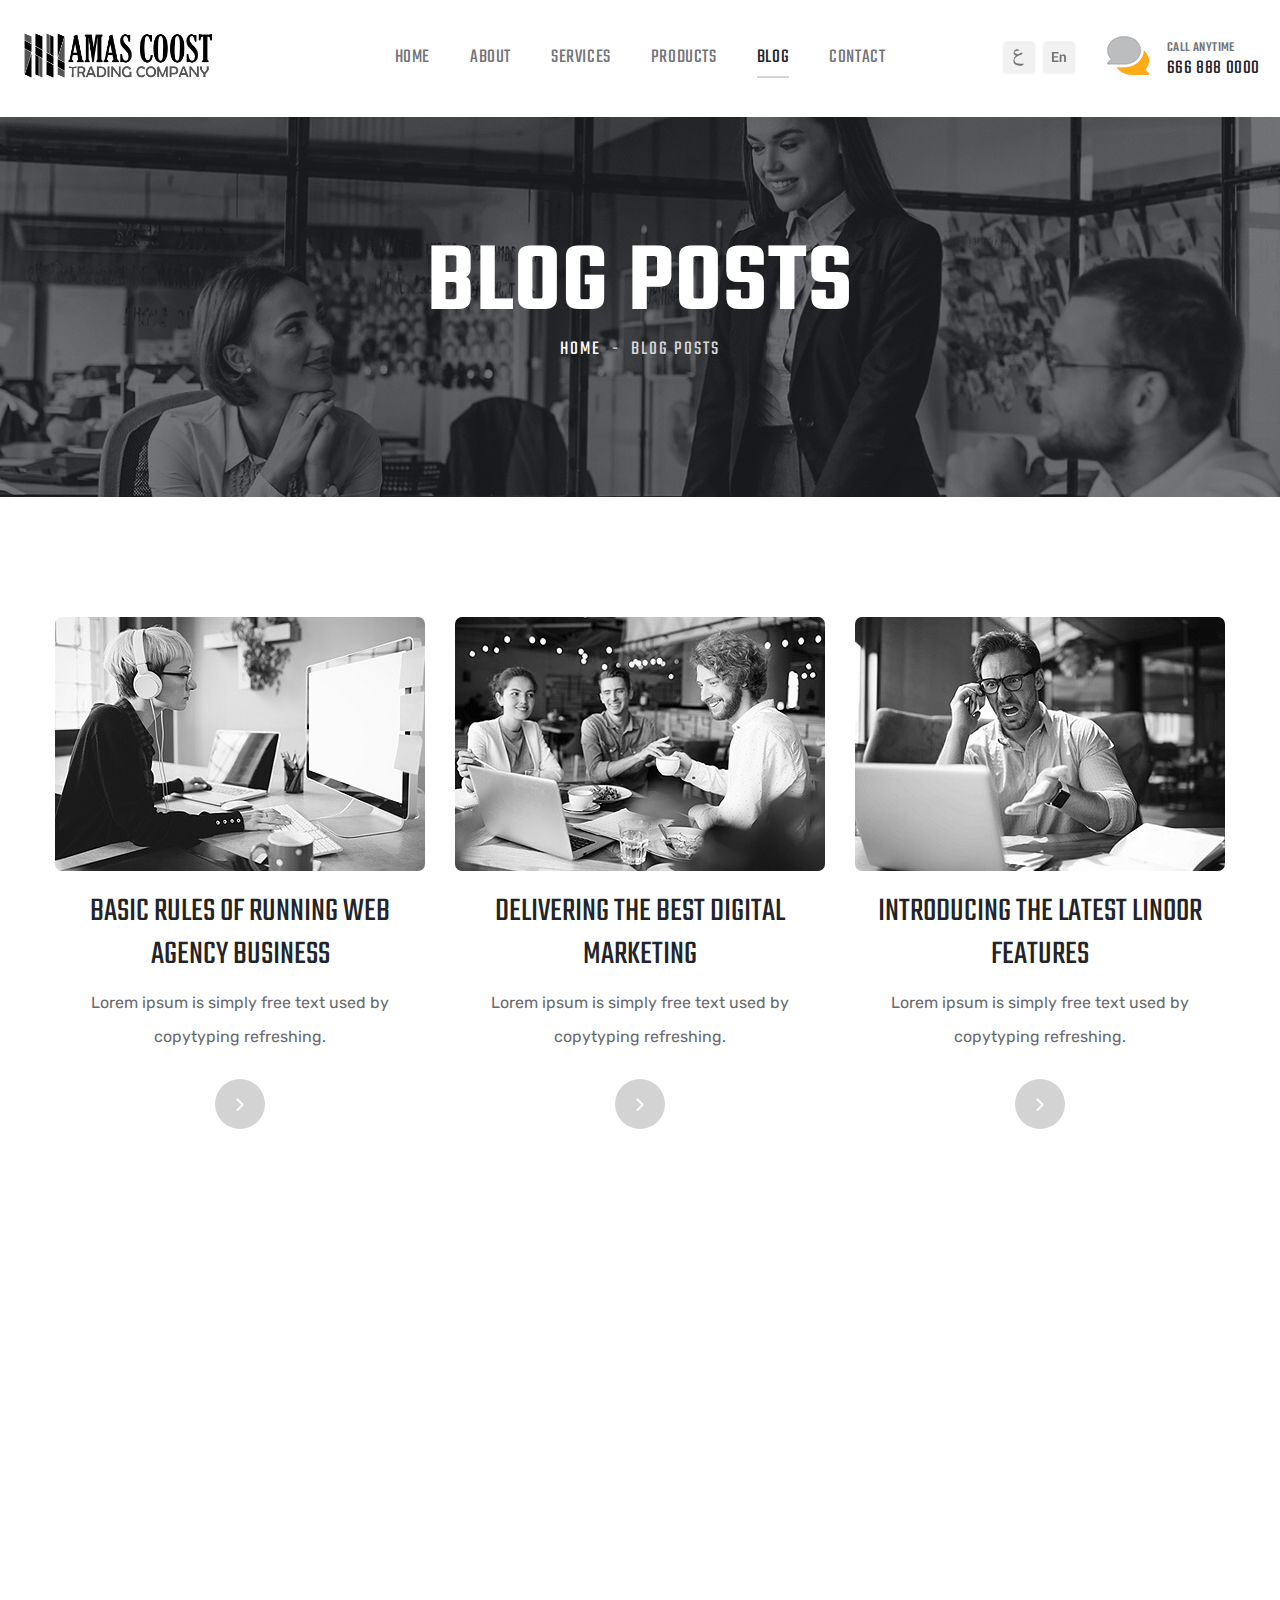
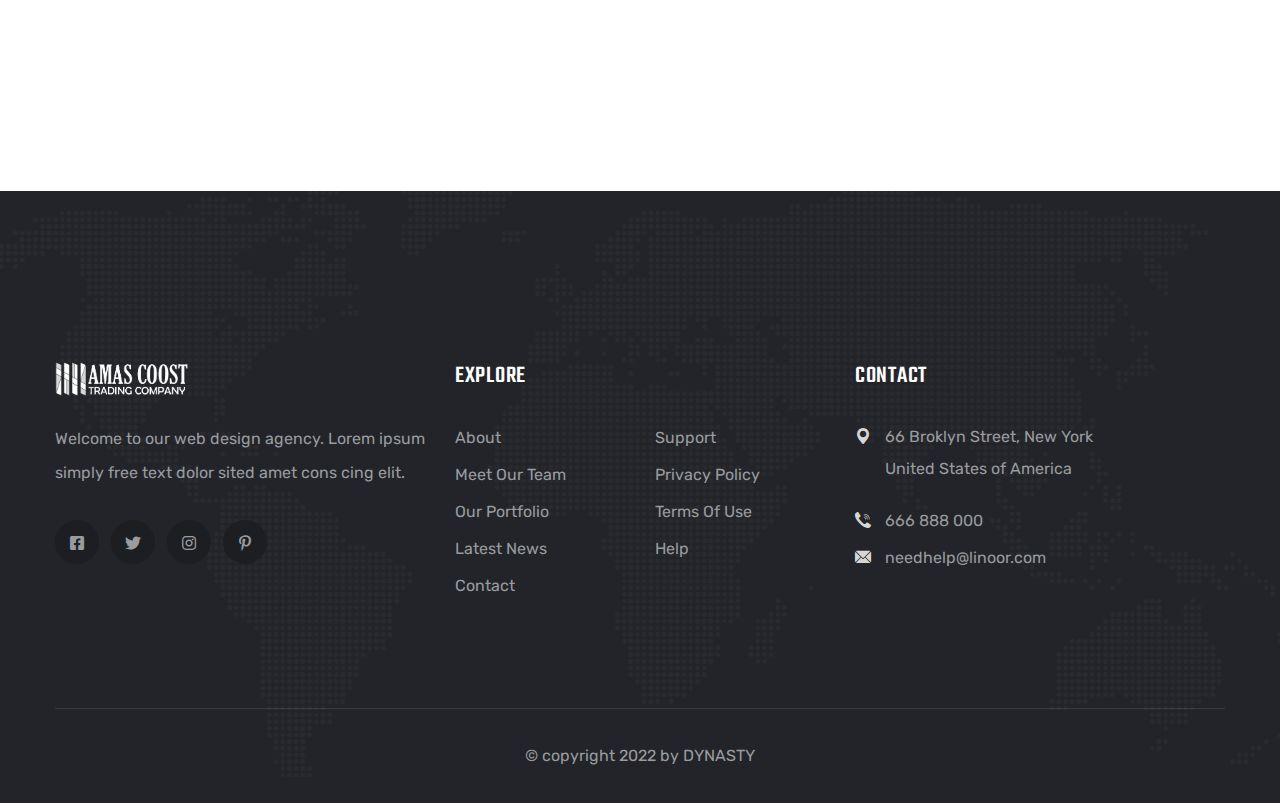
<file: blog.html>
﻿<!DOCTYPE html>
<!--Yazan Add class translated-ltr to Rtl version-->
<html lang="ar" class="translated-ltr">

<head>
    <meta charset="utf-8">
    <title>DYNASTY MEDIA | HOME</title>
    <!-- Stylesheets -->
    <link rel="preconnect" href="https://fonts.gstatic.com">
    <link
            href="https://fonts.googleapis.com/css2?family=Rubik:ital,wght@0,300;0,400;0,500;0,600;0,700;1,400;1,500;1,600;1,700&amp;family=Teko:wght@300;400;500;600;700&amp;display=swap"
            rel="stylesheet">
    <link href="css/bootstrap.min.css" rel="stylesheet">
    <link href="css/fontawesome-all.css" rel="stylesheet">
    <link href="css/owl.css" rel="stylesheet">
    <link href="css/flaticon.css" rel="stylesheet">
    <link href="css/animate.css" rel="stylesheet">
    <link href="css/jquery-ui.css" rel="stylesheet">
    <link href="css/jquery.fancybox.min.css" rel="stylesheet">
    <link href="css/hover.css" rel="stylesheet">
    <link rel="stylesheet" href="css/jarallax.css">
    <link href="css/custom-animate.css" rel="stylesheet">
    <link href="css/style.css" rel="stylesheet">
    <!-- rtl css -->
    <link href="css/rtl.css" rel="stylesheet">
    <!-- Responsive File -->
    <link href="css/responsive.css" rel="stylesheet">

    <!-- Color css -->
    <link rel="stylesheet" id="jssDefault" href="css/colors/color-default.css">

    <link rel="shortcut icon" href="images/favicon.png" id="fav-shortcut" type="image/x-icon">
    <link rel="icon" href="images/favicon.png" id="fav-icon" type="image/x-icon">

    <!-- Responsive Settings -->
    <meta http-equiv="X-UA-Compatible" content="IE=edge">
    <meta name="viewport" content="width=device-width, initial-scale=1.0, maximum-scale=1.0, user-scalable=0">
    <!--[if lt IE 9]><script src="https://cdnjs.cloudflare.com/ajax/libs/html5shiv/3.7.3/html5shiv.js"></script><![endif]-->
    <!--[if lt IE 9]><script src="js/respond.js"></script><![endif]-->
</head>

<body>

    <div class="page-wrapper">
        <!-- Main Header -->
        <header class="main-header header-style-one header-style-four">

            <!-- Header Upper -->
            <div class="header-upper">
                <div class="inner-container clearfix">
                    <!--Logo-->
                    <div class="logo-box">
                        <div class="logo"><a href="index.html" title="Linoor - DIgital Agency HTML Template"><img src="images/logo-dark.png" id="dLogo" class="main-logo" alt="Linoor - DIgital Agency HTML Template" title="Linoor - DIgital Agency HTML Template"></a></div>
                    </div>
                    <div class="nav-outer clearfix">
                        <!--Mobile Navigation Toggler-->
                        <div class="mobile-nav-toggler"><span class="icon flaticon-menu-2"></span><span class="txt">Menu</span></div>

                        <!-- Main Menu -->
                        <nav class="main-menu navbar-expand-md navbar-light">
                            <div class="collapse navbar-collapse show clearfix" id="navbarSupportedContent">
                                <ul class="navigation clearfix one-page-scroll-menu">
                                    <li class="dropdown"><a href="index.html">Home</a></li>
                                    <li><a href="about.html">About</a></li>
                                    <li><a href="services.html">Services</a></li>
                                    <li><a href="products.html">Products</a></li>
                                    <li><a href="blog.html">Blog</a></li>
                                    <li><a href="contact.html">Contact</a></li>
                                </ul>
                            </div>
                        </nav>
                    </div>

                    <div class="other-links clearfix">
                        <div class="cart-btn">
                            <a href="#" class="theme-btn cart-toggler" hreflang="ar" style="">
                                <svg width="36" height="36" viewBox="0 0 36 36" fill="none" xmlns="http://www.w3.org/2000/svg">
                                    <g filter="url(#filter0_d_1311_8043)">
                                        <path d="M2 6C2 3.23858 4.23858 1 7 1H29C31.7614 1 34 3.23858 34 6V28C34 30.7614 31.7614 33 29 33H7C4.23858 33 2 30.7614 2 28V6Z" fill="#F1F1F1"></path>
                                    </g>
                                    <path d="M23.3604 23.8682L20.6426 25.6621C19.153 25.6621 18 25.6012 17.1836 25.4795C15.7728 25.2718 14.6842 24.8564 13.918 24.2334C12.9512 23.4528 12.4678 22.332 12.4678 20.8711C12.4678 19.9831 12.6038 19.1846 12.876 18.4756C13.098 17.8955 13.4167 17.3477 13.832 16.832C14.0326 16.5885 14.3835 16.2197 14.8848 15.7256C14.1973 15.3818 13.721 15.0846 13.4561 14.834C12.8688 14.2826 12.5752 13.5843 12.5752 12.7393C12.5752 11.9801 12.8939 11.2354 13.5312 10.5049C14.2617 9.66699 15.1462 9.24805 16.1846 9.24805C16.6501 9.24805 17.1442 9.38411 17.667 9.65625C18.0179 9.83529 18.4583 10.1325 18.9883 10.5479C18.2865 10.5479 17.5667 10.5944 16.8291 10.6875C15.8766 10.8092 15.1068 10.9847 14.5195 11.2139C13.8034 11.4932 13.4453 11.8369 13.4453 12.2451C13.4453 12.682 13.8571 13.0973 14.6807 13.4912C15.3753 13.8206 16.1631 14.0534 17.0439 14.1895C17.7601 13.8027 18.4583 13.4733 19.1387 13.2012C19.8978 12.9004 20.6855 12.6497 21.502 12.4492L21.0508 14.125C19.5612 14.7051 18.487 15.1491 17.8281 15.457C16.4961 16.0872 15.4756 16.7318 14.7666 17.3906C13.8571 18.2357 13.4023 19.1416 13.4023 20.1084C13.4023 21.1182 13.7819 21.9131 14.541 22.4932C15.1999 22.9945 16.1702 23.349 17.4521 23.5566C18.4691 23.7214 19.7653 23.8037 21.3408 23.8037C21.6774 23.8037 22.014 23.8001 22.3506 23.793C22.6872 23.7858 23.0238 23.7786 23.3604 23.7715V23.8682Z" fill="#747474"></path>
                                    <defs>
                                        <filter id="filter0_d_1311_8043" x="0" y="0" width="36" height="36" filterUnits="userSpaceOnUse" color-interpolation-filters="sRGB">
                                            <feFlood flood-opacity="0" result="BackgroundImageFix"></feFlood>
                                            <feColorMatrix in="SourceAlpha" type="matrix" values="0 0 0 0 0 0 0 0 0 0 0 0 0 0 0 0 0 0 127 0" result="hardAlpha"></feColorMatrix>
                                            <feOffset dy="1"></feOffset>
                                            <feGaussianBlur stdDeviation="1"></feGaussianBlur>
                                            <feColorMatrix type="matrix" values="0 0 0 0 0 0 0 0 0 0 0 0 0 0 0 0 0 0 0.05 0"></feColorMatrix>
                                            <feBlend mode="normal" in2="BackgroundImageFix" result="effect1_dropShadow_1311_8043"></feBlend>
                                            <feBlend mode="normal" in="SourceGraphic" in2="effect1_dropShadow_1311_8043" result="shape"></feBlend>
                                        </filter>
                                    </defs>
                                </svg>

                            </a>
                            <a href="#" class="theme-btn cart-toggler" hreflang="ar" style="">
                                <svg width="36" height="36" viewBox="0 0 36 36" fill="none" xmlns="http://www.w3.org/2000/svg">
                                    <g filter="url(#filter0_d_905_8394)">
                                        <path d="M2 6C2 3.23858 4.23858 1 7 1H29C31.7614 1 34 3.23858 34 6V28C34 30.7614 31.7614 33 29 33H7C4.23858 33 2 30.7614 2 28V6Z" fill="#F1F1F1"></path>
                                        <path d="M17.5469 20.5234V22H12.2559V20.5234H17.5469ZM12.8301 12.0469V22H10.9502V12.0469H12.8301ZM16.8564 16.1553V17.5977H12.2559V16.1553H16.8564ZM17.5264 12.0469V13.5303H12.2559V12.0469H17.5264ZM20.4863 16.1826V22H18.6816V14.6035H20.377L20.4863 16.1826ZM20.1992 18.0352H19.666C19.6706 17.4974 19.7435 17.0098 19.8848 16.5723C20.026 16.1348 20.2243 15.7588 20.4795 15.4443C20.7393 15.1299 21.0469 14.8883 21.4023 14.7197C21.7578 14.5511 22.1543 14.4668 22.5918 14.4668C22.9473 14.4668 23.2686 14.5169 23.5557 14.6172C23.8428 14.7174 24.0889 14.877 24.2939 15.0957C24.5036 15.3145 24.6631 15.6016 24.7725 15.957C24.8864 16.3079 24.9434 16.7409 24.9434 17.2559V22H23.125V17.2422C23.125 16.9049 23.0749 16.6383 22.9746 16.4424C22.8789 16.2464 22.7376 16.1074 22.5508 16.0254C22.3685 15.9434 22.1429 15.9023 21.874 15.9023C21.596 15.9023 21.3522 15.9593 21.1426 16.0732C20.9375 16.1826 20.7643 16.3353 20.623 16.5312C20.4863 16.7272 20.3815 16.9528 20.3086 17.208C20.2357 17.4632 20.1992 17.7389 20.1992 18.0352Z" fill="#747474"></path>
                                    </g>
                                    <defs>
                                        <filter id="filter0_d_905_8394" x="0" y="0" width="36" height="36" filterUnits="userSpaceOnUse" color-interpolation-filters="sRGB">
                                            <feFlood flood-opacity="0" result="BackgroundImageFix"></feFlood>
                                            <feColorMatrix in="SourceAlpha" type="matrix" values="0 0 0 0 0 0 0 0 0 0 0 0 0 0 0 0 0 0 127 0" result="hardAlpha"></feColorMatrix>
                                            <feOffset dy="1"></feOffset>
                                            <feGaussianBlur stdDeviation="1"></feGaussianBlur>
                                            <feColorMatrix type="matrix" values="0 0 0 0 0 0 0 0 0 0 0 0 0 0 0 0 0 0 0.05 0"></feColorMatrix>
                                            <feBlend mode="normal" in2="BackgroundImageFix" result="effect1_dropShadow_905_8394"></feBlend>
                                            <feBlend mode="normal" in="SourceGraphic" in2="effect1_dropShadow_905_8394" result="shape"></feBlend>
                                        </filter>
                                    </defs>
                                </svg>
                            </a>

                        </div>
                        <div class="link-box">
                            <div class="call-us">
                                <a class="link" href="tel:6668880000">
                                    <span class="icon"></span>
                                    <span class="sub-text">Call Anytime</span>
                                    <span class="number">666 888 0000</span>
                                </a>
                            </div>
                        </div>
                    </div>

                </div>
            </div>
            <!--End Header Upper-->


        </header>
        <!-- End Main Header -->

        <!--Mobile Menu-->
        <div class="side-menu__block">


            <div class="side-menu__block-overlay custom-cursor__overlay">
                <div class="cursor"></div>
                <div class="cursor-follower"></div>
            </div><!-- /.side-menu__block-overlay -->
            <div class="side-menu__block-inner ">
                <div class="side-menu__top justify-content-end">

                    <a href="#" class="side-menu__toggler side-menu__close-btn"><img src="images/icons/close-1-1.png" alt=""></a>
                </div><!-- /.side-menu__top -->


                <nav class="mobile-nav__container">
                    <!-- content is loading via js -->
                </nav>
                <div class="side-menu__sep"></div><!-- /.side-menu__sep -->
                <div class="side-menu__content">
                    <p>Linoor is a premium Template for Digital Agencies, Start Ups, Small Business and a wide range of
                        other agencies.</p>
                    <p><a href="mailto:needhelp@linoor.com">needhelp@linoor.com</a> <br> <a href="tel:888-999-0000">888
                            999 0000</a></p>
                    <div class="side-menu__social">
                        <a href="#"><i class="fab fa-facebook-square"></i></a>
                        <a href="#"><i class="fab fa-twitter"></i></a>
                        <a href="#"><i class="fab fa-instagram"></i></a>
                        <a href="#"><i class="fab fa-pinterest-p"></i></a>
                    </div>
                </div><!-- /.side-menu__content -->
            </div><!-- /.side-menu__block-inner -->
        </div><!-- /.side-menu__block -->

        <!-- Banner Section -->
        <section class="page-banner">
            <div class="image-layer" style="background-image:url(images/background/image-7.jpg);"></div>
            <div class="banner-inner">
                <div class="auto-container">
                    <div class="inner-container clearfix">
                        <h1>Blog Posts</h1>
                        <div class="page-nav">
                            <ul class="bread-crumb clearfix">
                                <li><a href="index-main.html">Home</a></li>
                                <li class="active">Blog Posts</li>
                            </ul>
                        </div>
                    </div>
                </div>
            </div>
        </section>
        <!--End Banner Section -->

        <section class="news-section">
            <div class="auto-container">

                <div class="row clearfix">
                    <!--News Block-->
                    <div class="news-block col-lg-4 col-md-6 col-sm-12 wow fadeInUp" data-wow-delay="0ms" data-wow-duration="1500ms">
                        <div class="inner-box">
                            <div class="image-box">
                                <a href="blog-single.html"><img src="images/resource/news-1.jpg" alt=""></a>
                            </div>
                            <div class="lower-box">
                                <h5><a href="blog-single.html">basic rules of running web agency business</a></h5>
                                <div class="text">Lorem ipsum is simply free text used by copytyping refreshing.</div>
                                <div class="link-box"><a class="theme-btn" href="blog-single.html"><span class="flaticon-next-1"></span></a></div>
                            </div>
                        </div>
                    </div>
                    <!--News Block-->
                    <div class="news-block col-lg-4 col-md-6 col-sm-12 wow fadeInUp" data-wow-delay="300ms" data-wow-duration="1500ms">
                        <div class="inner-box">
                            <div class="image-box">
                                <a href="blog-single.html"><img src="images/resource/news-2.jpg" alt=""></a>
                            </div>
                            <div class="lower-box">
                                <h5><a href="blog-single.html">Delivering the best digital marketing</a></h5>
                                <div class="text">Lorem ipsum is simply free text used by copytyping refreshing.</div>
                                <div class="link-box"><a class="theme-btn" href="blog-single.html"><span class="flaticon-next-1"></span></a></div>
                            </div>
                        </div>
                    </div>
                    <!--News Block-->
                    <div class="news-block col-lg-4 col-md-6 col-sm-12 wow fadeInUp" data-wow-delay="600ms" data-wow-duration="1500ms">
                        <div class="inner-box">
                            <div class="image-box">
                                <a href="blog-single.html"><img src="images/resource/news-3.jpg" alt=""></a>
                            </div>
                            <div class="lower-box">
                                <h5><a href="blog-single.html">Introducing the latest linoor features</a></h5>
                                <div class="text">Lorem ipsum is simply free text used by copytyping refreshing.</div>
                                <div class="link-box"><a class="theme-btn" href="blog-single.html"><span class="flaticon-next-1"></span></a></div>
                            </div>
                        </div>
                    </div>
                    <!--News Block-->
                    <div class="news-block col-lg-4 col-md-6 col-sm-12 wow fadeInUp" data-wow-delay="0ms" data-wow-duration="1500ms">
                        <div class="inner-box">
                            <div class="image-box">
                                <a href="blog-single.html"><img src="images/resource/news-4.jpg" alt=""></a>
                            </div>
                            <div class="lower-box">
                                <h5><a href="blog-single.html">EXPERIENCES THAT CONNECT WITH PEOPLE</a></h5>
                                <div class="text">Lorem ipsum is simply free text used by copytyping refreshing.</div>
                                <div class="link-box"><a class="theme-btn" href="blog-single.html"><span class="flaticon-next-1"></span></a></div>
                            </div>
                        </div>
                    </div>
                    <!--News Block-->
                    <div class="news-block col-lg-4 col-md-6 col-sm-12 wow fadeInUp" data-wow-delay="300ms" data-wow-duration="1500ms">
                        <div class="inner-box">
                            <div class="image-box">
                                <a href="blog-single.html"><img src="images/resource/news-5.jpg" alt=""></a>
                            </div>
                            <div class="lower-box">
                                <h5><a href="blog-single.html">A DEEP UNDERSTANDING OF OUR AUDIENCE</a></h5>
                                <div class="text">Lorem ipsum is simply free text used by copytyping refreshing.</div>
                                <div class="link-box"><a class="theme-btn" href="blog-single.html"><span class="flaticon-next-1"></span></a></div>
                            </div>
                        </div>
                    </div>
                    <!--News Block-->
                    <div class="news-block col-lg-4 col-md-6 col-sm-12 wow fadeInUp" data-wow-delay="600ms" data-wow-duration="1500ms">
                        <div class="inner-box">
                            <div class="image-box">
                                <a href="blog-single.html"><img src="images/resource/news-6.jpg" alt=""></a>
                            </div>
                            <div class="lower-box">
                                <h5><a href="blog-single.html">WE BUILD AND ACTIVATE BRANDS INSIGHT</a></h5>
                                <div class="text">Lorem ipsum is simply free text used by copytyping refreshing.</div>
                                <div class="link-box"><a class="theme-btn" href="blog-single.html"><span class="flaticon-next-1"></span></a></div>
                            </div>
                        </div>
                    </div>
                </div>
            </div>
        </section>
        <!--End News Section-->

        <!-- Main Footer -->
        <footer class="main-footer">
            <div class="auto-container">
                <!--Widgets Section-->
                <div class="widgets-section">
                    <div class="row clearfix">

                        <!--Column-->
                        <div class="column col-xl-4 col-lg-6 col-md-6 col-sm-12">
                            <div class="footer-widget logo-widget">
                                <div class="widget-content">
                                    <div class="logo">
                                        <a href="index.html"><img id="fLogo" src="images/footer-logo.png" alt=""></a>
                                    </div>
                                    <div class="text">Welcome to our web design agency. Lorem ipsum simply free text
                                        dolor sited amet cons cing elit.</div>
                                    <ul class="social-links clearfix">
                                        <li><a href="#"><span class="fab fa-facebook-square"></span></a></li>
                                        <li><a href="#"><span class="fab fa-twitter"></span></a></li>
                                        <li><a href="#"><span class="fab fa-instagram"></span></a></li>
                                        <li><a href="#"><span class="fab fa-pinterest-p"></span></a></li>
                                    </ul>
                                </div>
                            </div>
                        </div>

                        <!--Column-->
                        <div class="column col-xl-4 col-lg-6 col-md-6 col-sm-12">
                            <div class="footer-widget links-widget">
                                <div class="widget-content">
                                    <h6>Explore</h6>
                                    <div class="row clearfix">
                                        <div class="col-md-6 col-sm-12">
                                            <ul>
                                                <li><a href="#">About</a></li>
                                                <li><a href="#">Meet Our Team</a></li>
                                                <li><a href="#">Our Portfolio</a></li>
                                                <li><a href="#">Latest News</a></li>
                                                <li><a href="#">Contact</a></li>
                                            </ul>
                                        </div>
                                        <div class="col-md-6 col-sm-12">
                                            <ul>
                                                <li><a href="#">Support</a></li>
                                                <li><a href="#">Privacy Policy</a></li>
                                                <li><a href="#">Terms of Use</a></li>
                                                <li><a href="#">Help</a></li>
                                            </ul>
                                        </div>
                                    </div>
                                </div>
                            </div>
                        </div>

                        <!--Column-->
                        <div class="column col-xl-4 col-lg-6 col-md-6 col-sm-12">
                            <div class="footer-widget info-widget">
                                <div class="widget-content">
                                    <h6>Contact</h6>
                                    <ul class="contact-info">
                                        <li class="address"><span class="icon flaticon-pin-1"></span> 66 Broklyn Street,
                                            New York <br>United States of America</li>
                                        <li><span class="icon flaticon-call"></span><a href="tel:666888000">666 888
                                                000</a></li>
                                        <li><span class="icon flaticon-email-2"></span><a href="mailto:needhelp@linoor.com">needhelp@linoor.com</a></li>
                                    </ul>
                                </div>
                            </div>
                        </div>

                    </div>

                </div>
            </div>

            <!-- Footer Bottom -->
            <div class="footer-bottom">
                <div class="auto-container">
                    <div class="inner clearfix">
                        <div class="copyright">&copy; copyright 2022 by DYNASTY</div>
                    </div>
                </div>
            </div>

        </footer>

    </div>
    <!--End pagewrapper-->

    <a href="#" data-target="html" class="scroll-to-target scroll-to-top"><i class="fa fa-angle-up"></i></a>



    <script src="js/jquery.js"></script>
    <script src="js/popper.min.js"></script>
    <script src="js/bootstrap.min.js"></script>
    <script src="js/TweenMax.js"></script>
    <script src="js/jquery-ui.js"></script>
    <script src="js/jquery.fancybox.js"></script>
    <script src="js/owl.js"></script>
    <script src="js/mixitup.js"></script>
    <script src="js/appear.js"></script>
    <script src="js/wow.js"></script>
    <script src="js/jQuery.style.switcher.min.js"></script>
    <script src="js/jquery.easing.min.js"></script>
    <script src="js/jarallax.min.js"></script>
    <script src="js/custom-script.js"></script>
</body>

</html>
</file>
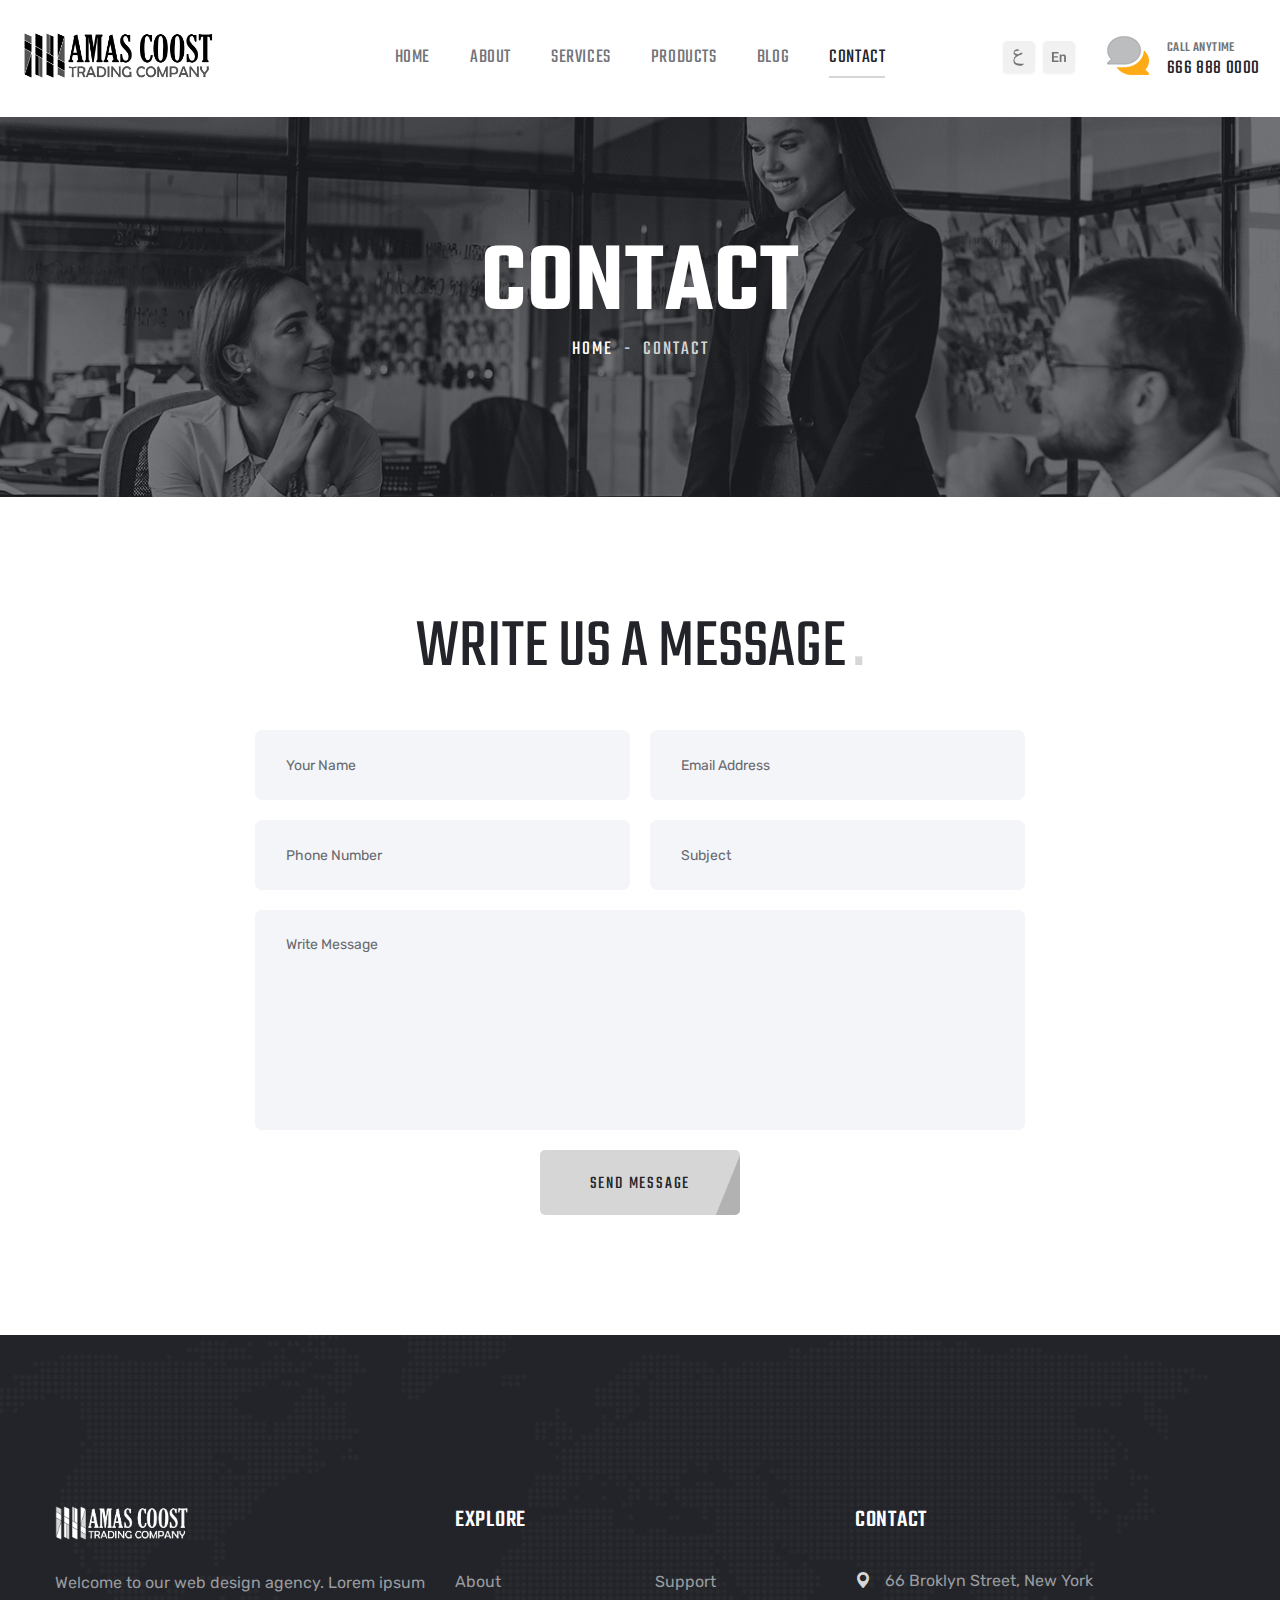
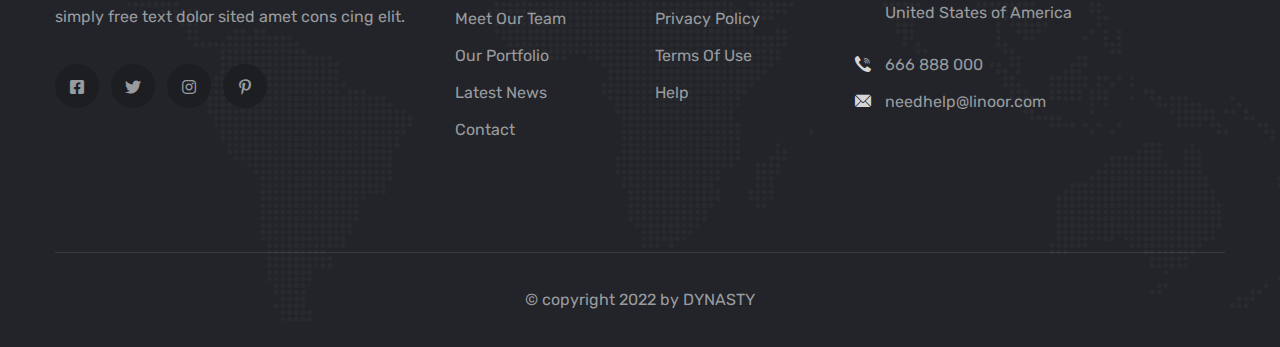
<file: contact.html>
﻿<!DOCTYPE html>
<!--Yazan Add class translated-ltr to Rtl version-->
<html lang="ar" class="translated-ltr">

<head>
    <meta charset="utf-8">
    <title>DYNASTY MEDIA | HOME</title>
    <!-- Stylesheets -->
    <link rel="preconnect" href="https://fonts.gstatic.com">
    <link
            href="https://fonts.googleapis.com/css2?family=Rubik:ital,wght@0,300;0,400;0,500;0,600;0,700;1,400;1,500;1,600;1,700&amp;family=Teko:wght@300;400;500;600;700&amp;display=swap"
            rel="stylesheet">
    <link href="css/bootstrap.min.css" rel="stylesheet">
    <link href="css/fontawesome-all.css" rel="stylesheet">
    <link href="css/owl.css" rel="stylesheet">
    <link href="css/flaticon.css" rel="stylesheet">
    <link href="css/animate.css" rel="stylesheet">
    <link href="css/jquery-ui.css" rel="stylesheet">
    <link href="css/jquery.fancybox.min.css" rel="stylesheet">
    <link href="css/hover.css" rel="stylesheet">
    <link rel="stylesheet" href="css/jarallax.css">
    <link href="css/custom-animate.css" rel="stylesheet">
    <link href="css/style.css" rel="stylesheet">
    <!-- rtl css -->
    <link href="css/rtl.css" rel="stylesheet">
    <!-- Responsive File -->
    <link href="css/responsive.css" rel="stylesheet">

    <!-- Color css -->
    <link rel="stylesheet" id="jssDefault" href="css/colors/color-default.css">

    <link rel="shortcut icon" href="images/favicon.png" id="fav-shortcut" type="image/x-icon">
    <link rel="icon" href="images/favicon.png" id="fav-icon" type="image/x-icon">

    <!-- Responsive Settings -->
    <meta http-equiv="X-UA-Compatible" content="IE=edge">
    <meta name="viewport" content="width=device-width, initial-scale=1.0, maximum-scale=1.0, user-scalable=0">
    <!--[if lt IE 9]><script src="https://cdnjs.cloudflare.com/ajax/libs/html5shiv/3.7.3/html5shiv.js"></script><![endif]-->
    <!--[if lt IE 9]><script src="js/respond.js"></script><![endif]-->
</head>

<body>

    <div class="page-wrapper">

        <!-- Main Header -->
        <header class="main-header header-style-one header-style-four">

            <!-- Header Upper -->
            <div class="header-upper">
                <div class="inner-container clearfix">
                    <!--Logo-->
                    <div class="logo-box">
                        <div class="logo"><a href="index.html" title="Linoor - DIgital Agency HTML Template"><img src="images/logo-dark.png" id="dLogo" class="main-logo" alt="Linoor - DIgital Agency HTML Template" title="Linoor - DIgital Agency HTML Template"></a></div>
                    </div>
                    <div class="nav-outer clearfix">
                        <!--Mobile Navigation Toggler-->
                        <div class="mobile-nav-toggler"><span class="icon flaticon-menu-2"></span><span class="txt">Menu</span></div>

                        <!-- Main Menu -->
                        <nav class="main-menu navbar-expand-md navbar-light">
                            <div class="collapse navbar-collapse show clearfix" id="navbarSupportedContent">
                                <ul class="navigation clearfix one-page-scroll-menu">
                                    <li class="dropdown"><a href="index.html">Home</a></li>
                                    <li><a href="about.html">About</a></li>
                                    <li><a href="services.html">Services</a></li>
                                    <li><a href="products.html">Products</a></li>
                                    <li><a href="blog.html">Blog</a></li>
                                    <li><a href="contact.html">Contact</a></li>
                                </ul>
                            </div>
                        </nav>
                    </div>

                    <div class="other-links clearfix">
                        <div class="cart-btn">
                            <a href="#" class="theme-btn cart-toggler" hreflang="ar" style="">
                                <svg width="36" height="36" viewBox="0 0 36 36" fill="none" xmlns="http://www.w3.org/2000/svg">
                                    <g filter="url(#filter0_d_1311_8043)">
                                        <path d="M2 6C2 3.23858 4.23858 1 7 1H29C31.7614 1 34 3.23858 34 6V28C34 30.7614 31.7614 33 29 33H7C4.23858 33 2 30.7614 2 28V6Z" fill="#F1F1F1"></path>
                                    </g>
                                    <path d="M23.3604 23.8682L20.6426 25.6621C19.153 25.6621 18 25.6012 17.1836 25.4795C15.7728 25.2718 14.6842 24.8564 13.918 24.2334C12.9512 23.4528 12.4678 22.332 12.4678 20.8711C12.4678 19.9831 12.6038 19.1846 12.876 18.4756C13.098 17.8955 13.4167 17.3477 13.832 16.832C14.0326 16.5885 14.3835 16.2197 14.8848 15.7256C14.1973 15.3818 13.721 15.0846 13.4561 14.834C12.8688 14.2826 12.5752 13.5843 12.5752 12.7393C12.5752 11.9801 12.8939 11.2354 13.5312 10.5049C14.2617 9.66699 15.1462 9.24805 16.1846 9.24805C16.6501 9.24805 17.1442 9.38411 17.667 9.65625C18.0179 9.83529 18.4583 10.1325 18.9883 10.5479C18.2865 10.5479 17.5667 10.5944 16.8291 10.6875C15.8766 10.8092 15.1068 10.9847 14.5195 11.2139C13.8034 11.4932 13.4453 11.8369 13.4453 12.2451C13.4453 12.682 13.8571 13.0973 14.6807 13.4912C15.3753 13.8206 16.1631 14.0534 17.0439 14.1895C17.7601 13.8027 18.4583 13.4733 19.1387 13.2012C19.8978 12.9004 20.6855 12.6497 21.502 12.4492L21.0508 14.125C19.5612 14.7051 18.487 15.1491 17.8281 15.457C16.4961 16.0872 15.4756 16.7318 14.7666 17.3906C13.8571 18.2357 13.4023 19.1416 13.4023 20.1084C13.4023 21.1182 13.7819 21.9131 14.541 22.4932C15.1999 22.9945 16.1702 23.349 17.4521 23.5566C18.4691 23.7214 19.7653 23.8037 21.3408 23.8037C21.6774 23.8037 22.014 23.8001 22.3506 23.793C22.6872 23.7858 23.0238 23.7786 23.3604 23.7715V23.8682Z" fill="#747474"></path>
                                    <defs>
                                        <filter id="filter0_d_1311_8043" x="0" y="0" width="36" height="36" filterUnits="userSpaceOnUse" color-interpolation-filters="sRGB">
                                            <feFlood flood-opacity="0" result="BackgroundImageFix"></feFlood>
                                            <feColorMatrix in="SourceAlpha" type="matrix" values="0 0 0 0 0 0 0 0 0 0 0 0 0 0 0 0 0 0 127 0" result="hardAlpha"></feColorMatrix>
                                            <feOffset dy="1"></feOffset>
                                            <feGaussianBlur stdDeviation="1"></feGaussianBlur>
                                            <feColorMatrix type="matrix" values="0 0 0 0 0 0 0 0 0 0 0 0 0 0 0 0 0 0 0.05 0"></feColorMatrix>
                                            <feBlend mode="normal" in2="BackgroundImageFix" result="effect1_dropShadow_1311_8043"></feBlend>
                                            <feBlend mode="normal" in="SourceGraphic" in2="effect1_dropShadow_1311_8043" result="shape"></feBlend>
                                        </filter>
                                    </defs>
                                </svg>

                            </a>
                            <a href="#" class="theme-btn cart-toggler" hreflang="ar" style="">
                                <svg width="36" height="36" viewBox="0 0 36 36" fill="none" xmlns="http://www.w3.org/2000/svg">
                                    <g filter="url(#filter0_d_905_8394)">
                                        <path d="M2 6C2 3.23858 4.23858 1 7 1H29C31.7614 1 34 3.23858 34 6V28C34 30.7614 31.7614 33 29 33H7C4.23858 33 2 30.7614 2 28V6Z" fill="#F1F1F1"></path>
                                        <path d="M17.5469 20.5234V22H12.2559V20.5234H17.5469ZM12.8301 12.0469V22H10.9502V12.0469H12.8301ZM16.8564 16.1553V17.5977H12.2559V16.1553H16.8564ZM17.5264 12.0469V13.5303H12.2559V12.0469H17.5264ZM20.4863 16.1826V22H18.6816V14.6035H20.377L20.4863 16.1826ZM20.1992 18.0352H19.666C19.6706 17.4974 19.7435 17.0098 19.8848 16.5723C20.026 16.1348 20.2243 15.7588 20.4795 15.4443C20.7393 15.1299 21.0469 14.8883 21.4023 14.7197C21.7578 14.5511 22.1543 14.4668 22.5918 14.4668C22.9473 14.4668 23.2686 14.5169 23.5557 14.6172C23.8428 14.7174 24.0889 14.877 24.2939 15.0957C24.5036 15.3145 24.6631 15.6016 24.7725 15.957C24.8864 16.3079 24.9434 16.7409 24.9434 17.2559V22H23.125V17.2422C23.125 16.9049 23.0749 16.6383 22.9746 16.4424C22.8789 16.2464 22.7376 16.1074 22.5508 16.0254C22.3685 15.9434 22.1429 15.9023 21.874 15.9023C21.596 15.9023 21.3522 15.9593 21.1426 16.0732C20.9375 16.1826 20.7643 16.3353 20.623 16.5312C20.4863 16.7272 20.3815 16.9528 20.3086 17.208C20.2357 17.4632 20.1992 17.7389 20.1992 18.0352Z" fill="#747474"></path>
                                    </g>
                                    <defs>
                                        <filter id="filter0_d_905_8394" x="0" y="0" width="36" height="36" filterUnits="userSpaceOnUse" color-interpolation-filters="sRGB">
                                            <feFlood flood-opacity="0" result="BackgroundImageFix"></feFlood>
                                            <feColorMatrix in="SourceAlpha" type="matrix" values="0 0 0 0 0 0 0 0 0 0 0 0 0 0 0 0 0 0 127 0" result="hardAlpha"></feColorMatrix>
                                            <feOffset dy="1"></feOffset>
                                            <feGaussianBlur stdDeviation="1"></feGaussianBlur>
                                            <feColorMatrix type="matrix" values="0 0 0 0 0 0 0 0 0 0 0 0 0 0 0 0 0 0 0.05 0"></feColorMatrix>
                                            <feBlend mode="normal" in2="BackgroundImageFix" result="effect1_dropShadow_905_8394"></feBlend>
                                            <feBlend mode="normal" in="SourceGraphic" in2="effect1_dropShadow_905_8394" result="shape"></feBlend>
                                        </filter>
                                    </defs>
                                </svg>
                            </a>

                        </div>
                        <div class="link-box">
                            <div class="call-us">
                                <a class="link" href="tel:6668880000">
                                    <span class="icon"></span>
                                    <span class="sub-text">Call Anytime</span>
                                    <span class="number">666 888 0000</span>
                                </a>
                            </div>
                        </div>
                    </div>

                </div>
            </div>
            <!--End Header Upper-->


        </header>
        <!-- End Main Header -->

        <!--Mobile Menu-->
        <div class="side-menu__block">


            <div class="side-menu__block-overlay custom-cursor__overlay">
                <div class="cursor"></div>
                <div class="cursor-follower"></div>
            </div><!-- /.side-menu__block-overlay -->
            <div class="side-menu__block-inner ">
                <div class="side-menu__top justify-content-end">

                    <a href="#" class="side-menu__toggler side-menu__close-btn"><img src="images/icons/close-1-1.png" alt=""></a>
                </div><!-- /.side-menu__top -->


                <nav class="mobile-nav__container">
                    <!-- content is loading via js -->
                </nav>
                <div class="side-menu__sep"></div><!-- /.side-menu__sep -->
                <div class="side-menu__content">
                    <p>Linoor is a premium Template for Digital Agencies, Start Ups, Small Business and a wide range of
                        other agencies.</p>
                    <p><a href="mailto:needhelp@linoor.com">needhelp@linoor.com</a> <br> <a href="tel:888-999-0000">888
                            999 0000</a></p>
                    <div class="side-menu__social">
                        <a href="#"><i class="fab fa-facebook-square"></i></a>
                        <a href="#"><i class="fab fa-twitter"></i></a>
                        <a href="#"><i class="fab fa-instagram"></i></a>
                        <a href="#"><i class="fab fa-pinterest-p"></i></a>
                    </div>
                </div><!-- /.side-menu__content -->
            </div><!-- /.side-menu__block-inner -->
        </div><!-- /.side-menu__block -->

        <!-- Banner Section -->
        <section class="page-banner">
            <div class="image-layer" style="background-image:url(images/background/image-7.jpg);"></div>
            <div class="banner-inner">
                <div class="auto-container">
                    <div class="inner-container clearfix">
                        <h1>Contact</h1>
                        <div class="page-nav">
                            <ul class="bread-crumb clearfix">
                                <li><a href="index-main.html">Home</a></li>
                                <li class="active">Contact</li>
                            </ul>
                        </div>
                    </div>
                </div>
            </div>
        </section>
        <!--End Banner Section -->

        <!--Contact Section-->
        <section class="contact-section">
            <div class="auto-container">
                <div class="form-box">
                    <div class="sec-title">
                        <h2>Write Us a Message<span class="dot">.</span></h2>
                    </div>
                    <div class="default-form">
                        <form method="post" action="sendemail.php" id="contact-form">
                            <div class="row clearfix">
                                <div class="form-group col-lg-6 col-md-6 col-sm-12">
                                    <div class="field-inner">
                                        <input type="text" name="username" value="" placeholder="Your Name" required="">
                                    </div>
                                </div>
                                <div class="form-group col-lg-6 col-md-6 col-sm-12">
                                    <div class="field-inner">
                                        <input type="email" name="email" value="" placeholder="Email Address" required="">
                                    </div>
                                </div>
                                <div class="form-group col-lg-6 col-md-6 col-sm-12">
                                    <div class="field-inner">
                                        <input type="text" name="phone" value="" placeholder="Phone Number" required="">
                                    </div>
                                </div>
                                <div class="form-group col-lg-6 col-md-6 col-sm-12">
                                    <div class="field-inner">
                                        <input type="text" name="subject" value="" placeholder="Subject" required="">
                                    </div>
                                </div>
                                <div class="form-group col-lg-12 col-md-12 col-sm-12">
                                    <div class="field-inner">
                                        <textarea name="message" placeholder="Write Message" required=""></textarea>
                                    </div>
                                </div>
                                <div class="form-group col-lg-12 col-md-12 col-sm-12">
                                    <button class="theme-btn btn-style-one">
                                        <i class="btn-curve"></i>
                                        <span class="btn-title">Send message</span>
                                    </button>
                                </div>
                            </div>
                        </form>
                    </div>
                </div>
            </div>
        </section>

        <!-- Main Footer -->
        <footer class="main-footer">
            <div class="auto-container">
                <!--Widgets Section-->
                <div class="widgets-section">
                    <div class="row clearfix">

                        <!--Column-->
                        <div class="column col-xl-4 col-lg-6 col-md-6 col-sm-12">
                            <div class="footer-widget logo-widget">
                                <div class="widget-content">
                                    <div class="logo">
                                        <a href="index.html"><img id="fLogo" src="images/footer-logo.png" alt=""></a>
                                    </div>
                                    <div class="text">Welcome to our web design agency. Lorem ipsum simply free text
                                        dolor sited amet cons cing elit.</div>
                                    <ul class="social-links clearfix">
                                        <li><a href="#"><span class="fab fa-facebook-square"></span></a></li>
                                        <li><a href="#"><span class="fab fa-twitter"></span></a></li>
                                        <li><a href="#"><span class="fab fa-instagram"></span></a></li>
                                        <li><a href="#"><span class="fab fa-pinterest-p"></span></a></li>
                                    </ul>
                                </div>
                            </div>
                        </div>

                        <!--Column-->
                        <div class="column col-xl-4 col-lg-6 col-md-6 col-sm-12">
                            <div class="footer-widget links-widget">
                                <div class="widget-content">
                                    <h6>Explore</h6>
                                    <div class="row clearfix">
                                        <div class="col-md-6 col-sm-12">
                                            <ul>
                                                <li><a href="#">About</a></li>
                                                <li><a href="#">Meet Our Team</a></li>
                                                <li><a href="#">Our Portfolio</a></li>
                                                <li><a href="#">Latest News</a></li>
                                                <li><a href="#">Contact</a></li>
                                            </ul>
                                        </div>
                                        <div class="col-md-6 col-sm-12">
                                            <ul>
                                                <li><a href="#">Support</a></li>
                                                <li><a href="#">Privacy Policy</a></li>
                                                <li><a href="#">Terms of Use</a></li>
                                                <li><a href="#">Help</a></li>
                                            </ul>
                                        </div>
                                    </div>
                                </div>
                            </div>
                        </div>

                        <!--Column-->
                        <div class="column col-xl-4 col-lg-6 col-md-6 col-sm-12">
                            <div class="footer-widget info-widget">
                                <div class="widget-content">
                                    <h6>Contact</h6>
                                    <ul class="contact-info">
                                        <li class="address"><span class="icon flaticon-pin-1"></span> 66 Broklyn Street,
                                            New York <br>United States of America</li>
                                        <li><span class="icon flaticon-call"></span><a href="tel:666888000">666 888
                                                000</a></li>
                                        <li><span class="icon flaticon-email-2"></span><a href="mailto:needhelp@linoor.com">needhelp@linoor.com</a></li>
                                    </ul>
                                </div>
                            </div>
                        </div>

                    </div>

                </div>
            </div>

            <!-- Footer Bottom -->
            <div class="footer-bottom">
                <div class="auto-container">
                    <div class="inner clearfix">
                        <div class="copyright">&copy; copyright 2022 by DYNASTY</div>
                    </div>
                </div>
            </div>

        </footer>

    </div>
    <!--End pagewrapper-->

    <a href="#" data-target="html" class="scroll-to-target scroll-to-top"><i class="fa fa-angle-up"></i></a>



    <script src="js/jquery.js"></script>
    <script src="js/popper.min.js"></script>
    <script src="js/bootstrap.min.js"></script>
    <script src="js/TweenMax.js"></script>
    <script src="js/jquery-ui.js"></script>
    <script src="js/jquery.fancybox.js"></script>
    <script src="js/owl.js"></script>
    <script src="js/mixitup.js"></script>
    <script src="js/appear.js"></script>
    <script src="js/wow.js"></script>
    <script src="js/jQuery.style.switcher.min.js"></script>
    <script src="js/jquery.easing.min.js"></script>
    <script src="js/jarallax.min.js"></script>
    <script src="js/custom-script.js"></script>
</body>

</html>
</file>
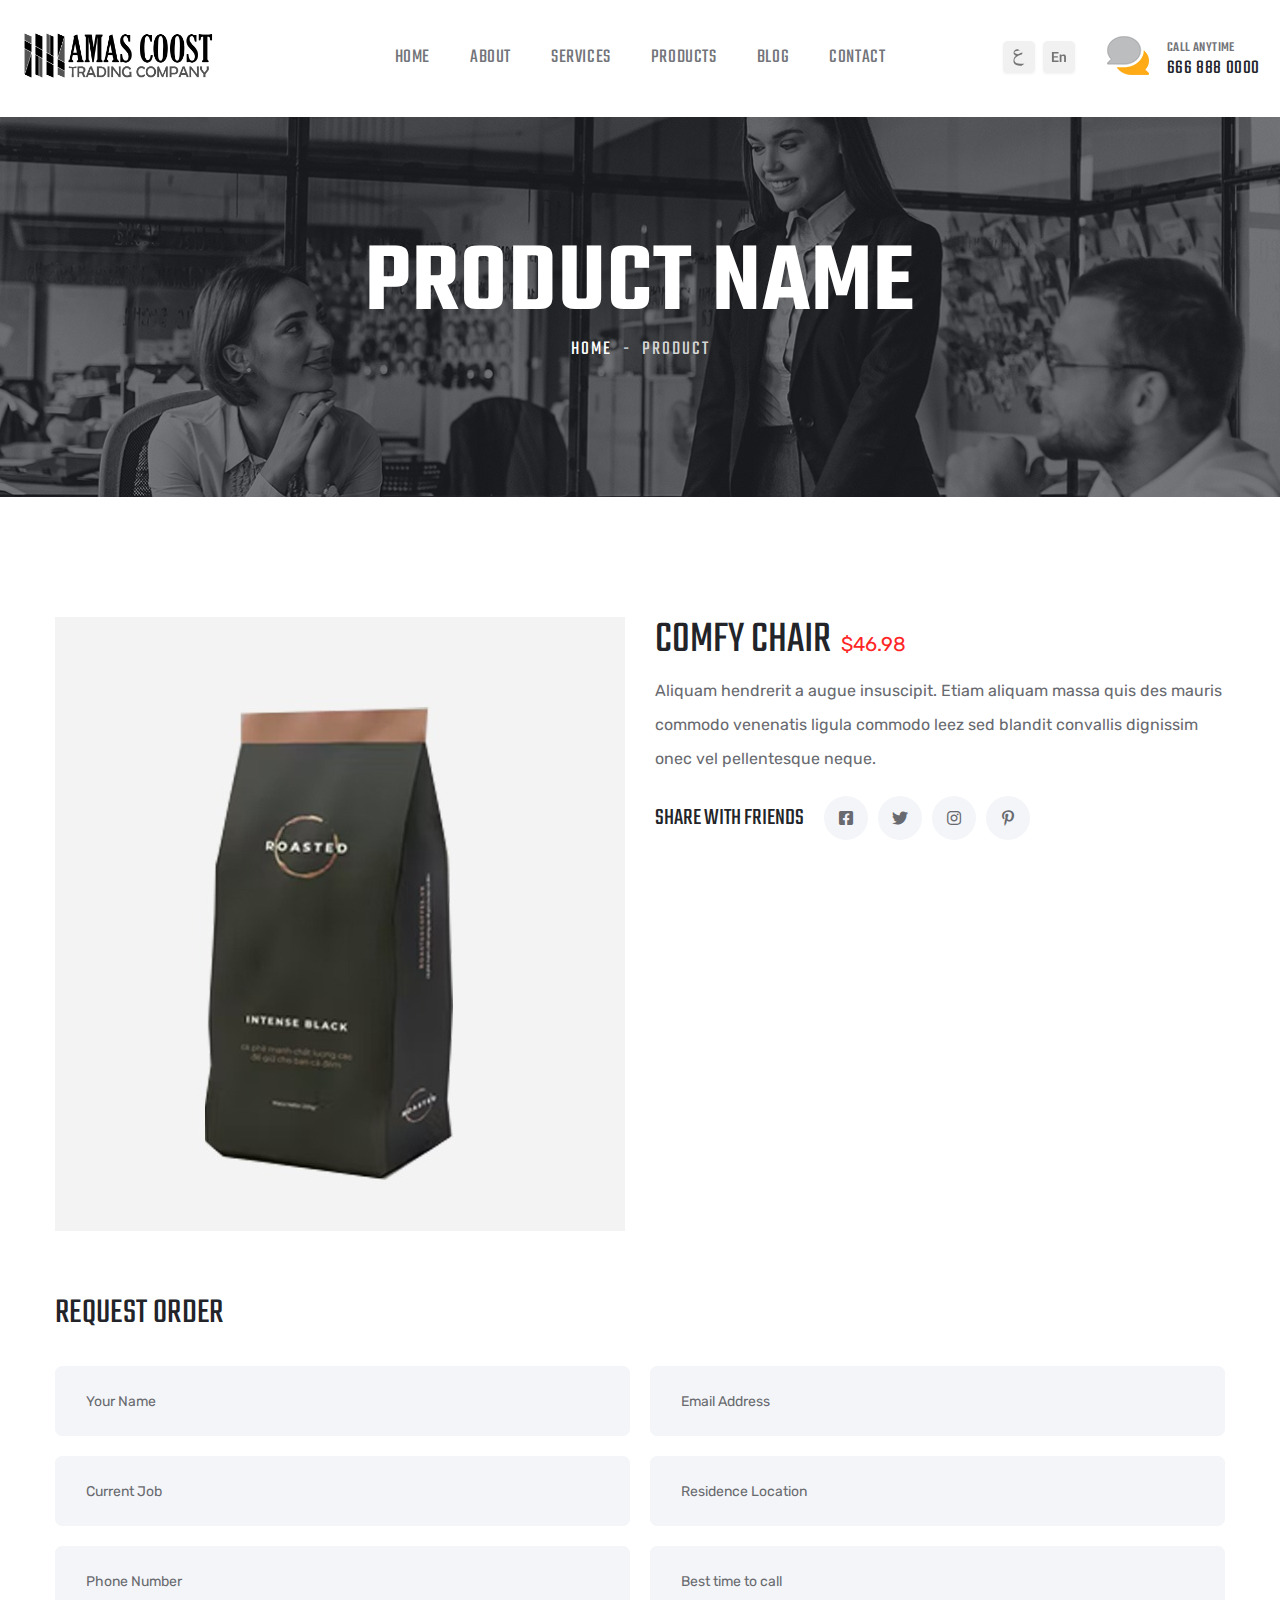
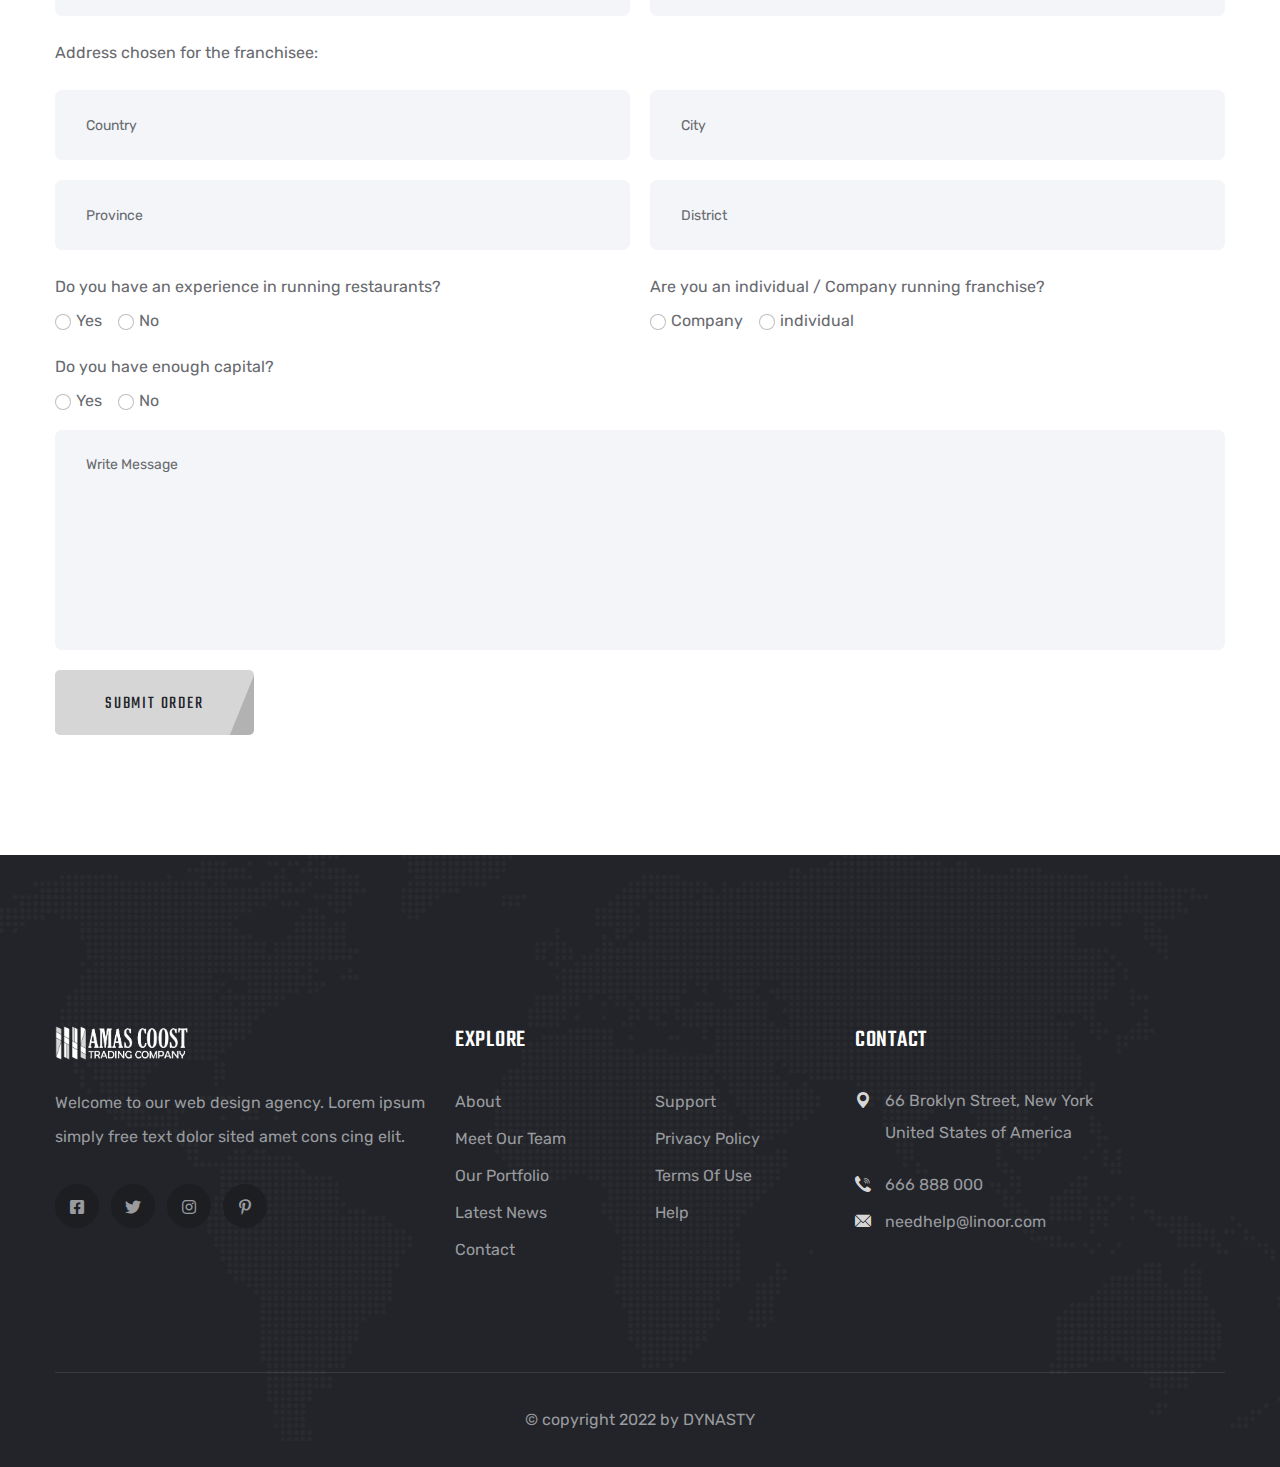
<file: product-single.html>
﻿<!DOCTYPE html>
<!--Yazan Add class translated-ltr to Rtl version-->
<html lang="ar" class="translated-ltr">

<head>
    <meta charset="utf-8">
    <title>DYNASTY MEDIA | HOME</title>
    <!-- Stylesheets -->
    <link rel="preconnect" href="https://fonts.gstatic.com">
    <link
            href="https://fonts.googleapis.com/css2?family=Rubik:ital,wght@0,300;0,400;0,500;0,600;0,700;1,400;1,500;1,600;1,700&amp;family=Teko:wght@300;400;500;600;700&amp;display=swap"
            rel="stylesheet">
    <link href="css/bootstrap.min.css" rel="stylesheet">
    <link href="css/fontawesome-all.css" rel="stylesheet">
    <link href="css/owl.css" rel="stylesheet">
    <link href="css/flaticon.css" rel="stylesheet">
    <link href="css/animate.css" rel="stylesheet">
    <link href="css/jquery-ui.css" rel="stylesheet">
    <link href="css/jquery.fancybox.min.css" rel="stylesheet">
    <link href="css/hover.css" rel="stylesheet">
    <link rel="stylesheet" href="css/jarallax.css">
    <link href="css/custom-animate.css" rel="stylesheet">
    <link href="css/style.css" rel="stylesheet">
    <!-- rtl css -->
    <link href="css/rtl.css" rel="stylesheet">
    <!-- Responsive File -->
    <link href="css/responsive.css" rel="stylesheet">

    <!-- Color css -->
    <link rel="stylesheet" id="jssDefault" href="css/colors/color-default.css">

    <link rel="shortcut icon" href="images/favicon.png" id="fav-shortcut" type="image/x-icon">
    <link rel="icon" href="images/favicon.png" id="fav-icon" type="image/x-icon">

    <!-- Responsive Settings -->
    <meta http-equiv="X-UA-Compatible" content="IE=edge">
    <meta name="viewport" content="width=device-width, initial-scale=1.0, maximum-scale=1.0, user-scalable=0">
    <!--[if lt IE 9]>
    <script src="https://cdnjs.cloudflare.com/ajax/libs/html5shiv/3.7.3/html5shiv.js"></script><![endif]-->
    <!--[if lt IE 9]>
    <script src="js/respond.js"></script><![endif]-->
</head>

<body>

<div class="page-wrapper">
    <!-- Main Header -->
    <header class="main-header header-style-one header-style-four">

        <!-- Header Upper -->
        <div class="header-upper">
            <div class="inner-container clearfix">
                <!--Logo-->
                <div class="logo-box">
                    <div class="logo"><a href="index.html" title="Linoor - DIgital Agency HTML Template"><img
                            src="images/logo-dark.png" id="dLogo" class="main-logo"
                            alt="Linoor - DIgital Agency HTML Template"
                            title="Linoor - DIgital Agency HTML Template"></a></div>
                </div>
                <div class="nav-outer clearfix">
                    <!--Mobile Navigation Toggler-->
                    <div class="mobile-nav-toggler"><span class="icon flaticon-menu-2"></span><span
                            class="txt">Menu</span></div>

                    <!-- Main Menu -->
                    <nav class="main-menu navbar-expand-md navbar-light">
                        <div class="collapse navbar-collapse show clearfix" id="navbarSupportedContent">
                            <ul class="navigation clearfix one-page-scroll-menu">
                                <li class="dropdown"><a href="index.html">Home</a></li>
                                <li><a href="about.html">About</a></li>
                                <li><a href="services.html">Services</a></li>
                                <li><a href="products.html">Products</a></li>
                                <li><a href="blog.html">Blog</a></li>
                                <li><a href="contact.html">Contact</a></li>
                            </ul>
                        </div>
                    </nav>
                </div>

                <div class="other-links clearfix">
                    <div class="cart-btn">
                        <a href="#" class="theme-btn cart-toggler" hreflang="ar" style="">
                            <svg width="36" height="36" viewBox="0 0 36 36" fill="none"
                                 xmlns="http://www.w3.org/2000/svg">
                                <g filter="url(#filter0_d_1311_8043)">
                                    <path d="M2 6C2 3.23858 4.23858 1 7 1H29C31.7614 1 34 3.23858 34 6V28C34 30.7614 31.7614 33 29 33H7C4.23858 33 2 30.7614 2 28V6Z"
                                          fill="#F1F1F1"></path>
                                </g>
                                <path d="M23.3604 23.8682L20.6426 25.6621C19.153 25.6621 18 25.6012 17.1836 25.4795C15.7728 25.2718 14.6842 24.8564 13.918 24.2334C12.9512 23.4528 12.4678 22.332 12.4678 20.8711C12.4678 19.9831 12.6038 19.1846 12.876 18.4756C13.098 17.8955 13.4167 17.3477 13.832 16.832C14.0326 16.5885 14.3835 16.2197 14.8848 15.7256C14.1973 15.3818 13.721 15.0846 13.4561 14.834C12.8688 14.2826 12.5752 13.5843 12.5752 12.7393C12.5752 11.9801 12.8939 11.2354 13.5312 10.5049C14.2617 9.66699 15.1462 9.24805 16.1846 9.24805C16.6501 9.24805 17.1442 9.38411 17.667 9.65625C18.0179 9.83529 18.4583 10.1325 18.9883 10.5479C18.2865 10.5479 17.5667 10.5944 16.8291 10.6875C15.8766 10.8092 15.1068 10.9847 14.5195 11.2139C13.8034 11.4932 13.4453 11.8369 13.4453 12.2451C13.4453 12.682 13.8571 13.0973 14.6807 13.4912C15.3753 13.8206 16.1631 14.0534 17.0439 14.1895C17.7601 13.8027 18.4583 13.4733 19.1387 13.2012C19.8978 12.9004 20.6855 12.6497 21.502 12.4492L21.0508 14.125C19.5612 14.7051 18.487 15.1491 17.8281 15.457C16.4961 16.0872 15.4756 16.7318 14.7666 17.3906C13.8571 18.2357 13.4023 19.1416 13.4023 20.1084C13.4023 21.1182 13.7819 21.9131 14.541 22.4932C15.1999 22.9945 16.1702 23.349 17.4521 23.5566C18.4691 23.7214 19.7653 23.8037 21.3408 23.8037C21.6774 23.8037 22.014 23.8001 22.3506 23.793C22.6872 23.7858 23.0238 23.7786 23.3604 23.7715V23.8682Z"
                                      fill="#747474"></path>
                                <defs>
                                    <filter id="filter0_d_1311_8043" x="0" y="0" width="36" height="36"
                                            filterUnits="userSpaceOnUse" color-interpolation-filters="sRGB">
                                        <feFlood flood-opacity="0" result="BackgroundImageFix"></feFlood>
                                        <feColorMatrix in="SourceAlpha" type="matrix"
                                                       values="0 0 0 0 0 0 0 0 0 0 0 0 0 0 0 0 0 0 127 0"
                                                       result="hardAlpha"></feColorMatrix>
                                        <feOffset dy="1"></feOffset>
                                        <feGaussianBlur stdDeviation="1"></feGaussianBlur>
                                        <feColorMatrix type="matrix"
                                                       values="0 0 0 0 0 0 0 0 0 0 0 0 0 0 0 0 0 0 0.05 0"></feColorMatrix>
                                        <feBlend mode="normal" in2="BackgroundImageFix"
                                                 result="effect1_dropShadow_1311_8043"></feBlend>
                                        <feBlend mode="normal" in="SourceGraphic" in2="effect1_dropShadow_1311_8043"
                                                 result="shape"></feBlend>
                                    </filter>
                                </defs>
                            </svg>

                        </a>
                        <a href="#" class="theme-btn cart-toggler" hreflang="ar" style="">
                            <svg width="36" height="36" viewBox="0 0 36 36" fill="none"
                                 xmlns="http://www.w3.org/2000/svg">
                                <g filter="url(#filter0_d_905_8394)">
                                    <path d="M2 6C2 3.23858 4.23858 1 7 1H29C31.7614 1 34 3.23858 34 6V28C34 30.7614 31.7614 33 29 33H7C4.23858 33 2 30.7614 2 28V6Z"
                                          fill="#F1F1F1"></path>
                                    <path d="M17.5469 20.5234V22H12.2559V20.5234H17.5469ZM12.8301 12.0469V22H10.9502V12.0469H12.8301ZM16.8564 16.1553V17.5977H12.2559V16.1553H16.8564ZM17.5264 12.0469V13.5303H12.2559V12.0469H17.5264ZM20.4863 16.1826V22H18.6816V14.6035H20.377L20.4863 16.1826ZM20.1992 18.0352H19.666C19.6706 17.4974 19.7435 17.0098 19.8848 16.5723C20.026 16.1348 20.2243 15.7588 20.4795 15.4443C20.7393 15.1299 21.0469 14.8883 21.4023 14.7197C21.7578 14.5511 22.1543 14.4668 22.5918 14.4668C22.9473 14.4668 23.2686 14.5169 23.5557 14.6172C23.8428 14.7174 24.0889 14.877 24.2939 15.0957C24.5036 15.3145 24.6631 15.6016 24.7725 15.957C24.8864 16.3079 24.9434 16.7409 24.9434 17.2559V22H23.125V17.2422C23.125 16.9049 23.0749 16.6383 22.9746 16.4424C22.8789 16.2464 22.7376 16.1074 22.5508 16.0254C22.3685 15.9434 22.1429 15.9023 21.874 15.9023C21.596 15.9023 21.3522 15.9593 21.1426 16.0732C20.9375 16.1826 20.7643 16.3353 20.623 16.5312C20.4863 16.7272 20.3815 16.9528 20.3086 17.208C20.2357 17.4632 20.1992 17.7389 20.1992 18.0352Z"
                                          fill="#747474"></path>
                                </g>
                                <defs>
                                    <filter id="filter0_d_905_8394" x="0" y="0" width="36" height="36"
                                            filterUnits="userSpaceOnUse" color-interpolation-filters="sRGB">
                                        <feFlood flood-opacity="0" result="BackgroundImageFix"></feFlood>
                                        <feColorMatrix in="SourceAlpha" type="matrix"
                                                       values="0 0 0 0 0 0 0 0 0 0 0 0 0 0 0 0 0 0 127 0"
                                                       result="hardAlpha"></feColorMatrix>
                                        <feOffset dy="1"></feOffset>
                                        <feGaussianBlur stdDeviation="1"></feGaussianBlur>
                                        <feColorMatrix type="matrix"
                                                       values="0 0 0 0 0 0 0 0 0 0 0 0 0 0 0 0 0 0 0.05 0"></feColorMatrix>
                                        <feBlend mode="normal" in2="BackgroundImageFix"
                                                 result="effect1_dropShadow_905_8394"></feBlend>
                                        <feBlend mode="normal" in="SourceGraphic" in2="effect1_dropShadow_905_8394"
                                                 result="shape"></feBlend>
                                    </filter>
                                </defs>
                            </svg>
                        </a>

                    </div>
                    <div class="link-box">
                        <div class="call-us">
                            <a class="link" href="tel:6668880000">
                                <span class="icon"></span>
                                <span class="sub-text">Call Anytime</span>
                                <span class="number">666 888 0000</span>
                            </a>
                        </div>
                    </div>
                </div>

            </div>
        </div>
        <!--End Header Upper-->


    </header>
    <!-- End Main Header -->

    <!--Mobile Menu-->
    <div class="side-menu__block">


        <div class="side-menu__block-overlay custom-cursor__overlay">
            <div class="cursor"></div>
            <div class="cursor-follower"></div>
        </div><!-- /.side-menu__block-overlay -->
        <div class="side-menu__block-inner ">
            <div class="side-menu__top justify-content-end">

                <a href="#" class="side-menu__toggler side-menu__close-btn"><img src="images/icons/close-1-1.png"
                                                                                 alt=""></a>
            </div><!-- /.side-menu__top -->


            <nav class="mobile-nav__container">
                <!-- content is loading via js -->
            </nav>
            <div class="side-menu__sep"></div><!-- /.side-menu__sep -->
            <div class="side-menu__content">
                <p>Linoor is a premium Template for Digital Agencies, Start Ups, Small Business and a wide range of
                    other agencies.</p>
                <p><a href="mailto:needhelp@linoor.com">needhelp@linoor.com</a> <br> <a href="tel:888-999-0000">888
                    999 0000</a></p>
                <div class="side-menu__social">
                    <a href="#"><i class="fab fa-facebook-square"></i></a>
                    <a href="#"><i class="fab fa-twitter"></i></a>
                    <a href="#"><i class="fab fa-instagram"></i></a>
                    <a href="#"><i class="fab fa-pinterest-p"></i></a>
                </div>
            </div><!-- /.side-menu__content -->
        </div><!-- /.side-menu__block-inner -->
    </div><!-- /.side-menu__block -->

    <!-- Banner Section -->
    <section class="page-banner">
        <div class="image-layer" style="background-image:url(images/background/image-7.jpg);"></div>
        <div class="banner-inner">
            <div class="auto-container">
                <div class="inner-container clearfix">
                    <h1>Product Name</h1>
                    <div class="page-nav">
                        <ul class="bread-crumb clearfix">
                            <li><a href="index.html">Home</a></li>
                            <li class="active">Product</li>
                        </ul>
                    </div>
                </div>
            </div>
        </div>
    </section>
    <!--End Banner Section -->

    <section class="product-details">
        <div class="auto-container">
            <div class="row">
                <div class="col-lg-12 col-xl-6">
                    <a href="images/prod.jpeg" class="product-details__image lightbox-image">
                        <img src="images/prod.jpeg" alt="--">
                    </a><!-- /.product-details__image -->
                </div><!-- /.col-md-12 col-lg-6 -->
                <div class="col-lg-12 col-xl-6">
                    <div class="product-details__top">
                        <h3 class="product-details__title">
                            Comfy chair
                        </h3><!-- /.product-details__title -->
                        <p class="product-details__price">$46.98</p>
                    </div><!-- /.product-details__top -->

                    <div class="product-details__content">
                        <p>Aliquam hendrerit a augue insuscipit. Etiam aliquam massa quis des mauris commodo
                            venenatis ligula commodo leez sed blandit convallis dignissim onec vel pellentesque
                            neque.</p>
                    </div><!-- /.product-details__content -->
                    <div class="product-details__social">
                        <span>Share with friends</span>
                        <a href="#" class="fab fa-facebook-square"></a>
                        <a href="#" class="fab fa-twitter"></a>
                        <a href="#" class="fab fa-instagram"></a>
                        <a href="#" class="fab fa-pinterest-p"></a>
                    </div><!-- /.product-details__social -->
                </div><!-- /.col-md-12 col-lg-6 -->
            </div><!-- /.row -->
        </div><!-- /.container -->
    </section><!-- /.product-details -->
    <section class="review-form">
        <div class="auto-container">
            <h3 class="review-form__title">Request Order</h3><!-- /.review-form__title -->
            <form action="#" class="review-form__form default-form">
                <div class="row">

                    <div class="col-lg-6">
                        <div class="form-group">
                            <input type="text" placeholder="Your Name">
                        </div><!-- /.form-group -->
                    </div><!-- /.col-lg-6 -->
                    <div class="col-lg-6">
                        <div class="form-group">
                            <input type="text" placeholder="Email Address">
                        </div><!-- /.form-group -->
                    </div><!-- /.col-lg-6 -->
                    <div class="col-lg-6">
                        <div class="form-group">
                            <input type="text" placeholder="Current Job">
                        </div><!-- /.form-group -->
                    </div><!-- /.col-lg-6 -->
                    <div class="col-lg-6">
                        <div class="form-group">
                            <input type="text" placeholder="Residence Location">
                        </div><!-- /.form-group -->
                    </div><!-- /.col-lg-6 -->
                    <div class="col-lg-6">
                        <div class="form-group">
                            <input type="number" placeholder="Phone Number">
                        </div><!-- /.form-group -->
                    </div><!-- /.col-lg-6 -->
                    <div class="col-lg-6">
                        <div class="form-group">
                            <input type="number" placeholder="Best time to call">
                        </div><!-- /.form-group -->
                    </div><!-- /.col-lg-6 -->
                    <div class="col-12">
                        <p>
                            Address chosen for the franchisee:
                        </p>
                    </div>
                    <div class="col-lg-6">
                        <div class="form-group">
                            <input type="number" placeholder="Country">
                        </div><!-- /.form-group -->
                    </div><!-- /.col-lg-6 -->
                    <div class="col-lg-6">
                        <div class="form-group">
                            <input type="number" placeholder="City">
                        </div><!-- /.form-group -->
                    </div><!-- /.col-lg-6 -->
                    <div class="col-lg-6">
                        <div class="form-group">
                            <input type="number" placeholder="Province">
                        </div><!-- /.form-group -->
                    </div><!-- /.col-lg-6 -->
                    <div class="col-lg-6">
                        <div class="form-group">
                            <input type="number" placeholder="District">
                        </div><!-- /.form-group -->
                    </div><!-- /.col-lg-6 -->
                    <div class="col-lg-6">
                        <div class="mb-2">
                            <p class="mb-0">
                                Do you have an experience in running restaurants?
                            </p>
                            <div class="form-check form-check-inline p-0">
                                <div class="form-check form-check-inline">
                                    <input class="form-check-input" type="radio" name="inlineRadioOptions" id="inlineRadio1"
                                           value="option1">
                                    <label class="form-check-label" for="inlineRadio1">Yes</label>
                                </div>
                                <div class="form-check form-check-inline">
                                    <input class="form-check-input" type="radio" name="inlineRadioOptions" id="inlineRadio2"
                                           value="option2">
                                    <label class="form-check-label" for="inlineRadio2">No</label>
                                </div>
                            </div>
                        </div>
                    </div>
                    <div class="col-lg-6">
                        <div class="mb-2">
                            <p class="mb-0">
                                Are you an individual / Company running franchise?
                            </p>
                            <div class="form-check form-check-inline p-0">
                                <div class="form-check form-check-inline">
                                    <input class="form-check-input" type="radio" name="inlineRadioOptions2" id="inlineRadio3"
                                           value="option1">
                                    <label class="form-check-label" for="inlineRadio3">Company</label>
                                </div>
                                <div class="form-check form-check-inline">
                                    <input class="form-check-input" type="radio" name="inlineRadioOptions2" id="inlineRadio4"
                                           value="option2">
                                    <label class="form-check-label" for="inlineRadio4">individual</label>
                                </div>
                            </div>
                        </div>
                    </div>
                    <div class="col-lg-6">
                        <div class="mb-2">
                            <p class="mb-0">
                                Do you have enough capital?
                            </p>
                            <div class="form-check form-check-inline p-0 capital-check">
                                <div class="form-check form-check-inline">
                                    <input class="form-check-input" type="radio" name="inlineRadioOptions3" id="inlineRadio5"
                                           value="yes">
                                    <label class="form-check-label" for="inlineRadio5">Yes</label>
                                </div>
                                <div class="form-check form-check-inline">
                                    <input class="form-check-input" type="radio" name="inlineRadioOptions3" id="inlineRadio6"
                                           value="no">
                                    <label class="form-check-label" for="inlineRadio6">No</label>
                                </div>
                            </div>
                        </div>
                    </div>
                    <div class="col-lg-6 quantity-select form-group d-none">
                            <div class="field-inner">
                                <select name="quantity" class="custom-select-box">
                                    <option value="1">1,000,000</option>
                                    <option value="2">1,000,000</option>
                                    <option value="3">1,000,000</option>
                                </select>
                            </div><!-- /.field-inner -->
                    </div>
                    <div class="col-lg-12">
                        <div class="form-group">
                            <textarea placeholder="Write Message"></textarea>
                        </div><!-- /.form-group -->
                    </div><!-- /.col-lg-12 -->
                    <div class="col-lg-12">
                        <button class="theme-btn btn-style-one" type="submit">
                            <i class="btn-curve"></i>
                            <span class="btn-title">Submit Order</span>
                        </button>
                    </div><!-- /.col-lg-12 -->
                </div><!-- /.row -->
            </form>
        </div><!-- /.container -->
    </section><!-- /.review-form -->


    <!-- Main Footer -->
    <footer class="main-footer">
        <div class="auto-container">
            <!--Widgets Section-->
            <div class="widgets-section">
                <div class="row clearfix">

                    <!--Column-->
                    <div class="column col-xl-4 col-lg-6 col-md-6 col-sm-12">
                        <div class="footer-widget logo-widget">
                            <div class="widget-content">
                                <div class="logo">
                                    <a href="index.html"><img id="fLogo" src="images/footer-logo.png" alt=""></a>
                                </div>
                                <div class="text">Welcome to our web design agency. Lorem ipsum simply free text
                                    dolor sited amet cons cing elit.
                                </div>
                                <ul class="social-links clearfix">
                                    <li><a href="#"><span class="fab fa-facebook-square"></span></a></li>
                                    <li><a href="#"><span class="fab fa-twitter"></span></a></li>
                                    <li><a href="#"><span class="fab fa-instagram"></span></a></li>
                                    <li><a href="#"><span class="fab fa-pinterest-p"></span></a></li>
                                </ul>
                            </div>
                        </div>
                    </div>

                    <!--Column-->
                    <div class="column col-xl-4 col-lg-6 col-md-6 col-sm-12">
                        <div class="footer-widget links-widget">
                            <div class="widget-content">
                                <h6>Explore</h6>
                                <div class="row clearfix">
                                    <div class="col-md-6 col-sm-12">
                                        <ul>
                                            <li><a href="#">About</a></li>
                                            <li><a href="#">Meet Our Team</a></li>
                                            <li><a href="#">Our Portfolio</a></li>
                                            <li><a href="#">Latest News</a></li>
                                            <li><a href="#">Contact</a></li>
                                        </ul>
                                    </div>
                                    <div class="col-md-6 col-sm-12">
                                        <ul>
                                            <li><a href="#">Support</a></li>
                                            <li><a href="#">Privacy Policy</a></li>
                                            <li><a href="#">Terms of Use</a></li>
                                            <li><a href="#">Help</a></li>
                                        </ul>
                                    </div>
                                </div>
                            </div>
                        </div>
                    </div>

                    <!--Column-->
                    <div class="column col-xl-4 col-lg-6 col-md-6 col-sm-12">
                        <div class="footer-widget info-widget">
                            <div class="widget-content">
                                <h6>Contact</h6>
                                <ul class="contact-info">
                                    <li class="address"><span class="icon flaticon-pin-1"></span> 66 Broklyn Street,
                                        New York <br>United States of America
                                    </li>
                                    <li><span class="icon flaticon-call"></span><a href="tel:666888000">666 888
                                        000</a></li>
                                    <li><span class="icon flaticon-email-2"></span><a href="mailto:needhelp@linoor.com">needhelp@linoor.com</a>
                                    </li>
                                </ul>
                            </div>
                        </div>
                    </div>

                </div>

            </div>
        </div>

        <!-- Footer Bottom -->
        <div class="footer-bottom">
            <div class="auto-container">
                <div class="inner clearfix">
                    <div class="copyright">&copy; copyright 2022 by DYNASTY</div>
                </div>
            </div>
        </div>

    </footer>

</div>
<!--End pagewrapper-->

<a href="#" data-target="html" class="scroll-to-target scroll-to-top"><i class="fa fa-angle-up"></i></a>


<script src="js/jquery.js"></script>
<script src="js/popper.min.js"></script>
<script src="js/bootstrap.min.js"></script>
<script src="js/TweenMax.js"></script>
<script src="js/jquery-ui.js"></script>
<script src="js/jquery.fancybox.js"></script>
<script src="js/owl.js"></script>
<script src="js/mixitup.js"></script>
<script src="js/appear.js"></script>
<script src="js/wow.js"></script>
<script src="js/jQuery.style.switcher.min.js"></script>
<script src="js/jquery.easing.min.js"></script>
<script src="js/jarallax.min.js"></script>
<script src="js/custom-script.js"></script>
<script>
    $('.capital-check input').on('change', function () {
        //get checked input value
        let inputValue = $(this).val();
        if (inputValue === 'yes') {
           //remove class from quantity select
            $('.quantity-select').removeClass('d-none');
        } else {
            $('.quantity-select').addClass('d-none');
        }
    });
</script>
</body>

</html>
</file>
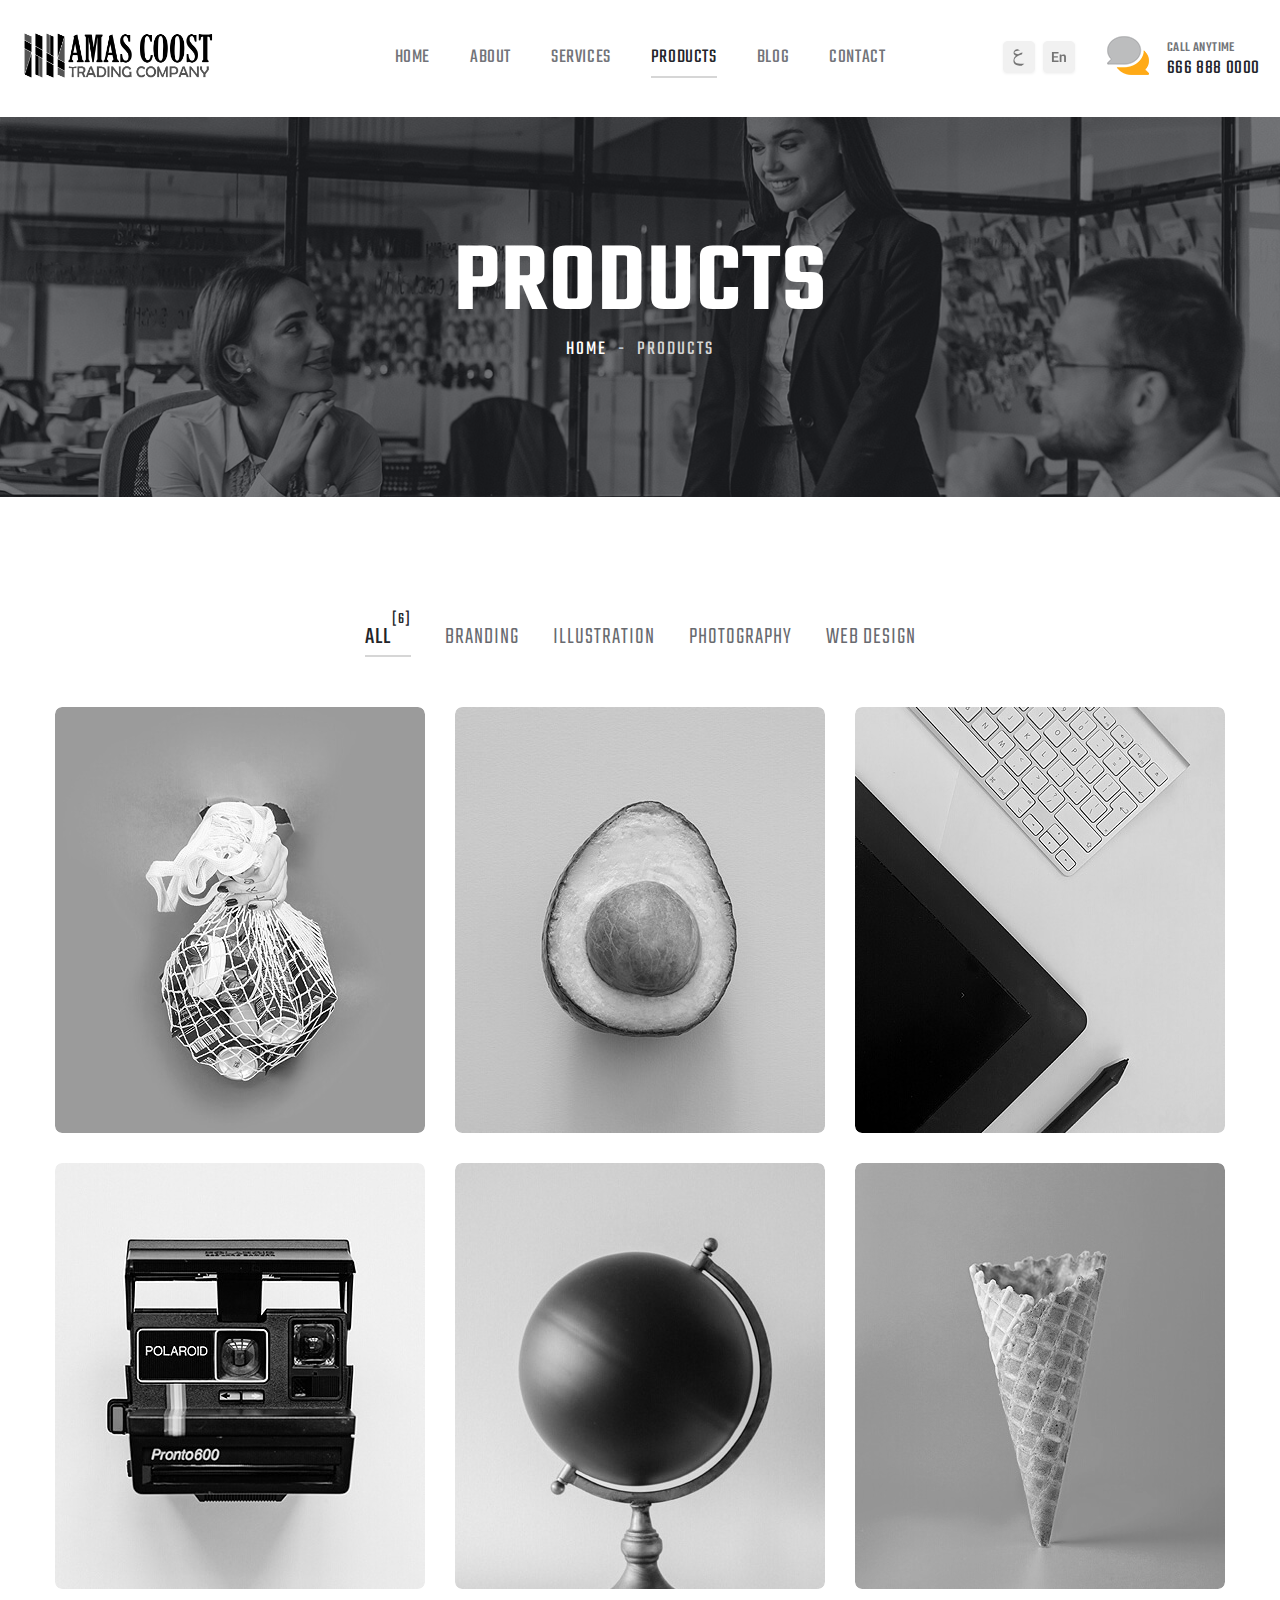
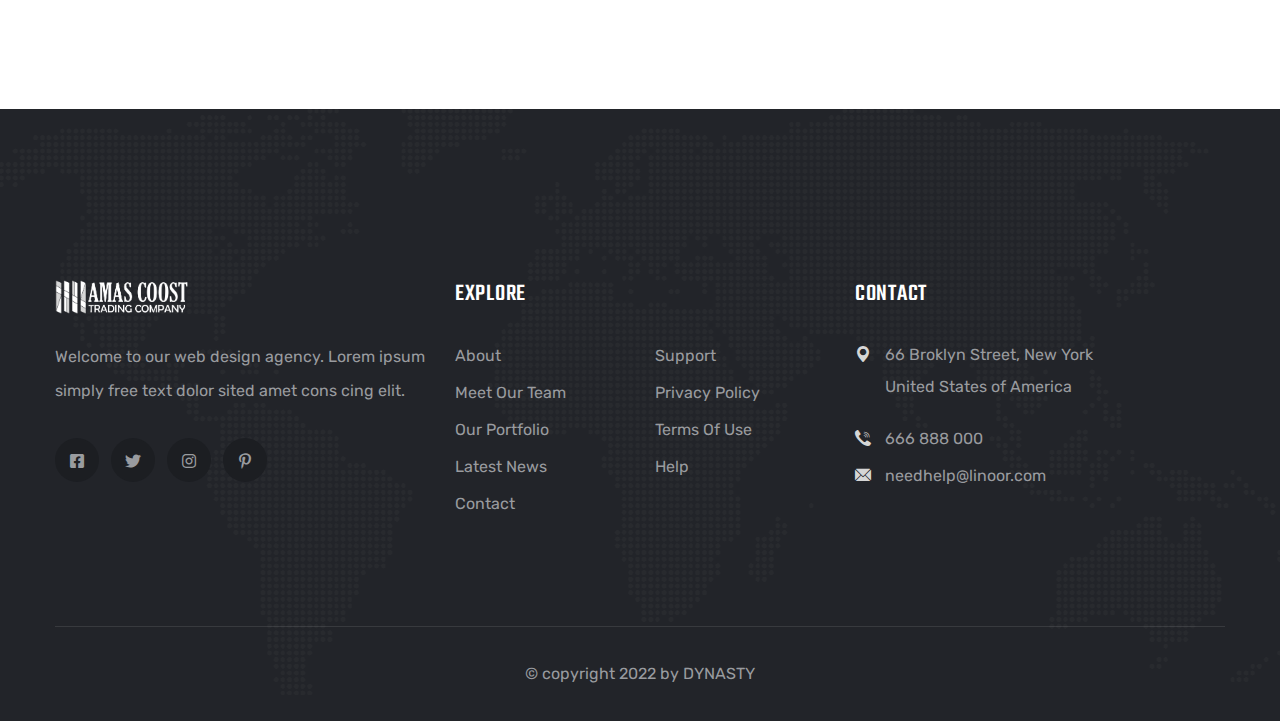
<file: products.html>
﻿<!DOCTYPE html>
<!--Yazan Add class translated-ltr to Rtl version-->
<html lang="ar" class="translated-ltr">

<head>
    <meta charset="utf-8">
    <title>DYNASTY MEDIA | HOME</title>
    <!-- Stylesheets -->
    <link rel="preconnect" href="https://fonts.gstatic.com">
    <link
            href="https://fonts.googleapis.com/css2?family=Rubik:ital,wght@0,300;0,400;0,500;0,600;0,700;1,400;1,500;1,600;1,700&amp;family=Teko:wght@300;400;500;600;700&amp;display=swap"
            rel="stylesheet">
    <link href="css/bootstrap.min.css" rel="stylesheet">
    <link href="css/fontawesome-all.css" rel="stylesheet">
    <link href="css/owl.css" rel="stylesheet">
    <link href="css/flaticon.css" rel="stylesheet">
    <link href="css/animate.css" rel="stylesheet">
    <link href="css/jquery-ui.css" rel="stylesheet">
    <link href="css/jquery.fancybox.min.css" rel="stylesheet">
    <link href="css/hover.css" rel="stylesheet">
    <link rel="stylesheet" href="css/jarallax.css">
    <link href="css/custom-animate.css" rel="stylesheet">
    <link href="css/style.css" rel="stylesheet">
    <!-- rtl css -->
    <link href="css/rtl.css" rel="stylesheet">
    <!-- Responsive File -->
    <link href="css/responsive.css" rel="stylesheet">

    <!-- Color css -->
    <link rel="stylesheet" id="jssDefault" href="css/colors/color-default.css">

    <link rel="shortcut icon" href="images/favicon.png" id="fav-shortcut" type="image/x-icon">
    <link rel="icon" href="images/favicon.png" id="fav-icon" type="image/x-icon">

    <!-- Responsive Settings -->
    <meta http-equiv="X-UA-Compatible" content="IE=edge">
    <meta name="viewport" content="width=device-width, initial-scale=1.0, maximum-scale=1.0, user-scalable=0">
    <!--[if lt IE 9]><script src="https://cdnjs.cloudflare.com/ajax/libs/html5shiv/3.7.3/html5shiv.js"></script><![endif]-->
    <!--[if lt IE 9]><script src="js/respond.js"></script><![endif]-->
</head>

<body>

    <div class="page-wrapper">
        <!-- Main Header -->
        <header class="main-header header-style-one header-style-four">

            <!-- Header Upper -->
            <div class="header-upper">
                <div class="inner-container clearfix">
                    <!--Logo-->
                    <div class="logo-box">
                        <div class="logo"><a href="index.html" title="Linoor - DIgital Agency HTML Template"><img src="images/logo-dark.png" id="dLogo" class="main-logo" alt="Linoor - DIgital Agency HTML Template" title="Linoor - DIgital Agency HTML Template"></a></div>
                    </div>
                    <div class="nav-outer clearfix">
                        <!--Mobile Navigation Toggler-->
                        <div class="mobile-nav-toggler"><span class="icon flaticon-menu-2"></span><span class="txt">Menu</span></div>

                        <!-- Main Menu -->
                        <nav class="main-menu navbar-expand-md navbar-light">
                            <div class="collapse navbar-collapse show clearfix" id="navbarSupportedContent">
                                <ul class="navigation clearfix one-page-scroll-menu">
                                    <li class="dropdown"><a href="index.html">Home</a></li>
                                    <li><a href="about.html">About</a></li>
                                    <li><a href="services.html">Services</a></li>
                                    <li><a href="products.html">Products</a></li>
                                    <li><a href="blog.html">Blog</a></li>
                                    <li><a href="contact.html">Contact</a></li>
                                </ul>
                            </div>
                        </nav>
                    </div>

                    <div class="other-links clearfix">
                        <div class="cart-btn">
                            <a href="#" class="theme-btn cart-toggler" hreflang="ar" style="">
                                <svg width="36" height="36" viewBox="0 0 36 36" fill="none" xmlns="http://www.w3.org/2000/svg">
                                    <g filter="url(#filter0_d_1311_8043)">
                                        <path d="M2 6C2 3.23858 4.23858 1 7 1H29C31.7614 1 34 3.23858 34 6V28C34 30.7614 31.7614 33 29 33H7C4.23858 33 2 30.7614 2 28V6Z" fill="#F1F1F1"></path>
                                    </g>
                                    <path d="M23.3604 23.8682L20.6426 25.6621C19.153 25.6621 18 25.6012 17.1836 25.4795C15.7728 25.2718 14.6842 24.8564 13.918 24.2334C12.9512 23.4528 12.4678 22.332 12.4678 20.8711C12.4678 19.9831 12.6038 19.1846 12.876 18.4756C13.098 17.8955 13.4167 17.3477 13.832 16.832C14.0326 16.5885 14.3835 16.2197 14.8848 15.7256C14.1973 15.3818 13.721 15.0846 13.4561 14.834C12.8688 14.2826 12.5752 13.5843 12.5752 12.7393C12.5752 11.9801 12.8939 11.2354 13.5312 10.5049C14.2617 9.66699 15.1462 9.24805 16.1846 9.24805C16.6501 9.24805 17.1442 9.38411 17.667 9.65625C18.0179 9.83529 18.4583 10.1325 18.9883 10.5479C18.2865 10.5479 17.5667 10.5944 16.8291 10.6875C15.8766 10.8092 15.1068 10.9847 14.5195 11.2139C13.8034 11.4932 13.4453 11.8369 13.4453 12.2451C13.4453 12.682 13.8571 13.0973 14.6807 13.4912C15.3753 13.8206 16.1631 14.0534 17.0439 14.1895C17.7601 13.8027 18.4583 13.4733 19.1387 13.2012C19.8978 12.9004 20.6855 12.6497 21.502 12.4492L21.0508 14.125C19.5612 14.7051 18.487 15.1491 17.8281 15.457C16.4961 16.0872 15.4756 16.7318 14.7666 17.3906C13.8571 18.2357 13.4023 19.1416 13.4023 20.1084C13.4023 21.1182 13.7819 21.9131 14.541 22.4932C15.1999 22.9945 16.1702 23.349 17.4521 23.5566C18.4691 23.7214 19.7653 23.8037 21.3408 23.8037C21.6774 23.8037 22.014 23.8001 22.3506 23.793C22.6872 23.7858 23.0238 23.7786 23.3604 23.7715V23.8682Z" fill="#747474"></path>
                                    <defs>
                                        <filter id="filter0_d_1311_8043" x="0" y="0" width="36" height="36" filterUnits="userSpaceOnUse" color-interpolation-filters="sRGB">
                                            <feFlood flood-opacity="0" result="BackgroundImageFix"></feFlood>
                                            <feColorMatrix in="SourceAlpha" type="matrix" values="0 0 0 0 0 0 0 0 0 0 0 0 0 0 0 0 0 0 127 0" result="hardAlpha"></feColorMatrix>
                                            <feOffset dy="1"></feOffset>
                                            <feGaussianBlur stdDeviation="1"></feGaussianBlur>
                                            <feColorMatrix type="matrix" values="0 0 0 0 0 0 0 0 0 0 0 0 0 0 0 0 0 0 0.05 0"></feColorMatrix>
                                            <feBlend mode="normal" in2="BackgroundImageFix" result="effect1_dropShadow_1311_8043"></feBlend>
                                            <feBlend mode="normal" in="SourceGraphic" in2="effect1_dropShadow_1311_8043" result="shape"></feBlend>
                                        </filter>
                                    </defs>
                                </svg>

                            </a>
                            <a href="#" class="theme-btn cart-toggler" hreflang="ar" style="">
                                <svg width="36" height="36" viewBox="0 0 36 36" fill="none" xmlns="http://www.w3.org/2000/svg">
                                    <g filter="url(#filter0_d_905_8394)">
                                        <path d="M2 6C2 3.23858 4.23858 1 7 1H29C31.7614 1 34 3.23858 34 6V28C34 30.7614 31.7614 33 29 33H7C4.23858 33 2 30.7614 2 28V6Z" fill="#F1F1F1"></path>
                                        <path d="M17.5469 20.5234V22H12.2559V20.5234H17.5469ZM12.8301 12.0469V22H10.9502V12.0469H12.8301ZM16.8564 16.1553V17.5977H12.2559V16.1553H16.8564ZM17.5264 12.0469V13.5303H12.2559V12.0469H17.5264ZM20.4863 16.1826V22H18.6816V14.6035H20.377L20.4863 16.1826ZM20.1992 18.0352H19.666C19.6706 17.4974 19.7435 17.0098 19.8848 16.5723C20.026 16.1348 20.2243 15.7588 20.4795 15.4443C20.7393 15.1299 21.0469 14.8883 21.4023 14.7197C21.7578 14.5511 22.1543 14.4668 22.5918 14.4668C22.9473 14.4668 23.2686 14.5169 23.5557 14.6172C23.8428 14.7174 24.0889 14.877 24.2939 15.0957C24.5036 15.3145 24.6631 15.6016 24.7725 15.957C24.8864 16.3079 24.9434 16.7409 24.9434 17.2559V22H23.125V17.2422C23.125 16.9049 23.0749 16.6383 22.9746 16.4424C22.8789 16.2464 22.7376 16.1074 22.5508 16.0254C22.3685 15.9434 22.1429 15.9023 21.874 15.9023C21.596 15.9023 21.3522 15.9593 21.1426 16.0732C20.9375 16.1826 20.7643 16.3353 20.623 16.5312C20.4863 16.7272 20.3815 16.9528 20.3086 17.208C20.2357 17.4632 20.1992 17.7389 20.1992 18.0352Z" fill="#747474"></path>
                                    </g>
                                    <defs>
                                        <filter id="filter0_d_905_8394" x="0" y="0" width="36" height="36" filterUnits="userSpaceOnUse" color-interpolation-filters="sRGB">
                                            <feFlood flood-opacity="0" result="BackgroundImageFix"></feFlood>
                                            <feColorMatrix in="SourceAlpha" type="matrix" values="0 0 0 0 0 0 0 0 0 0 0 0 0 0 0 0 0 0 127 0" result="hardAlpha"></feColorMatrix>
                                            <feOffset dy="1"></feOffset>
                                            <feGaussianBlur stdDeviation="1"></feGaussianBlur>
                                            <feColorMatrix type="matrix" values="0 0 0 0 0 0 0 0 0 0 0 0 0 0 0 0 0 0 0.05 0"></feColorMatrix>
                                            <feBlend mode="normal" in2="BackgroundImageFix" result="effect1_dropShadow_905_8394"></feBlend>
                                            <feBlend mode="normal" in="SourceGraphic" in2="effect1_dropShadow_905_8394" result="shape"></feBlend>
                                        </filter>
                                    </defs>
                                </svg>
                            </a>

                        </div>
                        <div class="link-box">
                            <div class="call-us">
                                <a class="link" href="tel:6668880000">
                                    <span class="icon"></span>
                                    <span class="sub-text">Call Anytime</span>
                                    <span class="number">666 888 0000</span>
                                </a>
                            </div>
                        </div>
                    </div>

                </div>
            </div>
            <!--End Header Upper-->


        </header>
        <!-- End Main Header -->

        <!--Mobile Menu-->
        <div class="side-menu__block">


            <div class="side-menu__block-overlay custom-cursor__overlay">
                <div class="cursor"></div>
                <div class="cursor-follower"></div>
            </div><!-- /.side-menu__block-overlay -->
            <div class="side-menu__block-inner ">
                <div class="side-menu__top justify-content-end">

                    <a href="#" class="side-menu__toggler side-menu__close-btn"><img src="images/icons/close-1-1.png" alt=""></a>
                </div><!-- /.side-menu__top -->


                <nav class="mobile-nav__container">
                    <!-- content is loading via js -->
                </nav>
                <div class="side-menu__sep"></div><!-- /.side-menu__sep -->
                <div class="side-menu__content">
                    <p>Linoor is a premium Template for Digital Agencies, Start Ups, Small Business and a wide range of
                        other agencies.</p>
                    <p><a href="mailto:needhelp@linoor.com">needhelp@linoor.com</a> <br> <a href="tel:888-999-0000">888
                            999 0000</a></p>
                    <div class="side-menu__social">
                        <a href="#"><i class="fab fa-facebook-square"></i></a>
                        <a href="#"><i class="fab fa-twitter"></i></a>
                        <a href="#"><i class="fab fa-instagram"></i></a>
                        <a href="#"><i class="fab fa-pinterest-p"></i></a>
                    </div>
                </div><!-- /.side-menu__content -->
            </div><!-- /.side-menu__block-inner -->
        </div><!-- /.side-menu__block -->

        <!-- Banner Section -->
        <section class="page-banner">
            <div class="image-layer" style="background-image:url(images/background/image-7.jpg);"></div>
            <div class="banner-inner">
                <div class="auto-container">
                    <div class="inner-container clearfix">
                        <h1>Products</h1>
                        <div class="page-nav">
                            <ul class="bread-crumb clearfix">
                                <li><a href="index.html">Home</a></li>
                                <li class="active">Products</li>
                            </ul>
                        </div>
                    </div>
                </div>
            </div>
        </section>
        <!--End Banner Section -->

        <!-- Gallery Section -->
        <section class="gallery-section">
            <div class="auto-container">
                <!--MixitUp Galery-->
                <div class="mixitup-gallery">
                    <!--Filter-->
                    <div class="filters centered clearfix">
                        <ul class="filter-tabs filter-btns clearfix">
                            <li class="active filter" data-role="button" data-filter="all">All<sup>[6]</sup></li>
                            <li class="filter" data-role="button" data-filter=".branding">Branding<sup>[3]</sup></li>
                            <li class="filter" data-role="button" data-filter=".illustration">illustration<sup>[3]</sup>
                            </li>
                            <li class="filter" data-role="button" data-filter=".photography">Photography<sup>[3]</sup>
                            </li>
                            <li class="filter" data-role="button" data-filter=".web-design">Web Design<sup>[4]</sup>
                            </li>
                        </ul>
                    </div>
                    <div class="filter-list row">
                        <!-- Gallery Item -->
                        <div class="gallery-item mix all web-design col-lg-4 col-md-6 col-sm-12">
                            <div class="inner-box">
                                <figure class="image"><img src="images/gallery/1.jpg" alt=""></figure>
                                <a href="images/gallery/1.jpg" class="lightbox-image overlay-box" data-fancybox="gallery"></a>
                                <div class="cap-box">
                                    <div class="cap-inner">
                                        <div class="cat"><span>Graphic</span></div>
                                        <div class="title">
                                            <h5><a href="product-single.html">Fimlor Experience</a></h5>
                                        </div>
                                    </div>
                                </div>
                            </div>
                        </div>

                        <!-- Gallery Item -->
                        <div class="gallery-item mix all photography web-design col-lg-4 col-md-6 col-sm-12">
                            <div class="inner-box">
                                <figure class="image"><img src="images/gallery/2.jpg" alt=""></figure>
                                <a href="images/gallery/2.jpg" class="lightbox-image overlay-box" data-fancybox="gallery"></a>
                                <div class="cap-box">
                                    <div class="cap-inner">
                                        <div class="cat"><span>Graphic</span></div>
                                        <div class="title">
                                            <h5><a href="product-single.html">Fimlor Experience</a></h5>
                                        </div>
                                    </div>
                                </div>
                            </div>
                        </div>

                        <!-- Gallery Item -->
                        <div class="gallery-item mix all branding web-design col-lg-4 col-md-6 col-sm-12">
                            <div class="inner-box">
                                <figure class="image"><img src="images/gallery/3.jpg" alt=""></figure>
                                <a href="images/gallery/3.jpg" class="lightbox-image overlay-box" data-fancybox="gallery"></a>
                                <div class="cap-box">
                                    <div class="cap-inner">
                                        <div class="cat"><span>Graphic</span></div>
                                        <div class="title">
                                            <h5><a href="product-single.html">Fimlor Experience</a></h5>
                                        </div>
                                    </div>
                                </div>
                            </div>
                        </div>

                        <!-- Gallery Item -->
                        <div class="gallery-item mix all branding illustration col-lg-4 col-md-6 col-sm-12">
                            <div class="inner-box">
                                <figure class="image"><img src="images/gallery/4.jpg" alt=""></figure>
                                <a href="images/gallery/4.jpg" class="lightbox-image overlay-box" data-fancybox="gallery"></a>
                                <div class="cap-box">
                                    <div class="cap-inner">
                                        <div class="cat"><span>Graphic</span></div>
                                        <div class="title">
                                            <h5><a href="product-single.html">Fimlor Experience</a></h5>
                                        </div>
                                    </div>
                                </div>
                            </div>
                        </div>

                        <!-- Gallery Item -->
                        <div class="gallery-item mix all branding illustration photography web-design col-lg-4 col-md-6 col-sm-12">
                            <div class="inner-box">
                                <figure class="image"><img src="images/gallery/5.jpg" alt=""></figure>
                                <a href="images/gallery/5.jpg" class="lightbox-image overlay-box" data-fancybox="gallery"></a>
                                <div class="cap-box">
                                    <div class="cap-inner">
                                        <div class="cat"><span>Graphic</span></div>
                                        <div class="title">
                                            <h5><a href="product-single.html">Fimlor Experience</a></h5>
                                        </div>
                                    </div>
                                </div>
                            </div>
                        </div>

                        <!-- Gallery Item -->
                        <div class="gallery-item mix all illustration photography col-lg-4 col-md-6 col-sm-12">
                            <div class="inner-box">
                                <figure class="image"><img src="images/gallery/6.jpg" alt=""></figure>
                                <a href="images/gallery/6.jpg" class="lightbox-image overlay-box" data-fancybox="gallery"></a>
                                <div class="cap-box">
                                    <div class="cap-inner">
                                        <div class="cat"><span>Graphic</span></div>
                                        <div class="title">
                                            <h5><a href="product-single.html">Fimlor Experience</a></h5>
                                        </div>
                                    </div>
                                </div>
                            </div>
                        </div>

                    </div>
                </div>

            </div>
        </section>

        <!-- Main Footer -->
        <footer class="main-footer">
            <div class="auto-container">
                <!--Widgets Section-->
                <div class="widgets-section">
                    <div class="row clearfix">

                        <!--Column-->
                        <div class="column col-xl-4 col-lg-6 col-md-6 col-sm-12">
                            <div class="footer-widget logo-widget">
                                <div class="widget-content">
                                    <div class="logo">
                                        <a href="index.html"><img id="fLogo" src="images/footer-logo.png" alt=""></a>
                                    </div>
                                    <div class="text">Welcome to our web design agency. Lorem ipsum simply free text
                                        dolor sited amet cons cing elit.</div>
                                    <ul class="social-links clearfix">
                                        <li><a href="#"><span class="fab fa-facebook-square"></span></a></li>
                                        <li><a href="#"><span class="fab fa-twitter"></span></a></li>
                                        <li><a href="#"><span class="fab fa-instagram"></span></a></li>
                                        <li><a href="#"><span class="fab fa-pinterest-p"></span></a></li>
                                    </ul>
                                </div>
                            </div>
                        </div>

                        <!--Column-->
                        <div class="column col-xl-4 col-lg-6 col-md-6 col-sm-12">
                            <div class="footer-widget links-widget">
                                <div class="widget-content">
                                    <h6>Explore</h6>
                                    <div class="row clearfix">
                                        <div class="col-md-6 col-sm-12">
                                            <ul>
                                                <li><a href="#">About</a></li>
                                                <li><a href="#">Meet Our Team</a></li>
                                                <li><a href="#">Our Portfolio</a></li>
                                                <li><a href="#">Latest News</a></li>
                                                <li><a href="#">Contact</a></li>
                                            </ul>
                                        </div>
                                        <div class="col-md-6 col-sm-12">
                                            <ul>
                                                <li><a href="#">Support</a></li>
                                                <li><a href="#">Privacy Policy</a></li>
                                                <li><a href="#">Terms of Use</a></li>
                                                <li><a href="#">Help</a></li>
                                            </ul>
                                        </div>
                                    </div>
                                </div>
                            </div>
                        </div>

                        <!--Column-->
                        <div class="column col-xl-4 col-lg-6 col-md-6 col-sm-12">
                            <div class="footer-widget info-widget">
                                <div class="widget-content">
                                    <h6>Contact</h6>
                                    <ul class="contact-info">
                                        <li class="address"><span class="icon flaticon-pin-1"></span> 66 Broklyn Street,
                                            New York <br>United States of America</li>
                                        <li><span class="icon flaticon-call"></span><a href="tel:666888000">666 888
                                                000</a></li>
                                        <li><span class="icon flaticon-email-2"></span><a href="mailto:needhelp@linoor.com">needhelp@linoor.com</a></li>
                                    </ul>
                                </div>
                            </div>
                        </div>

                    </div>

                </div>
            </div>

            <!-- Footer Bottom -->
            <div class="footer-bottom">
                <div class="auto-container">
                    <div class="inner clearfix">
                        <div class="copyright">&copy; copyright 2022 by DYNASTY</div>
                    </div>
                </div>
            </div>

        </footer>

    </div>
    <!--End pagewrapper-->

    <a href="#" data-target="html" class="scroll-to-target scroll-to-top"><i class="fa fa-angle-up"></i></a>



    <script src="js/jquery.js"></script>
    <script src="js/popper.min.js"></script>
    <script src="js/bootstrap.min.js"></script>
    <script src="js/TweenMax.js"></script>
    <script src="js/jquery-ui.js"></script>
    <script src="js/jquery.fancybox.js"></script>
    <script src="js/owl.js"></script>
    <script src="js/mixitup.js"></script>
    <script src="js/appear.js"></script>
    <script src="js/wow.js"></script>
    <script src="js/jQuery.style.switcher.min.js"></script>
    <script src="js/jquery.easing.min.js"></script>
    <script src="js/jarallax.min.js"></script>
    <script src="js/custom-script.js"></script>
</body>

</html>
</file>
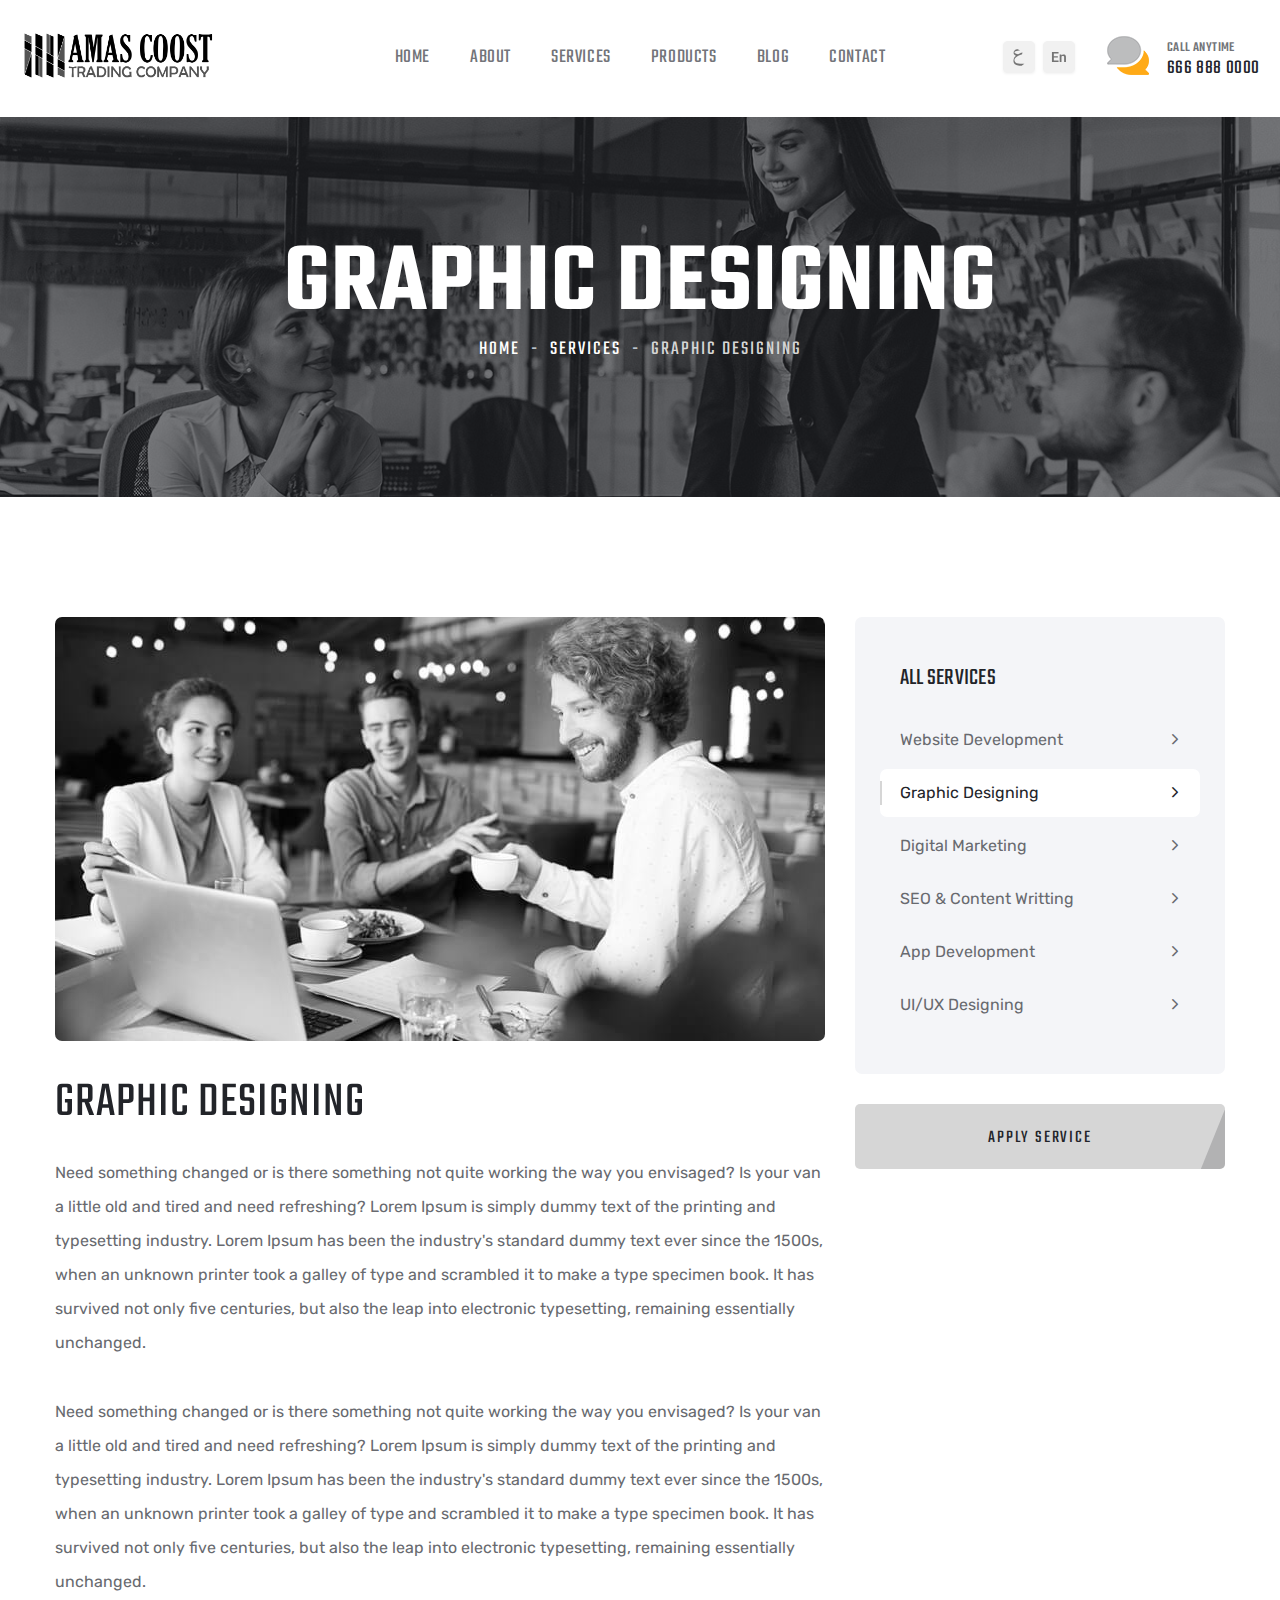
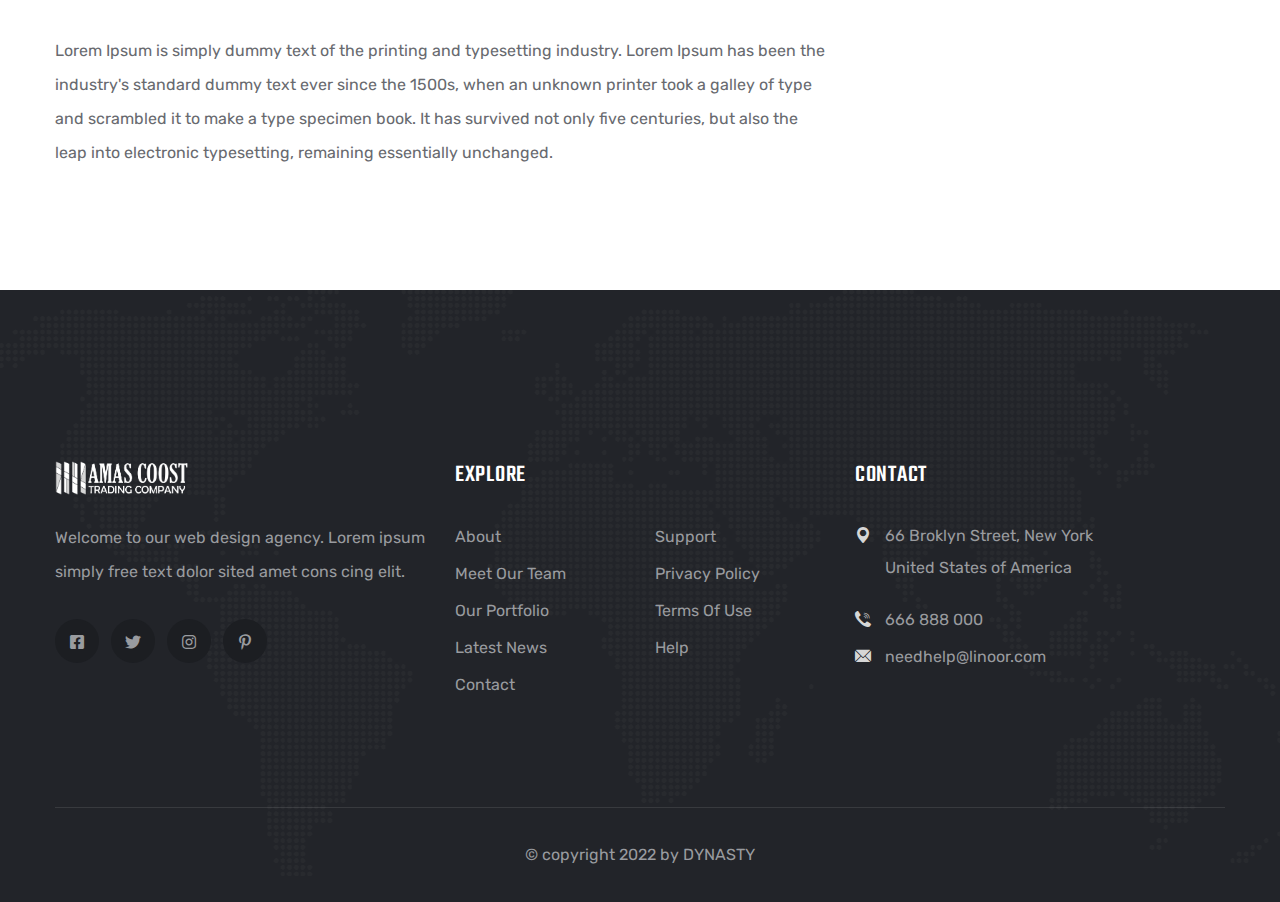
<file: services-details.html>
﻿<!DOCTYPE html>
<!--Yazan Add class translated-ltr to Rtl version-->
<html lang="ar" class="translated-ltr">

<head>
    <meta charset="utf-8">
    <title>DYNASTY MEDIA | HOME</title>
    <!-- Stylesheets -->
    <link rel="preconnect" href="https://fonts.gstatic.com">
    <link
            href="https://fonts.googleapis.com/css2?family=Rubik:ital,wght@0,300;0,400;0,500;0,600;0,700;1,400;1,500;1,600;1,700&amp;family=Teko:wght@300;400;500;600;700&amp;display=swap"
            rel="stylesheet">
    <link href="css/bootstrap.min.css" rel="stylesheet">
    <link href="css/fontawesome-all.css" rel="stylesheet">
    <link href="css/owl.css" rel="stylesheet">
    <link href="css/flaticon.css" rel="stylesheet">
    <link href="css/animate.css" rel="stylesheet">
    <link href="css/jquery-ui.css" rel="stylesheet">
    <link href="css/jquery.fancybox.min.css" rel="stylesheet">
    <link href="css/hover.css" rel="stylesheet">
    <link rel="stylesheet" href="css/jarallax.css">
    <link href="css/custom-animate.css" rel="stylesheet">
    <link href="css/style.css" rel="stylesheet">
    <!-- rtl css -->
    <link href="css/rtl.css" rel="stylesheet">
    <!-- Responsive File -->
    <link href="css/responsive.css" rel="stylesheet">

    <!-- Color css -->
    <link rel="stylesheet" id="jssDefault" href="css/colors/color-default.css">

    <link rel="shortcut icon" href="images/favicon.png" id="fav-shortcut" type="image/x-icon">
    <link rel="icon" href="images/favicon.png" id="fav-icon" type="image/x-icon">

    <!-- Responsive Settings -->
    <meta http-equiv="X-UA-Compatible" content="IE=edge">
    <meta name="viewport" content="width=device-width, initial-scale=1.0, maximum-scale=1.0, user-scalable=0">
    <!--[if lt IE 9]><script src="https://cdnjs.cloudflare.com/ajax/libs/html5shiv/3.7.3/html5shiv.js"></script><![endif]-->
    <!--[if lt IE 9]><script src="js/respond.js"></script><![endif]-->
</head>

<body>

    <div class="page-wrapper">
        <!-- Main Header -->
        <header class="main-header header-style-one header-style-four">

            <!-- Header Upper -->
            <div class="header-upper">
                <div class="inner-container clearfix">
                    <!--Logo-->
                    <div class="logo-box">
                        <div class="logo"><a href="index.html" title="Linoor - DIgital Agency HTML Template"><img src="images/logo-dark.png" id="dLogo" class="main-logo" alt="Linoor - DIgital Agency HTML Template" title="Linoor - DIgital Agency HTML Template"></a></div>
                    </div>
                    <div class="nav-outer clearfix">
                        <!--Mobile Navigation Toggler-->
                        <div class="mobile-nav-toggler"><span class="icon flaticon-menu-2"></span><span class="txt">Menu</span></div>

                        <!-- Main Menu -->
                        <nav class="main-menu navbar-expand-md navbar-light">
                            <div class="collapse navbar-collapse show clearfix" id="navbarSupportedContent">
                                <ul class="navigation clearfix one-page-scroll-menu">
                                    <li class="dropdown"><a href="index.html">Home</a></li>
                                    <li><a href="about.html">About</a></li>
                                    <li><a href="services.html">Services</a></li>
                                    <li><a href="products.html">Products</a></li>
                                    <li><a href="blog.html">Blog</a></li>
                                    <li><a href="contact.html">Contact</a></li>
                                </ul>
                            </div>
                        </nav>
                    </div>

                    <div class="other-links clearfix">
                        <div class="cart-btn">
                            <a href="#" class="theme-btn cart-toggler" hreflang="ar" style="">
                                <svg width="36" height="36" viewBox="0 0 36 36" fill="none" xmlns="http://www.w3.org/2000/svg">
                                    <g filter="url(#filter0_d_1311_8043)">
                                        <path d="M2 6C2 3.23858 4.23858 1 7 1H29C31.7614 1 34 3.23858 34 6V28C34 30.7614 31.7614 33 29 33H7C4.23858 33 2 30.7614 2 28V6Z" fill="#F1F1F1"></path>
                                    </g>
                                    <path d="M23.3604 23.8682L20.6426 25.6621C19.153 25.6621 18 25.6012 17.1836 25.4795C15.7728 25.2718 14.6842 24.8564 13.918 24.2334C12.9512 23.4528 12.4678 22.332 12.4678 20.8711C12.4678 19.9831 12.6038 19.1846 12.876 18.4756C13.098 17.8955 13.4167 17.3477 13.832 16.832C14.0326 16.5885 14.3835 16.2197 14.8848 15.7256C14.1973 15.3818 13.721 15.0846 13.4561 14.834C12.8688 14.2826 12.5752 13.5843 12.5752 12.7393C12.5752 11.9801 12.8939 11.2354 13.5312 10.5049C14.2617 9.66699 15.1462 9.24805 16.1846 9.24805C16.6501 9.24805 17.1442 9.38411 17.667 9.65625C18.0179 9.83529 18.4583 10.1325 18.9883 10.5479C18.2865 10.5479 17.5667 10.5944 16.8291 10.6875C15.8766 10.8092 15.1068 10.9847 14.5195 11.2139C13.8034 11.4932 13.4453 11.8369 13.4453 12.2451C13.4453 12.682 13.8571 13.0973 14.6807 13.4912C15.3753 13.8206 16.1631 14.0534 17.0439 14.1895C17.7601 13.8027 18.4583 13.4733 19.1387 13.2012C19.8978 12.9004 20.6855 12.6497 21.502 12.4492L21.0508 14.125C19.5612 14.7051 18.487 15.1491 17.8281 15.457C16.4961 16.0872 15.4756 16.7318 14.7666 17.3906C13.8571 18.2357 13.4023 19.1416 13.4023 20.1084C13.4023 21.1182 13.7819 21.9131 14.541 22.4932C15.1999 22.9945 16.1702 23.349 17.4521 23.5566C18.4691 23.7214 19.7653 23.8037 21.3408 23.8037C21.6774 23.8037 22.014 23.8001 22.3506 23.793C22.6872 23.7858 23.0238 23.7786 23.3604 23.7715V23.8682Z" fill="#747474"></path>
                                    <defs>
                                        <filter id="filter0_d_1311_8043" x="0" y="0" width="36" height="36" filterUnits="userSpaceOnUse" color-interpolation-filters="sRGB">
                                            <feFlood flood-opacity="0" result="BackgroundImageFix"></feFlood>
                                            <feColorMatrix in="SourceAlpha" type="matrix" values="0 0 0 0 0 0 0 0 0 0 0 0 0 0 0 0 0 0 127 0" result="hardAlpha"></feColorMatrix>
                                            <feOffset dy="1"></feOffset>
                                            <feGaussianBlur stdDeviation="1"></feGaussianBlur>
                                            <feColorMatrix type="matrix" values="0 0 0 0 0 0 0 0 0 0 0 0 0 0 0 0 0 0 0.05 0"></feColorMatrix>
                                            <feBlend mode="normal" in2="BackgroundImageFix" result="effect1_dropShadow_1311_8043"></feBlend>
                                            <feBlend mode="normal" in="SourceGraphic" in2="effect1_dropShadow_1311_8043" result="shape"></feBlend>
                                        </filter>
                                    </defs>
                                </svg>

                            </a>
                            <a href="#" class="theme-btn cart-toggler" hreflang="ar" style="">
                                <svg width="36" height="36" viewBox="0 0 36 36" fill="none" xmlns="http://www.w3.org/2000/svg">
                                    <g filter="url(#filter0_d_905_8394)">
                                        <path d="M2 6C2 3.23858 4.23858 1 7 1H29C31.7614 1 34 3.23858 34 6V28C34 30.7614 31.7614 33 29 33H7C4.23858 33 2 30.7614 2 28V6Z" fill="#F1F1F1"></path>
                                        <path d="M17.5469 20.5234V22H12.2559V20.5234H17.5469ZM12.8301 12.0469V22H10.9502V12.0469H12.8301ZM16.8564 16.1553V17.5977H12.2559V16.1553H16.8564ZM17.5264 12.0469V13.5303H12.2559V12.0469H17.5264ZM20.4863 16.1826V22H18.6816V14.6035H20.377L20.4863 16.1826ZM20.1992 18.0352H19.666C19.6706 17.4974 19.7435 17.0098 19.8848 16.5723C20.026 16.1348 20.2243 15.7588 20.4795 15.4443C20.7393 15.1299 21.0469 14.8883 21.4023 14.7197C21.7578 14.5511 22.1543 14.4668 22.5918 14.4668C22.9473 14.4668 23.2686 14.5169 23.5557 14.6172C23.8428 14.7174 24.0889 14.877 24.2939 15.0957C24.5036 15.3145 24.6631 15.6016 24.7725 15.957C24.8864 16.3079 24.9434 16.7409 24.9434 17.2559V22H23.125V17.2422C23.125 16.9049 23.0749 16.6383 22.9746 16.4424C22.8789 16.2464 22.7376 16.1074 22.5508 16.0254C22.3685 15.9434 22.1429 15.9023 21.874 15.9023C21.596 15.9023 21.3522 15.9593 21.1426 16.0732C20.9375 16.1826 20.7643 16.3353 20.623 16.5312C20.4863 16.7272 20.3815 16.9528 20.3086 17.208C20.2357 17.4632 20.1992 17.7389 20.1992 18.0352Z" fill="#747474"></path>
                                    </g>
                                    <defs>
                                        <filter id="filter0_d_905_8394" x="0" y="0" width="36" height="36" filterUnits="userSpaceOnUse" color-interpolation-filters="sRGB">
                                            <feFlood flood-opacity="0" result="BackgroundImageFix"></feFlood>
                                            <feColorMatrix in="SourceAlpha" type="matrix" values="0 0 0 0 0 0 0 0 0 0 0 0 0 0 0 0 0 0 127 0" result="hardAlpha"></feColorMatrix>
                                            <feOffset dy="1"></feOffset>
                                            <feGaussianBlur stdDeviation="1"></feGaussianBlur>
                                            <feColorMatrix type="matrix" values="0 0 0 0 0 0 0 0 0 0 0 0 0 0 0 0 0 0 0.05 0"></feColorMatrix>
                                            <feBlend mode="normal" in2="BackgroundImageFix" result="effect1_dropShadow_905_8394"></feBlend>
                                            <feBlend mode="normal" in="SourceGraphic" in2="effect1_dropShadow_905_8394" result="shape"></feBlend>
                                        </filter>
                                    </defs>
                                </svg>
                            </a>

                        </div>
                        <div class="link-box">
                            <div class="call-us">
                                <a class="link" href="tel:6668880000">
                                    <span class="icon"></span>
                                    <span class="sub-text">Call Anytime</span>
                                    <span class="number">666 888 0000</span>
                                </a>
                            </div>
                        </div>
                    </div>

                </div>
            </div>
            <!--End Header Upper-->


        </header>
        <!-- End Main Header -->

        <!--Mobile Menu-->
        <div class="side-menu__block">


            <div class="side-menu__block-overlay custom-cursor__overlay">
                <div class="cursor"></div>
                <div class="cursor-follower"></div>
            </div><!-- /.side-menu__block-overlay -->
            <div class="side-menu__block-inner ">
                <div class="side-menu__top justify-content-end">

                    <a href="#" class="side-menu__toggler side-menu__close-btn"><img src="images/icons/close-1-1.png" alt=""></a>
                </div><!-- /.side-menu__top -->


                <nav class="mobile-nav__container">
                    <!-- content is loading via js -->
                </nav>
                <div class="side-menu__sep"></div><!-- /.side-menu__sep -->
                <div class="side-menu__content">
                    <p>Linoor is a premium Template for Digital Agencies, Start Ups, Small Business and a wide range of
                        other agencies.</p>
                    <p><a href="mailto:needhelp@linoor.com">needhelp@linoor.com</a> <br> <a href="tel:888-999-0000">888
                            999 0000</a></p>
                    <div class="side-menu__social">
                        <a href="#"><i class="fab fa-facebook-square"></i></a>
                        <a href="#"><i class="fab fa-twitter"></i></a>
                        <a href="#"><i class="fab fa-instagram"></i></a>
                        <a href="#"><i class="fab fa-pinterest-p"></i></a>
                    </div>
                </div><!-- /.side-menu__content -->
            </div><!-- /.side-menu__block-inner -->
        </div><!-- /.side-menu__block -->

        <!-- Banner Section -->
        <section class="page-banner">
            <div class="image-layer" style="background-image:url(images/background/image-7.jpg);"></div>
            <div class="banner-inner">
                <div class="auto-container">
                    <div class="inner-container clearfix">
                        <h1>Graphic Designing</h1>
                        <div class="page-nav">
                            <ul class="bread-crumb clearfix">
                                <li><a href="index-main.html">Home</a></li>
                                <li><a href="services.html">Services</a></li>
                                <li class="active">Graphic Designing</li>
                            </ul>
                        </div>
                    </div>
                </div>
            </div>
        </section>
        <!--End Banner Section -->

        <div class="sidebar-page-container">
            <div class="auto-container">
                <div class="row clearfix">

                    <!--Content Side-->
                    <div class="content-side col-lg-8 col-md-12 col-sm-12">
                        <div class="service-details">
                            <div class="main-image image">
                                <img src="images/resource/featured-image-16.jpg" alt="">
                            </div>
                            <div class="text-content">
                                <h3>Graphic Designing</h3>
                                <p>Need something changed or is there something not quite working the way you envisaged?
                                    Is your van a little old and tired and need refreshing? Lorem Ipsum is simply dummy
                                    text of the printing and typesetting industry. Lorem Ipsum has been the industry's
                                    standard dummy text ever since the 1500s, when an unknown printer took a galley of
                                    type and scrambled it to make a type specimen book. It has survived not only five
                                    centuries, but also the leap into electronic typesetting, remaining essentially
                                    unchanged.</p>
                                <p>Need something changed or is there something not quite working the way you envisaged?
                                    Is your van a little old and tired and need refreshing? Lorem Ipsum is simply dummy
                                    text of the printing and typesetting industry. Lorem Ipsum has been the industry's
                                    standard dummy text ever since the 1500s, when an unknown printer took a galley of
                                    type and scrambled it to make a type specimen book. It has survived not only five
                                    centuries, but also the leap into electronic typesetting, remaining essentially
                                    unchanged.</p>
                                <p class="last">Lorem Ipsum is simply dummy text of the printing and typesetting
                                    industry. Lorem Ipsum has been the industry's standard dummy text ever since the
                                    1500s, when an unknown printer took a galley of type and scrambled it to make a type
                                    specimen book. It has survived not only five centuries, but also the leap into
                                    electronic typesetting, remaining essentially unchanged.</p>
                            </div>
                        </div>
                    </div>

                    <!--Sidebar Side-->
                    <div class="sidebar-side col-lg-4 col-md-12 col-sm-12">
                        <aside class="sidebar blog-sidebar">

                            <div class="sidebar-widget services">
                                <div class="widget-inner">
                                    <div class="sidebar-title">
                                        <h4>All Services</h4>
                                    </div>
                                    <ul>
                                        <li><a href="web-development.html">Website Development</a></li>
                                        <li class="active"><a href="graphic-designing.html">Graphic Designing</a></li>
                                        <li><a href="digital-marketing.html">Digital Marketing</a></li>
                                        <li><a href="seo.html">SEO & Content Writting</a></li>
                                        <li><a href="app-development.html">App Development</a></li>
                                        <li><a href="ui-designing.html">UI/UX Designing</a></li>
                                    </ul>
                                </div>
                            </div>
                            <a class="theme-btn btn-style-one w-100" href="apply-service.html">
                                <i class="btn-curve"></i>
                                <span class="btn-title">Apply service</span>
                            </a>

                        </aside>
                    </div>

                </div>
            </div>
        </div>

        <!-- Main Footer -->
        <footer class="main-footer">
            <div class="auto-container">
                <!--Widgets Section-->
                <div class="widgets-section">
                    <div class="row clearfix">

                        <!--Column-->
                        <div class="column col-xl-4 col-lg-6 col-md-6 col-sm-12">
                            <div class="footer-widget logo-widget">
                                <div class="widget-content">
                                    <div class="logo">
                                        <a href="index.html"><img id="fLogo" src="images/footer-logo.png" alt=""></a>
                                    </div>
                                    <div class="text">Welcome to our web design agency. Lorem ipsum simply free text
                                        dolor sited amet cons cing elit.</div>
                                    <ul class="social-links clearfix">
                                        <li><a href="#"><span class="fab fa-facebook-square"></span></a></li>
                                        <li><a href="#"><span class="fab fa-twitter"></span></a></li>
                                        <li><a href="#"><span class="fab fa-instagram"></span></a></li>
                                        <li><a href="#"><span class="fab fa-pinterest-p"></span></a></li>
                                    </ul>
                                </div>
                            </div>
                        </div>

                        <!--Column-->
                        <div class="column col-xl-4 col-lg-6 col-md-6 col-sm-12">
                            <div class="footer-widget links-widget">
                                <div class="widget-content">
                                    <h6>Explore</h6>
                                    <div class="row clearfix">
                                        <div class="col-md-6 col-sm-12">
                                            <ul>
                                                <li><a href="#">About</a></li>
                                                <li><a href="#">Meet Our Team</a></li>
                                                <li><a href="#">Our Portfolio</a></li>
                                                <li><a href="#">Latest News</a></li>
                                                <li><a href="#">Contact</a></li>
                                            </ul>
                                        </div>
                                        <div class="col-md-6 col-sm-12">
                                            <ul>
                                                <li><a href="#">Support</a></li>
                                                <li><a href="#">Privacy Policy</a></li>
                                                <li><a href="#">Terms of Use</a></li>
                                                <li><a href="#">Help</a></li>
                                            </ul>
                                        </div>
                                    </div>
                                </div>
                            </div>
                        </div>

                        <!--Column-->
                        <div class="column col-xl-4 col-lg-6 col-md-6 col-sm-12">
                            <div class="footer-widget info-widget">
                                <div class="widget-content">
                                    <h6>Contact</h6>
                                    <ul class="contact-info">
                                        <li class="address"><span class="icon flaticon-pin-1"></span> 66 Broklyn Street,
                                            New York <br>United States of America</li>
                                        <li><span class="icon flaticon-call"></span><a href="tel:666888000">666 888
                                                000</a></li>
                                        <li><span class="icon flaticon-email-2"></span><a href="mailto:needhelp@linoor.com">needhelp@linoor.com</a></li>
                                    </ul>
                                </div>
                            </div>
                        </div>

                    </div>

                </div>
            </div>

            <!-- Footer Bottom -->
            <div class="footer-bottom">
                <div class="auto-container">
                    <div class="inner clearfix">
                        <div class="copyright">&copy; copyright 2022 by DYNASTY</div>
                    </div>
                </div>
            </div>

        </footer>

    </div>
    <!--End pagewrapper-->

    <a href="#" data-target="html" class="scroll-to-target scroll-to-top"><i class="fa fa-angle-up"></i></a>



    <script src="js/jquery.js"></script>
    <script src="js/popper.min.js"></script>
    <script src="js/bootstrap.min.js"></script>
    <script src="js/TweenMax.js"></script>
    <script src="js/jquery-ui.js"></script>
    <script src="js/jquery.fancybox.js"></script>
    <script src="js/owl.js"></script>
    <script src="js/mixitup.js"></script>
    <script src="js/appear.js"></script>
    <script src="js/wow.js"></script>
    <script src="js/jQuery.style.switcher.min.js"></script>
    <script src="js/jquery.easing.min.js"></script>
    <script src="js/jarallax.min.js"></script>
    <script src="js/custom-script.js"></script>
</body>

</html>
</file>
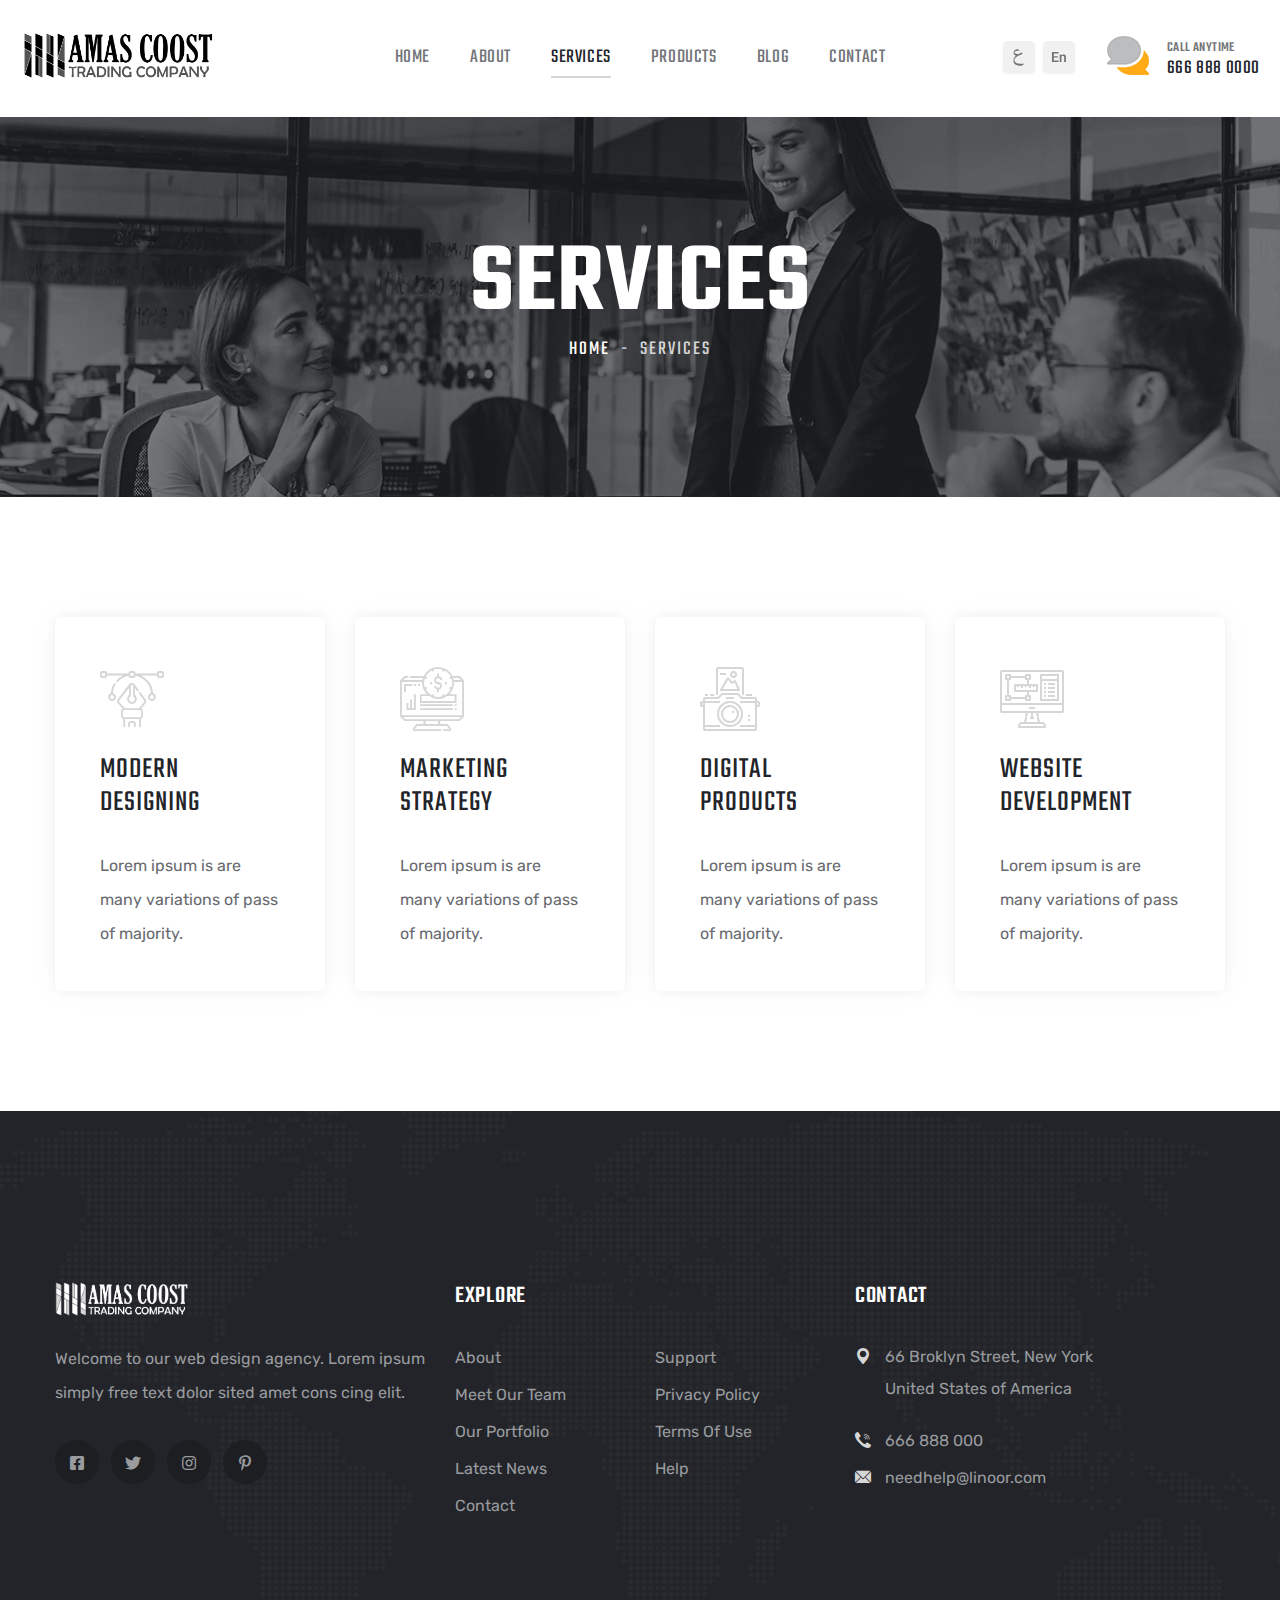
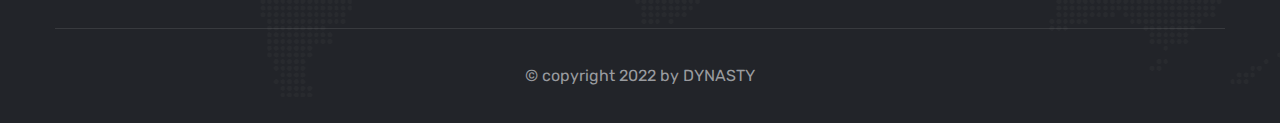
<file: services.html>
﻿<!DOCTYPE html>
<!--Yazan Add class translated-ltr to Rtl version-->
<html lang="ar" class="translated-ltr">

<head>
    <meta charset="utf-8">
    <title>DYNASTY MEDIA | HOME</title>
    <!-- Stylesheets -->
    <link rel="preconnect" href="https://fonts.gstatic.com">
    <link
            href="https://fonts.googleapis.com/css2?family=Rubik:ital,wght@0,300;0,400;0,500;0,600;0,700;1,400;1,500;1,600;1,700&amp;family=Teko:wght@300;400;500;600;700&amp;display=swap"
            rel="stylesheet">
    <link href="css/bootstrap.min.css" rel="stylesheet">
    <link href="css/fontawesome-all.css" rel="stylesheet">
    <link href="css/owl.css" rel="stylesheet">
    <link href="css/flaticon.css" rel="stylesheet">
    <link href="css/animate.css" rel="stylesheet">
    <link href="css/jquery-ui.css" rel="stylesheet">
    <link href="css/jquery.fancybox.min.css" rel="stylesheet">
    <link href="css/hover.css" rel="stylesheet">
    <link rel="stylesheet" href="css/jarallax.css">
    <link href="css/custom-animate.css" rel="stylesheet">
    <link href="css/style.css" rel="stylesheet">
    <!-- rtl css -->
    <link href="css/rtl.css" rel="stylesheet">
    <!-- Responsive File -->
    <link href="css/responsive.css" rel="stylesheet">

    <!-- Color css -->
    <link rel="stylesheet" id="jssDefault" href="css/colors/color-default.css">

    <link rel="shortcut icon" href="images/favicon.png" id="fav-shortcut" type="image/x-icon">
    <link rel="icon" href="images/favicon.png" id="fav-icon" type="image/x-icon">

    <!-- Responsive Settings -->
    <meta http-equiv="X-UA-Compatible" content="IE=edge">
    <meta name="viewport" content="width=device-width, initial-scale=1.0, maximum-scale=1.0, user-scalable=0">
    <!--[if lt IE 9]><script src="https://cdnjs.cloudflare.com/ajax/libs/html5shiv/3.7.3/html5shiv.js"></script><![endif]-->
    <!--[if lt IE 9]><script src="js/respond.js"></script><![endif]-->
</head>

<body>

    <div class="page-wrapper">
        <!-- Main Header -->
        <header class="main-header header-style-one header-style-four">

            <!-- Header Upper -->
            <div class="header-upper">
                <div class="inner-container clearfix">
                    <!--Logo-->
                    <div class="logo-box">
                        <div class="logo"><a href="index.html" title="Linoor - DIgital Agency HTML Template"><img src="images/logo-dark.png" id="dLogo" class="main-logo" alt="Linoor - DIgital Agency HTML Template" title="Linoor - DIgital Agency HTML Template"></a></div>
                    </div>
                    <div class="nav-outer clearfix">
                        <!--Mobile Navigation Toggler-->
                        <div class="mobile-nav-toggler"><span class="icon flaticon-menu-2"></span><span class="txt">Menu</span></div>

                        <!-- Main Menu -->
                        <nav class="main-menu navbar-expand-md navbar-light">
                            <div class="collapse navbar-collapse show clearfix" id="navbarSupportedContent">
                                <ul class="navigation clearfix one-page-scroll-menu">
                                    <li class="dropdown"><a href="index.html">Home</a></li>
                                    <li><a href="about.html">About</a></li>
                                    <li><a href="services.html">Services</a></li>
                                    <li><a href="products.html">Products</a></li>
                                    <li><a href="blog.html">Blog</a></li>
                                    <li><a href="contact.html">Contact</a></li>
                                </ul>
                            </div>
                        </nav>
                    </div>

                    <div class="other-links clearfix">
                        <div class="cart-btn">
                            <a href="#" class="theme-btn cart-toggler" hreflang="ar" style="">
                                <svg width="36" height="36" viewBox="0 0 36 36" fill="none" xmlns="http://www.w3.org/2000/svg">
                                    <g filter="url(#filter0_d_1311_8043)">
                                        <path d="M2 6C2 3.23858 4.23858 1 7 1H29C31.7614 1 34 3.23858 34 6V28C34 30.7614 31.7614 33 29 33H7C4.23858 33 2 30.7614 2 28V6Z" fill="#F1F1F1"></path>
                                    </g>
                                    <path d="M23.3604 23.8682L20.6426 25.6621C19.153 25.6621 18 25.6012 17.1836 25.4795C15.7728 25.2718 14.6842 24.8564 13.918 24.2334C12.9512 23.4528 12.4678 22.332 12.4678 20.8711C12.4678 19.9831 12.6038 19.1846 12.876 18.4756C13.098 17.8955 13.4167 17.3477 13.832 16.832C14.0326 16.5885 14.3835 16.2197 14.8848 15.7256C14.1973 15.3818 13.721 15.0846 13.4561 14.834C12.8688 14.2826 12.5752 13.5843 12.5752 12.7393C12.5752 11.9801 12.8939 11.2354 13.5312 10.5049C14.2617 9.66699 15.1462 9.24805 16.1846 9.24805C16.6501 9.24805 17.1442 9.38411 17.667 9.65625C18.0179 9.83529 18.4583 10.1325 18.9883 10.5479C18.2865 10.5479 17.5667 10.5944 16.8291 10.6875C15.8766 10.8092 15.1068 10.9847 14.5195 11.2139C13.8034 11.4932 13.4453 11.8369 13.4453 12.2451C13.4453 12.682 13.8571 13.0973 14.6807 13.4912C15.3753 13.8206 16.1631 14.0534 17.0439 14.1895C17.7601 13.8027 18.4583 13.4733 19.1387 13.2012C19.8978 12.9004 20.6855 12.6497 21.502 12.4492L21.0508 14.125C19.5612 14.7051 18.487 15.1491 17.8281 15.457C16.4961 16.0872 15.4756 16.7318 14.7666 17.3906C13.8571 18.2357 13.4023 19.1416 13.4023 20.1084C13.4023 21.1182 13.7819 21.9131 14.541 22.4932C15.1999 22.9945 16.1702 23.349 17.4521 23.5566C18.4691 23.7214 19.7653 23.8037 21.3408 23.8037C21.6774 23.8037 22.014 23.8001 22.3506 23.793C22.6872 23.7858 23.0238 23.7786 23.3604 23.7715V23.8682Z" fill="#747474"></path>
                                    <defs>
                                        <filter id="filter0_d_1311_8043" x="0" y="0" width="36" height="36" filterUnits="userSpaceOnUse" color-interpolation-filters="sRGB">
                                            <feFlood flood-opacity="0" result="BackgroundImageFix"></feFlood>
                                            <feColorMatrix in="SourceAlpha" type="matrix" values="0 0 0 0 0 0 0 0 0 0 0 0 0 0 0 0 0 0 127 0" result="hardAlpha"></feColorMatrix>
                                            <feOffset dy="1"></feOffset>
                                            <feGaussianBlur stdDeviation="1"></feGaussianBlur>
                                            <feColorMatrix type="matrix" values="0 0 0 0 0 0 0 0 0 0 0 0 0 0 0 0 0 0 0.05 0"></feColorMatrix>
                                            <feBlend mode="normal" in2="BackgroundImageFix" result="effect1_dropShadow_1311_8043"></feBlend>
                                            <feBlend mode="normal" in="SourceGraphic" in2="effect1_dropShadow_1311_8043" result="shape"></feBlend>
                                        </filter>
                                    </defs>
                                </svg>

                            </a>
                            <a href="#" class="theme-btn cart-toggler" hreflang="ar" style="">
                                <svg width="36" height="36" viewBox="0 0 36 36" fill="none" xmlns="http://www.w3.org/2000/svg">
                                    <g filter="url(#filter0_d_905_8394)">
                                        <path d="M2 6C2 3.23858 4.23858 1 7 1H29C31.7614 1 34 3.23858 34 6V28C34 30.7614 31.7614 33 29 33H7C4.23858 33 2 30.7614 2 28V6Z" fill="#F1F1F1"></path>
                                        <path d="M17.5469 20.5234V22H12.2559V20.5234H17.5469ZM12.8301 12.0469V22H10.9502V12.0469H12.8301ZM16.8564 16.1553V17.5977H12.2559V16.1553H16.8564ZM17.5264 12.0469V13.5303H12.2559V12.0469H17.5264ZM20.4863 16.1826V22H18.6816V14.6035H20.377L20.4863 16.1826ZM20.1992 18.0352H19.666C19.6706 17.4974 19.7435 17.0098 19.8848 16.5723C20.026 16.1348 20.2243 15.7588 20.4795 15.4443C20.7393 15.1299 21.0469 14.8883 21.4023 14.7197C21.7578 14.5511 22.1543 14.4668 22.5918 14.4668C22.9473 14.4668 23.2686 14.5169 23.5557 14.6172C23.8428 14.7174 24.0889 14.877 24.2939 15.0957C24.5036 15.3145 24.6631 15.6016 24.7725 15.957C24.8864 16.3079 24.9434 16.7409 24.9434 17.2559V22H23.125V17.2422C23.125 16.9049 23.0749 16.6383 22.9746 16.4424C22.8789 16.2464 22.7376 16.1074 22.5508 16.0254C22.3685 15.9434 22.1429 15.9023 21.874 15.9023C21.596 15.9023 21.3522 15.9593 21.1426 16.0732C20.9375 16.1826 20.7643 16.3353 20.623 16.5312C20.4863 16.7272 20.3815 16.9528 20.3086 17.208C20.2357 17.4632 20.1992 17.7389 20.1992 18.0352Z" fill="#747474"></path>
                                    </g>
                                    <defs>
                                        <filter id="filter0_d_905_8394" x="0" y="0" width="36" height="36" filterUnits="userSpaceOnUse" color-interpolation-filters="sRGB">
                                            <feFlood flood-opacity="0" result="BackgroundImageFix"></feFlood>
                                            <feColorMatrix in="SourceAlpha" type="matrix" values="0 0 0 0 0 0 0 0 0 0 0 0 0 0 0 0 0 0 127 0" result="hardAlpha"></feColorMatrix>
                                            <feOffset dy="1"></feOffset>
                                            <feGaussianBlur stdDeviation="1"></feGaussianBlur>
                                            <feColorMatrix type="matrix" values="0 0 0 0 0 0 0 0 0 0 0 0 0 0 0 0 0 0 0.05 0"></feColorMatrix>
                                            <feBlend mode="normal" in2="BackgroundImageFix" result="effect1_dropShadow_905_8394"></feBlend>
                                            <feBlend mode="normal" in="SourceGraphic" in2="effect1_dropShadow_905_8394" result="shape"></feBlend>
                                        </filter>
                                    </defs>
                                </svg>
                            </a>

                        </div>
                        <div class="link-box">
                            <div class="call-us">
                                <a class="link" href="tel:6668880000">
                                    <span class="icon"></span>
                                    <span class="sub-text">Call Anytime</span>
                                    <span class="number">666 888 0000</span>
                                </a>
                            </div>
                        </div>
                    </div>

                </div>
            </div>
            <!--End Header Upper-->


        </header>
        <!-- End Main Header -->

        <!--Mobile Menu-->
        <div class="side-menu__block">


            <div class="side-menu__block-overlay custom-cursor__overlay">
                <div class="cursor"></div>
                <div class="cursor-follower"></div>
            </div><!-- /.side-menu__block-overlay -->
            <div class="side-menu__block-inner ">
                <div class="side-menu__top justify-content-end">

                    <a href="#" class="side-menu__toggler side-menu__close-btn"><img src="images/icons/close-1-1.png" alt=""></a>
                </div><!-- /.side-menu__top -->


                <nav class="mobile-nav__container">
                    <!-- content is loading via js -->
                </nav>
                <div class="side-menu__sep"></div><!-- /.side-menu__sep -->
                <div class="side-menu__content">
                    <p>Linoor is a premium Template for Digital Agencies, Start Ups, Small Business and a wide range of
                        other agencies.</p>
                    <p><a href="mailto:needhelp@linoor.com">needhelp@linoor.com</a> <br> <a href="tel:888-999-0000">888
                            999 0000</a></p>
                    <div class="side-menu__social">
                        <a href="#"><i class="fab fa-facebook-square"></i></a>
                        <a href="#"><i class="fab fa-twitter"></i></a>
                        <a href="#"><i class="fab fa-instagram"></i></a>
                        <a href="#"><i class="fab fa-pinterest-p"></i></a>
                    </div>
                </div><!-- /.side-menu__content -->
            </div><!-- /.side-menu__block-inner -->
        </div><!-- /.side-menu__block -->
        <!-- Banner Section -->
        <section class="page-banner">
            <div class="image-layer" style="background-image:url(images/background/image-7.jpg);"></div>
            <div class="banner-inner">
                <div class="auto-container">
                    <div class="inner-container clearfix">
                        <h1>Services</h1>
                        <div class="page-nav">
                            <ul class="bread-crumb clearfix">
                                <li><a href="index-main.html">Home</a></li>
                                <li class="active">Services</li>
                            </ul>
                        </div>
                    </div>
                </div>
            </div>
        </section>
        <!--End Banner Section -->

        <!--Services Section-->
        <section class="services-section-three padd-top">
            <div class="auto-container">
                <div class="services">
                    <div class="row clearfix">
                        <!--Service Block-->
                        <div class="service-block-two col-xl-3 col-lg-6 col-md-6 col-sm-12 wow fadeInUp" data-wow-delay="0ms" data-wow-duration="1500ms">
                            <div class="inner-box">
                                <div class="bottom-curve"></div>
                                <div class="icon-box"><span class="flaticon-vector"></span></div>
                                <h5><a href="#">Modern <br>Designing</a></h5>
                                <div class="text">Lorem ipsum is are many variations of pass of majority.</div>
                                <div class="link-box"><a href="#"><span class="fa fa-angle-right"></span></a></div>
                            </div>
                        </div>

                        <!--Service Block-->
                        <div class="service-block-two col-xl-3 col-lg-6 col-md-6 col-sm-12 wow fadeInUp" data-wow-delay="300ms" data-wow-duration="1500ms">
                            <div class="inner-box">
                                <div class="bottom-curve"></div>
                                <div class="icon-box"><span class="flaticon-digital"></span></div>
                                <h5><a href="#">MARKETING <br>STRATEGY</a></h5>
                                <div class="text">Lorem ipsum is are many variations of pass of majority.</div>
                                <div class="link-box"><a href="#"><span class="fa fa-angle-right"></span></a></div>
                            </div>
                        </div>

                        <!--Service Block-->
                        <div class="service-block-two col-xl-3 col-lg-6 col-md-6 col-sm-12 wow fadeInUp" data-wow-delay="600ms" data-wow-duration="1500ms">
                            <div class="inner-box">
                                <div class="bottom-curve"></div>
                                <div class="icon-box"><span class="flaticon-instant-camera"></span></div>
                                <h5><a href="#">Digital <br>Products</a></h5>
                                <div class="text">Lorem ipsum is are many variations of pass of majority.</div>
                                <div class="link-box"><a href="#"><span class="fa fa-angle-right"></span></a></div>
                            </div>
                        </div>

                        <!--Service Block-->
                        <div class="service-block-two col-xl-3 col-lg-6 col-md-6 col-sm-12 wow fadeInUp" data-wow-delay="900ms" data-wow-duration="1500ms">
                            <div class="inner-box">
                                <div class="bottom-curve"></div>
                                <div class="icon-box"><span class="flaticon-monitor"></span></div>
                                <h5><a href="#">Website <br>Development</a></h5>
                                <div class="text">Lorem ipsum is are many variations of pass of majority.</div>
                                <div class="link-box"><a href="#"><span class="fa fa-angle-right"></span></a></div>
                            </div>
                        </div>

                    </div>
                </div>
            </div>
        </section>


        <!-- Main Footer -->
        <footer class="main-footer">
            <div class="auto-container">
                <!--Widgets Section-->
                <div class="widgets-section">
                    <div class="row clearfix">

                        <!--Column-->
                        <div class="column col-xl-4 col-lg-6 col-md-6 col-sm-12">
                            <div class="footer-widget logo-widget">
                                <div class="widget-content">
                                    <div class="logo">
                                        <a href="index.html"><img id="fLogo" src="images/footer-logo.png" alt=""></a>
                                    </div>
                                    <div class="text">Welcome to our web design agency. Lorem ipsum simply free text
                                        dolor sited amet cons cing elit.</div>
                                    <ul class="social-links clearfix">
                                        <li><a href="#"><span class="fab fa-facebook-square"></span></a></li>
                                        <li><a href="#"><span class="fab fa-twitter"></span></a></li>
                                        <li><a href="#"><span class="fab fa-instagram"></span></a></li>
                                        <li><a href="#"><span class="fab fa-pinterest-p"></span></a></li>
                                    </ul>
                                </div>
                            </div>
                        </div>

                        <!--Column-->
                        <div class="column col-xl-4 col-lg-6 col-md-6 col-sm-12">
                            <div class="footer-widget links-widget">
                                <div class="widget-content">
                                    <h6>Explore</h6>
                                    <div class="row clearfix">
                                        <div class="col-md-6 col-sm-12">
                                            <ul>
                                                <li><a href="#">About</a></li>
                                                <li><a href="#">Meet Our Team</a></li>
                                                <li><a href="#">Our Portfolio</a></li>
                                                <li><a href="#">Latest News</a></li>
                                                <li><a href="#">Contact</a></li>
                                            </ul>
                                        </div>
                                        <div class="col-md-6 col-sm-12">
                                            <ul>
                                                <li><a href="#">Support</a></li>
                                                <li><a href="#">Privacy Policy</a></li>
                                                <li><a href="#">Terms of Use</a></li>
                                                <li><a href="#">Help</a></li>
                                            </ul>
                                        </div>
                                    </div>
                                </div>
                            </div>
                        </div>

                        <!--Column-->
                        <div class="column col-xl-4 col-lg-6 col-md-6 col-sm-12">
                            <div class="footer-widget info-widget">
                                <div class="widget-content">
                                    <h6>Contact</h6>
                                    <ul class="contact-info">
                                        <li class="address"><span class="icon flaticon-pin-1"></span> 66 Broklyn Street,
                                            New York <br>United States of America</li>
                                        <li><span class="icon flaticon-call"></span><a href="tel:666888000">666 888
                                                000</a></li>
                                        <li><span class="icon flaticon-email-2"></span><a href="mailto:needhelp@linoor.com">needhelp@linoor.com</a></li>
                                    </ul>
                                </div>
                            </div>
                        </div>

                    </div>

                </div>
            </div>

            <!-- Footer Bottom -->
            <div class="footer-bottom">
                <div class="auto-container">
                    <div class="inner clearfix">
                        <div class="copyright">&copy; copyright 2022 by DYNASTY</div>
                    </div>
                </div>
            </div>

        </footer>

    </div>
    <!--End pagewrapper-->

    <a href="#" data-target="html" class="scroll-to-target scroll-to-top"><i class="fa fa-angle-up"></i></a>



    <script src="js/jquery.js"></script>
    <script src="js/popper.min.js"></script>
    <script src="js/bootstrap.min.js"></script>
    <script src="js/TweenMax.js"></script>
    <script src="js/jquery-ui.js"></script>
    <script src="js/jquery.fancybox.js"></script>
    <script src="js/owl.js"></script>
    <script src="js/mixitup.js"></script>
    <script src="js/appear.js"></script>
    <script src="js/wow.js"></script>
    <script src="js/jQuery.style.switcher.min.js"></script>
    <script src="js/jquery.easing.min.js"></script>
    <script src="js/jarallax.min.js"></script>
    <script src="js/custom-script.js"></script>
</body>

</html>
</file>
<file: css/flaticon.css>
@font-face {
  font-family: 'Flaticon';
  src:  url('../fonts/Flaticon.eot');
  src:  url('../fonts/Flaticon.eot') format('embedded-opentype'),
    url('../fonts/Flaticon.ttf') format('truetype'),
    url('../fonts/Flaticon.woff') format('woff'),
    url('../fonts/Flaticon.svg') format('svg');
  font-weight: normal;
  font-style: normal;
  font-display: block;
}

[class^="flaticon-"], [class*=" flaticon-"] {
  /* use !important to prevent issues with browser extensions that change fonts */
  font-family: 'Flaticon' , sans-serif !important;
  speak: never;
  font-style: normal;
  font-weight: normal;
  font-variant: normal;
  text-transform: none;
  line-height: 1;

  /* Better Font Rendering =========== */
  -webkit-font-smoothing: antialiased;
  -moz-osx-font-smoothing: grayscale;
}

.flaticon-research:before {
  content: "\e91b";
}
.flaticon-satisfaction:before {
  content: "\e900";
}
.flaticon-idea:before {
  content: "\e901";
}
.flaticon-development:before {
  content: "\e902";
}
.flaticon-briefcase:before {
  content: "\e903";
}
.flaticon-planning:before {
  content: "\e904";
}
.flaticon-buildings:before {
  content: "\e905";
}
.flaticon-phone:before {
  content: "\e906";
}
.flaticon-headhunting:before {
  content: "\e907";
}
.flaticon-analysis:before {
  content: "\e908";
}
.flaticon-global:before {
  content: "\e909";
}
.flaticon-business:before {
  content: "\e90a";
}
.flaticon-background-check:before {
  content: "\e90b";
}
.flaticon-laptop:before {
  content: "\e90c";
}
.flaticon-visualization:before {
  content: "\e90d";
}
.flaticon-target:before {
  content: "\e90e";
}
.flaticon-presentation:before {
  content: "\e90f";
}
.flaticon-architect:before {
  content: "\e910";
}
.flaticon-data:before {
  content: "\e911";
}
.flaticon-creative:before {
  content: "\e912";
}
.flaticon-mobile-analytics:before {
  content: "\e913";
}
.flaticon-architect-1:before {
  content: "\e914";
}
.flaticon-mouse:before {
  content: "\e915";
}
.flaticon-moon:before {
  content: "\e916";
}
.flaticon-diamond:before {
  content: "\e917";
}
.flaticon-star:before {
  content: "\e918";
}
.flaticon-monitoring:before {
  content: "\e919";
}
.flaticon-development1:before {
  content: "\e91a";
}
.flaticon-business1:before {
  content: "\f100";
}
.flaticon-smartphone-call:before {
  content: "\f101";
}
.flaticon-three:before {
  content: "\f102";
}
.flaticon-symbol:before {
  content: "\f103";
}
.flaticon-line:before {
  content: "\f104";
}
.flaticon-sign:before {
  content: "\f105";
}
.flaticon-delete:before {
  content: "\f106";
}
.flaticon-check-symbol:before {
  content: "\f107";
}
.flaticon-round:before {
  content: "\f108";
}
.flaticon-delete-cross:before {
  content: "\f109";
}
.flaticon-location:before {
  content: "\f10a";
}
.flaticon-clipboard-with-a-list:before {
  content: "\f10b";
}
.flaticon-shelter:before {
  content: "\f10c";
}
.flaticon-technology:before {
  content: "\f10d";
}
.flaticon-fax-with-phone:before {
  content: "\f10e";
}
.flaticon-photo:before {
  content: "\f10f";
}
.flaticon-people:before {
  content: "\f110";
}
.flaticon-support:before {
  content: "\f111";
}
.flaticon-shape:before {
  content: "\f112";
}
.flaticon-cogwheel:before {
  content: "\f113";
}
.flaticon-arrows:before {
  content: "\f114";
}
.flaticon-home:before {
  content: "\f115";
}
.flaticon-cross:before {
  content: "\f116";
}
.flaticon-line-1:before {
  content: "\f117";
}
.flaticon-right-arrow:before {
  content: "\f118";
}
.flaticon-arrows-1:before {
  content: "\f119";
}
.flaticon-time:before {
  content: "\f11a";
}
.flaticon-letter:before {
  content: "\f11b";
}
.flaticon-search:before {
  content: "\f11c";
}
.flaticon-correct:before {
  content: "\f11d";
}
.flaticon-stats:before {
  content: "\f11e";
}
.flaticon-arrows-2:before {
  content: "\f11f";
}
.flaticon-arrows-3:before {
  content: "\f120";
}
.flaticon-arrows-4:before {
  content: "\f121";
}
.flaticon-arrows-5:before {
  content: "\f122";
}
.flaticon-checked:before {
  content: "\f123";
}
.flaticon-line-2:before {
  content: "\f124";
}
.flaticon-truck:before {
  content: "\f125";
}
.flaticon-headphones:before {
  content: "\f126";
}
.flaticon-garbage:before {
  content: "\f127";
}
.flaticon-heart:before {
  content: "\f128";
}
.flaticon-settings:before {
  content: "\f129";
}
.flaticon-link:before {
  content: "\f12a";
}
.flaticon-printer:before {
  content: "\f12b";
}
.flaticon-phone-call:before {
  content: "\f12c";
}
.flaticon-shopping-bag:before {
  content: "\f12d";
}
.flaticon-envelope:before {
  content: "\f12e";
}
.flaticon-bars:before {
  content: "\f12f";
}
.flaticon-remove:before {
  content: "\f130";
}
.flaticon-check:before {
  content: "\f131";
}
.flaticon-link-1:before {
  content: "\f132";
}
.flaticon-check-1:before {
  content: "\f133";
}
.flaticon-add:before {
  content: "\f134";
}
.flaticon-menu:before {
  content: "\f135";
}
.flaticon-anchor:before {
  content: "\f136";
}
.flaticon-menu-1:before {
  content: "\f137";
}
.flaticon-arrows-6:before {
  content: "\f138";
}
.flaticon-success:before {
  content: "\f139";
}
.flaticon-add-1:before {
  content: "\f13a";
}
.flaticon-interface:before {
  content: "\f13b";
}
.flaticon-up-arrow:before {
  content: "\f13c";
}
.flaticon-arrows-7:before {
  content: "\f13d";
}
.flaticon-arrows-8:before {
  content: "\f13e";
}
.flaticon-arrows-9:before {
  content: "\f13f";
}
.flaticon-user:before {
  content: "\f140";
}
.flaticon-bar-chart:before {
  content: "\f141";
}
.flaticon-speech-bubble:before {
  content: "\f142";
}
.flaticon-placeholder:before {
  content: "\f143";
}
.flaticon-technology-1:before {
  content: "\f144";
}
.flaticon-technology-2:before {
  content: "\f145";
}
.flaticon-link-2:before {
  content: "\f146";
}
.flaticon-trophy:before {
  content: "\f147";
}
.flaticon-layers:before {
  content: "\f148";
}
.flaticon-home-1:before {
  content: "\f149";
}
.flaticon-message:before {
  content: "\f14a";
}
.flaticon-maps-and-flags:before {
  content: "\f14b";
}
.flaticon-delete-1:before {
  content: "\f14c";
}
.flaticon-cancel:before {
  content: "\f14d";
}
.flaticon-menu-2:before {
  content: "\f14e";
}
.flaticon-briefcase1:before {
  content: "\f14f";
}
.flaticon-agenda:before {
  content: "\f150";
}
.flaticon-arrows-10:before {
  content: "\f151";
}
.flaticon-menu-3:before {
  content: "\f152";
}
.flaticon-photo-1:before {
  content: "\f153";
}
.flaticon-clipboard:before {
  content: "\f154";
}
.flaticon-heart-1:before {
  content: "\f155";
}
.flaticon-logout:before {
  content: "\f156";
}
.flaticon-location-pin:before {
  content: "\f157";
}
.flaticon-quality:before {
  content: "\f158";
}
.flaticon-quote:before {
  content: "\f159";
}
.flaticon-right-quote:before {
  content: "\f15a";
}
.flaticon-hand-shake:before {
  content: "\f15b";
}
.flaticon-chat:before {
  content: "\f15c";
}
.flaticon-next:before {
  content: "\f15d";
}
.flaticon-back:before {
  content: "\f15e";
}
.flaticon-next-1:before {
  content: "\f15f";
}
.flaticon-arrow:before {
  content: "\f160";
}
.flaticon-telephone:before {
  content: "\f161";
}
.flaticon-smartphone:before {
  content: "\f162";
}
.flaticon-placeholder-1:before {
  content: "\f163";
}
.flaticon-placeholder-2:before {
  content: "\f164";
}
.flaticon-menu-4:before {
  content: "\f165";
}
.flaticon-menu-5:before {
  content: "\f166";
}
.flaticon-menu-6:before {
  content: "\f167";
}
.flaticon-letter-x:before {
  content: "\f168";
}
.flaticon-magnifying-glass:before {
  content: "\f169";
}
.flaticon-link-3:before {
  content: "\f16a";
}
.flaticon-chat-comment-oval-speech-bubble-with-text-lines:before {
  content: "\f16b";
}
.flaticon-expand:before {
  content: "\f16c";
}
.flaticon-share:before {
  content: "\f16d";
}
.flaticon-worldwide:before {
  content: "\f16e";
}
.flaticon-magnifying-glass-1:before {
  content: "\f16f";
}
.flaticon-left-arrow:before {
  content: "\f170";
}
.flaticon-left:before {
  content: "\f171";
}
.flaticon-left-arrow-1:before {
  content: "\f172";
}
.flaticon-right:before {
  content: "\f173";
}
.flaticon-right-1:before {
  content: "\f174";
}
.flaticon-right-arrow-1:before {
  content: "\f175";
}
.flaticon-left-quote:before {
  content: "\f176";
}
.flaticon-left-quote-1:before {
  content: "\f177";
}
.flaticon-play-button:before {
  content: "\f178";
}
.flaticon-play-button-1:before {
  content: "\f179";
}
.flaticon-link-4:before {
  content: "\f17a";
}
.flaticon-zoom-in:before {
  content: "\f17b";
}
.flaticon-zoom-out:before {
  content: "\f17c";
}
.flaticon-postcard:before {
  content: "\f17d";
}
.flaticon-right-2:before {
  content: "\f17e";
}
.flaticon-left-1:before {
  content: "\f17f";
}
.flaticon-magnifying-glass-2:before {
  content: "\f180";
}
.flaticon-shopping-cart:before {
  content: "\f181";
}
.flaticon-left-arrow-2:before {
  content: "\f182";
}
.flaticon-send:before {
  content: "\f183";
}
.flaticon-case:before {
  content: "\f184";
}
.flaticon-calendar:before {
  content: "\f185";
}
.flaticon-place:before {
  content: "\f186";
}
.flaticon-settings-1:before {
  content: "\f187";
}
.flaticon-worldwide-1:before {
  content: "\f188";
}
.flaticon-139-tick:before {
  content: "\f189";
}
.flaticon-tick-1:before {
  content: "\f18a";
}
.flaticon-shopping-bag-1:before {
  content: "\f18b";
}
.flaticon-confirmation:before {
  content: "\f18c";
}
.flaticon-search-1:before {
  content: "\f18d";
}
.flaticon-lock:before {
  content: "\f18e";
}
.flaticon-iphone:before {
  content: "\f18f";
}
.flaticon-mobile-phone:before {
  content: "\f190";
}
.flaticon-down-arrow:before {
  content: "\f191";
}
.flaticon-down-arrow-1:before {
  content: "\f192";
}
.flaticon-down-chevron:before {
  content: "\f193";
}
.flaticon-play-button-2:before {
  content: "\f194";
}
.flaticon-play-1:before {
  content: "\f195";
}
.flaticon-menu-7:before {
  content: "\f196";
}
.flaticon-smartphone-1:before {
  content: "\f197";
}
.flaticon-email:before {
  content: "\f198";
}
.flaticon-email-1:before {
  content: "\f199";
}
.flaticon-fast:before {
  content: "\f19a";
}
.flaticon-search-2:before {
  content: "\f19b";
}
.flaticon-shopping-bag-2:before {
  content: "\f19c";
}
.flaticon-smartphone-2:before {
  content: "\f19d";
}
.flaticon-smartphone-3:before {
  content: "\f19e";
}
.flaticon-placeholder-3:before {
  content: "\f19f";
}
.flaticon-envelope-1:before {
  content: "\f1a0";
}
.flaticon-responsive:before {
  content: "\f1a1";
}
.flaticon-loupe:before {
  content: "\f1a2";
}
.flaticon-loupe-1:before {
  content: "\f1a3";
}
.flaticon-graphic-designer:before {
  content: "\f1a4";
}
.flaticon-computer:before {
  content: "\f1a5";
}
.flaticon-digital-marketing:before {
  content: "\f1a6";
}
.flaticon-marketing-online:before {
  content: "\f1a7";
}
.flaticon-development2:before {
  content: "\f1a8";
}
.flaticon-app-development:before {
  content: "\f1a9";
}
.flaticon-ui:before {
  content: "\f1aa";
}
.flaticon-ux:before {
  content: "\f1ab";
}
.flaticon-pin:before {
  content: "\f1ac";
}
.flaticon-pin-1:before {
  content: "\f1ad";
}
.flaticon-email-2:before {
  content: "\f1ae";
}
.flaticon-phone-call-1:before {
  content: "\f1af";
}
.flaticon-call:before {
  content: "\f1b0";
}
.flaticon-call-1:before {
  content: "\f1b1";
}
.flaticon-vector:before {
  content: "\f1b2";
}
.flaticon-3d:before {
  content: "\f1b3";
}
.flaticon-creativity:before {
  content: "\f1b4";
}
.flaticon-digital:before {
  content: "\f1b5";
}
.flaticon-viral-marketing:before {
  content: "\f1b6";
}
.flaticon-instant-camera:before {
  content: "\f1b7";
}
.flaticon-monitor:before {
  content: "\f1b8";
}
.flaticon-design-tools:before {
  content: "\f1b9";
}
.flaticon-idea1:before {
  content: "\f1ba";
}
.flaticon-fast-1:before {
  content: "\f1bb";
}
.flaticon-clock:before {
  content: "\f1bc";
}
.flaticon-quick-response:before {
  content: "\f1bd";
}
.flaticon-fast-2:before {
  content: "\f1be";
}
.flaticon-user-1:before {
  content: "\f1bf";
}
.flaticon-user-2:before {
  content: "\f1c0";
}
.flaticon-speech-bubble-1:before {
  content: "\f1c1";
}
.flaticon-speech-bubble-2:before {
  content: "\f1c2";
}
.flaticon-chat-1:before {
  content: "\f1c3";
}
.flaticon-comments:before {
  content: "\f1c4";
}
.flaticon-comment:before {
  content: "\f1c5";
}
.flaticon-comment-1:before {
  content: "\f1c6";
}
.flaticon-clock-1:before {
  content: "\f1c7";
}
.flaticon-clock-2:before {
  content: "\f1c8";
}
.flaticon-clock-3:before {
  content: "\f1c9";
}
.flaticon-menu-8:before {
  content: "\f1ca";
}
.flaticon-menu-9:before {
  content: "\f1cb";
}
.flaticon-menu-10:before {
  content: "\f1cc";
}
.flaticon-list:before {
  content: "\f1cd";
}
.flaticon-menu-11:before {
  content: "\f1ce";
}
.flaticon-list-1:before {
  content: "\f1cf";
}
.flaticon-email-3:before {
  content: "\f1d0";
}
.flaticon-letter-1:before {
  content: "\f1d1";
}
.flaticon-email-4:before {
  content: "\f1d2";
}
.flaticon-contact-book:before {
  content: "\f1d3";
}
.flaticon-collaboration:before {
  content: "\f1d4";
}
.flaticon-network:before {
  content: "\f1d5";
}
.flaticon-enterprise:before {
  content: "\f1d6";
}
.flaticon-group:before {
  content: "\f1d7";
}
.flaticon-team:before {
  content: "\f1d8";
}
.flaticon-work-team:before {
  content: "\f1d9";
}
.flaticon-globe:before {
  content: "\f1da";
}
.flaticon-credit-card:before {
  content: "\f1db";
}
.flaticon-online-banking:before {
  content: "\f1dc";
}
.flaticon-desktop:before {
  content: "\f1dd";
}
.flaticon-desktop-1:before {
  content: "\f1de";
}
.flaticon-remove-1:before {
  content: "\f1df";
}
.flaticon-minus:before {
  content: "\f1e0";
}
.flaticon-add-2:before {
  content: "\f1e1";
}
.flaticon-plus:before {
  content: "\f1e2";
}
.flaticon-minus-1:before {
  content: "\f1e3";
}
.flaticon-magic-wand:before {
  content: "\f1e4";
}
.flaticon-vector-1:before {
  content: "\f1e5";
}
.flaticon-sketch:before {
  content: "\f1e6";
}
.flaticon-vector-2:before {
  content: "\f1e7";
}
.flaticon-vector-3:before {
  content: "\f1e8";
}
.flaticon-computer-graphic:before {
  content: "\f1e9";
}
.flaticon-idea-1:before {
  content: "\f1ea";
}
.flaticon-vector-4:before {
  content: "\f1eb";
}
.flaticon-hosting:before {
  content: "\f1ec";
}
.flaticon-quality-1:before {
  content: "\f1ed";
}
.flaticon-web-design:before {
  content: "\f1ee";
}
.flaticon-cms:before {
  content: "\f1ef";
}
.flaticon-3d-design:before {
  content: "\f1f0";
}
.flaticon-3d-1:before {
  content: "\f1f1";
}
</file>
<file: css/jarallax.css>
.jarallax {
    position: relative;
    z-index: 0;
}
.jarallax > .jarallax-img {
    position: absolute;
    object-fit: cover;
    /* support for plugin https://github.com/bfred-it/object-fit-images */
    font-family: 'object-fit: cover;';
    top: 0;
    left: 0;
    width: 100%;
    height: 100%;
    z-index: -1;
}
</file>
